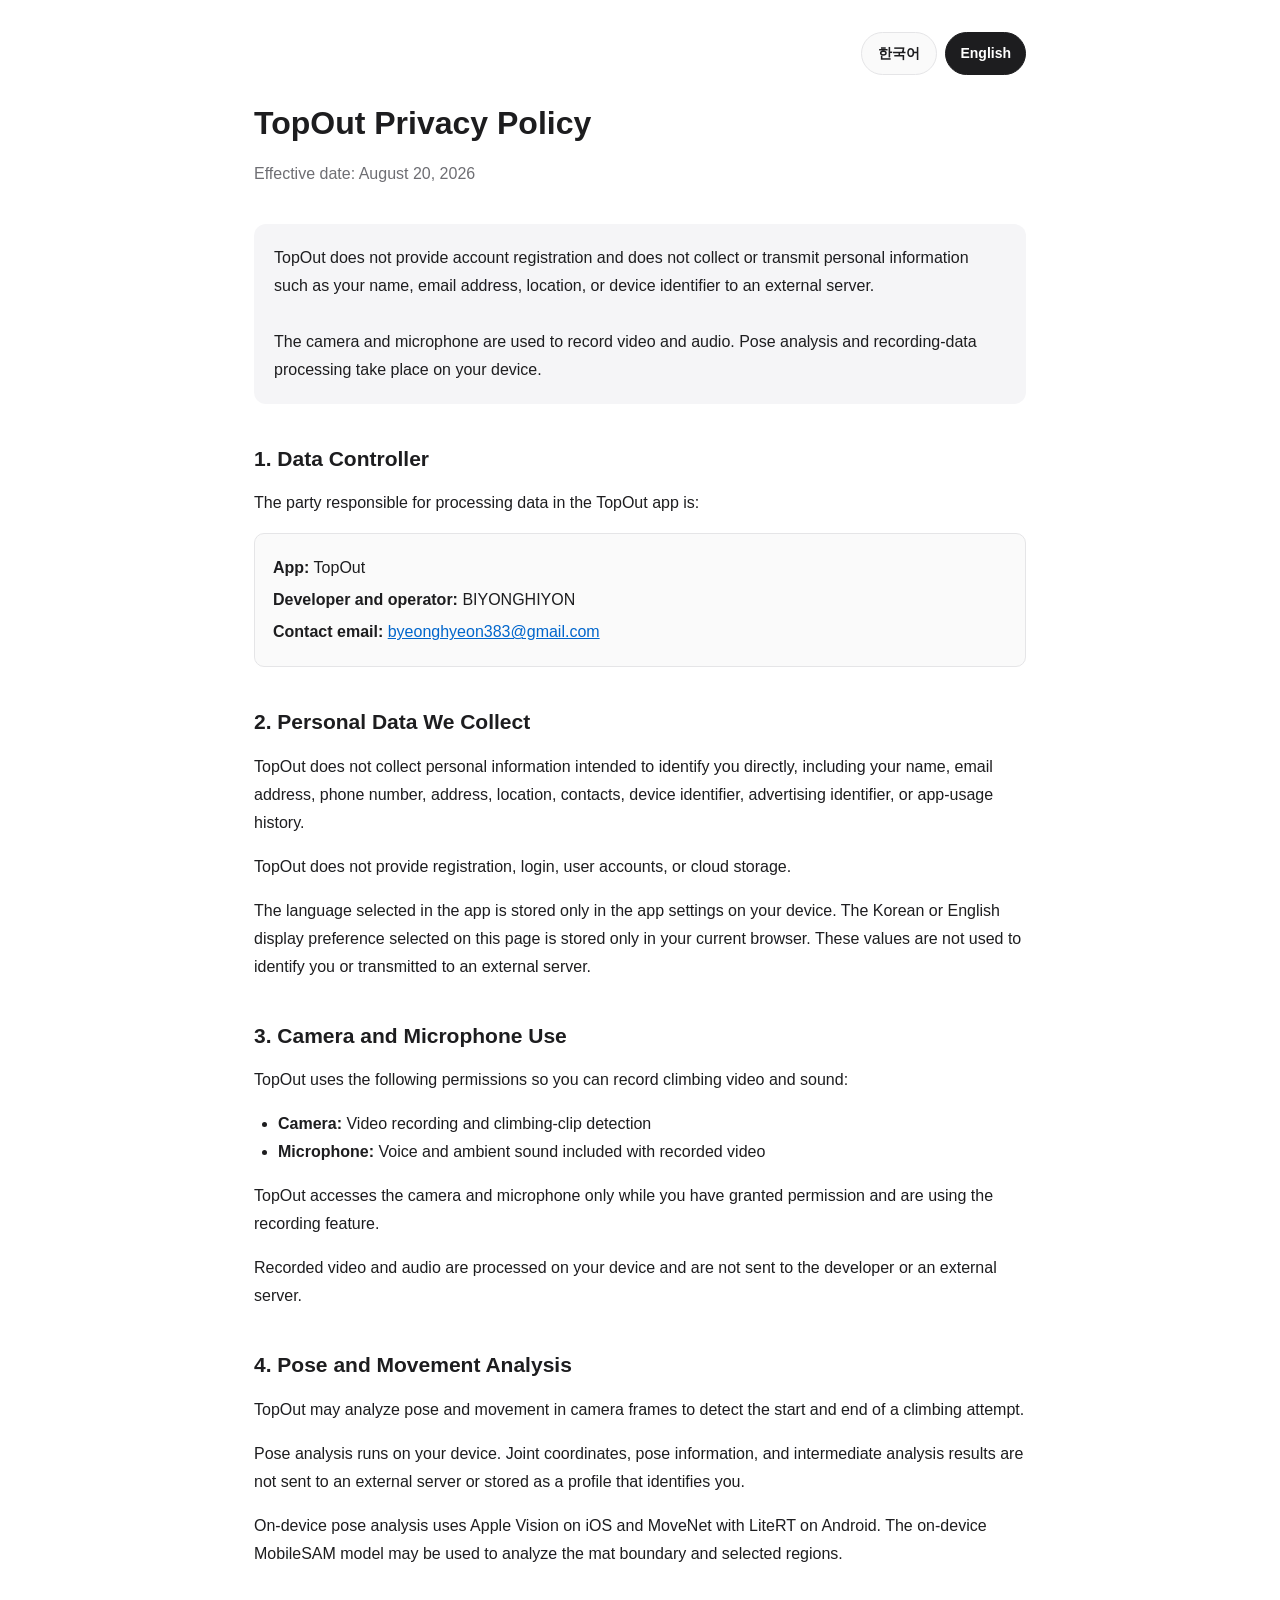
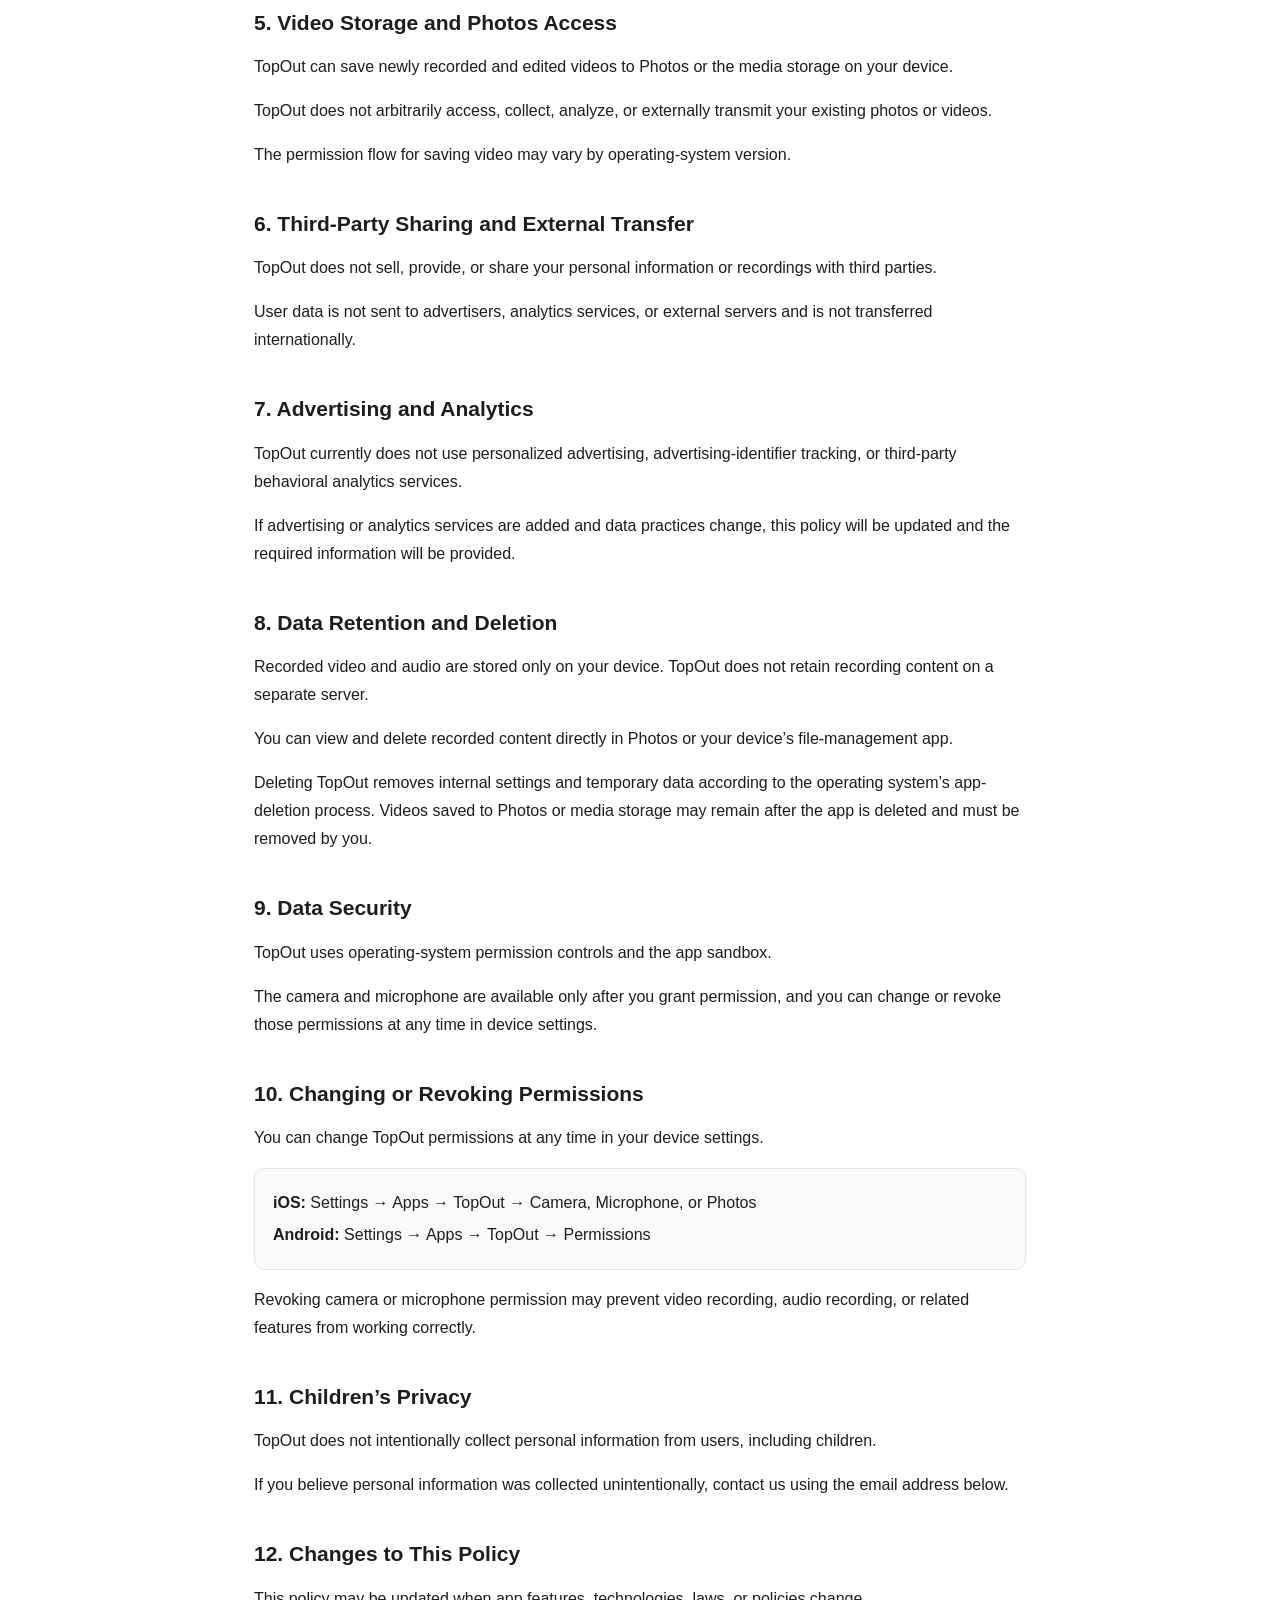
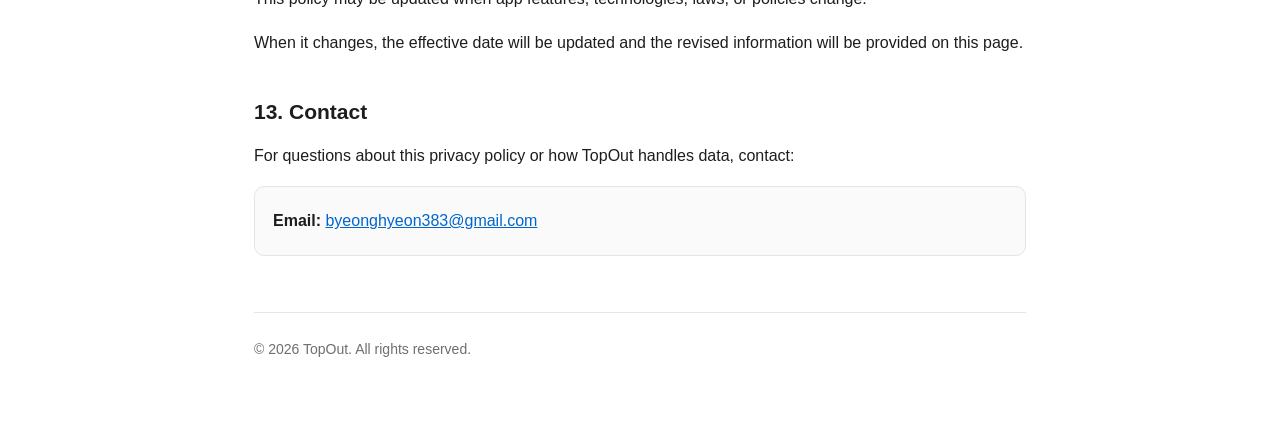
<file: docs/index.html>
<!doctype html>
<html lang="ko">
<head>
  <meta charset="utf-8">
  <meta name="viewport" content="width=device-width, initial-scale=1">
  <meta name="description" content="TopOut 개인정보 처리방침입니다. 카메라, 마이크, 영상 저장과 기기 내 분석에 관한 내용을 안내합니다.">
  <title>TopOut 개인정보 처리방침</title>

  <style>
    :root {
      color-scheme: light dark;
      --background: #ffffff;
      --surface: #f5f5f7;
      --surface-secondary: #fafafa;
      --text: #1d1d1f;
      --subtext: #6e6e73;
      --border: #e5e5e7;
      --link: #0066cc;
      --selected: #1d1d1f;
      --selected-text: #ffffff;
    }

    @media (prefers-color-scheme: dark) {
      :root {
        --background: #111214;
        --surface: #202124;
        --surface-secondary: #191a1d;
        --text: #f5f5f7;
        --subtext: #b7b7bd;
        --border: #35363a;
        --link: #70a7ff;
        --selected: #f5f5f7;
        --selected-text: #1d1d1f;
      }
    }

    * {
      box-sizing: border-box;
    }

    [hidden] {
      display: none !important;
    }

    body {
      max-width: 820px;
      margin: 0 auto;
      padding: 32px 24px 80px;
      color: var(--text);
      background: var(--background);
      font-family:
        -apple-system, BlinkMacSystemFont, "Apple SD Gothic Neo",
        "Noto Sans KR", "Segoe UI", Arial, sans-serif;
      line-height: 1.75;
      word-break: keep-all;
    }

    .language-switcher {
      display: flex;
      justify-content: flex-end;
      gap: 8px;
      margin-bottom: 28px;
    }

    .language-switcher button {
      min-width: 76px;
      padding: 8px 14px;
      border: 1px solid var(--border);
      border-radius: 999px;
      background: var(--surface-secondary);
      color: var(--text);
      font: inherit;
      font-size: 14px;
      font-weight: 700;
      cursor: pointer;
    }

    .language-switcher button[aria-pressed="true"] {
      border-color: var(--selected);
      background: var(--selected);
      color: var(--selected-text);
    }

    .language-switcher button:focus-visible,
    a:focus-visible {
      outline: 3px solid #438bf0;
      outline-offset: 3px;
    }

    h1 {
      margin: 0 0 8px;
      font-size: clamp(28px, 7vw, 32px);
      line-height: 1.3;
    }

    h2 {
      margin: 40px 0 12px;
      font-size: 21px;
      line-height: 1.4;
    }

    p,
    li {
      font-size: 16px;
    }

    ul {
      padding-left: 24px;
    }

    a {
      color: var(--link);
      overflow-wrap: anywhere;
    }

    .date {
      margin-bottom: 36px;
      color: var(--subtext);
    }

    .box {
      margin: 20px 0 36px;
      padding: 20px;
      background: var(--surface);
      border-radius: 12px;
    }

    .info {
      margin-top: 12px;
      padding: 16px 18px;
      background: var(--surface-secondary);
      border: 1px solid var(--border);
      border-radius: 10px;
    }

    .info p {
      margin: 4px 0;
    }

    footer {
      margin-top: 56px;
      padding-top: 24px;
      color: var(--subtext);
      border-top: 1px solid var(--border);
      font-size: 14px;
    }

    @media (max-width: 600px) {
      body {
        padding: 22px 20px 64px;
      }
    }
  </style>
</head>

<body>
  <nav class="language-switcher" aria-label="언어 선택 · Language selection">
    <button type="button" data-language-button="ko" aria-pressed="true">한국어</button>
    <button type="button" data-language-button="en" aria-pressed="false">English</button>
  </nav>

  <main data-language="ko" lang="ko">
    <h1>TopOut 개인정보 처리방침</h1>
    <p class="date">시행일: 2026년 8월 20일</p>

    <div class="box">
      TopOut은 별도의 회원가입 기능을 제공하지 않으며 사용자의 이름,
      이메일 주소, 위치정보, 기기 식별자 등의 개인정보를 수집하거나 외부 서버로 전송하지 않습니다.
      <br><br>
      카메라와 마이크는 영상 및 음성 녹화에 사용되며 포즈 분석과 촬영 데이터 처리는 사용자의 기기 안에서 이루어집니다.
    </div>

    <h2>1. 개인정보 처리 주체</h2>
    <p>TopOut 앱의 개인정보 처리 주체는 다음과 같습니다.</p>
    <div class="info">
      <p><strong>앱 이름:</strong> TopOut</p>
      <p><strong>개발자·운영자:</strong> BIYONGHIYON</p>
      <p><strong>문의 이메일:</strong> <a href="mailto:byeonghyeon383@gmail.com">byeonghyeon383@gmail.com</a></p>
    </div>

    <h2>2. 수집하는 개인정보</h2>
    <p>
      TopOut은 이름, 이메일 주소, 전화번호, 주소, 위치정보, 연락처, 기기 식별자,
      광고 식별자 또는 앱 이용 기록 등 사용자를 직접 식별하기 위한 개인정보를 수집하지 않습니다.
    </p>
    <p>또한 회원가입, 로그인, 사용자 계정 또는 클라우드 저장 기능을 제공하지 않습니다.</p>
    <p>
      앱 설정에서 선택한 언어는 기기 내 앱 설정에만 저장됩니다. 이 페이지에서 선택한 한국어·영어 표시 설정도
      현재 브라우저 안에만 저장됩니다. 해당 값은 개인을 식별하는 데 사용하거나 외부 서버로 전송하지 않습니다.
    </p>

    <h2>3. 카메라 및 마이크 사용</h2>
    <p>TopOut은 사용자가 클라이밍 영상과 소리를 녹화할 수 있도록 다음 권한을 사용합니다.</p>
    <ul>
      <li><strong>카메라 권한:</strong> 영상 촬영 및 촬영 구간 감지</li>
      <li><strong>마이크 권한:</strong> 촬영 영상에 포함되는 음성 및 주변 소리 녹음</li>
    </ul>
    <p>카메라와 마이크는 사용자가 권한을 허용하고 촬영 기능을 사용하는 동안에만 접근합니다.</p>
    <p>촬영된 영상과 음성은 사용자의 기기에서 처리되며 개발자 또는 외부 서버로 전송되지 않습니다.</p>

    <h2>4. 포즈 및 움직임 분석</h2>
    <p>
      TopOut은 클라이밍 시작과 종료 시점을 감지하기 위해 카메라 영상에서 사용자의 자세와 움직임을 분석할 수 있습니다.
    </p>
    <p>
      포즈 분석은 기기 안에서 수행됩니다. 분석 과정에서 생성되는 관절 좌표, 포즈 정보와 중간 결과는
      외부 서버로 전송되지 않으며 사용자를 식별하는 프로필로 저장되지 않습니다.
    </p>
    <p>
      기기 내 포즈 분석에는 iOS에서 Apple Vision, Android에서 MoveNet과 LiteRT를 사용합니다.
      매트 경계와 선택 영역 분석에는 기기 내 MobileSAM 모델을 사용할 수 있습니다.
    </p>

    <h2>5. 영상 저장 및 사진 앱 접근</h2>
    <p>TopOut은 새로 촬영하고 편집한 영상을 기기의 사진 앱 또는 미디어 저장소에 저장할 수 있습니다.</p>
    <p>사용자의 기존 사진이나 영상을 임의로 열람, 수집, 분석하거나 외부로 전송하지 않습니다.</p>
    <p>운영체제 버전에 따라 영상 저장을 위한 권한 요청 방식이 달라질 수 있습니다.</p>

    <h2>6. 제3자 제공 및 외부 전송</h2>
    <p>TopOut은 사용자의 개인정보나 촬영 데이터를 제3자에게 판매, 제공 또는 공유하지 않습니다.</p>
    <p>사용자 데이터를 광고 사업자, 데이터 분석 서비스 또는 외부 서버에 전송하지 않으며 국외로 이전하지 않습니다.</p>

    <h2>7. 광고 및 분석 도구</h2>
    <p>TopOut은 현재 맞춤형 광고, 광고 식별자 기반 추적 또는 사용자 행동 분석을 위한 외부 광고·분석 서비스를 사용하지 않습니다.</p>
    <p>
      향후 광고 또는 분석 서비스가 추가되어 개인정보 처리 방식이 변경되면 본 개인정보 처리방침을 수정하고 필요한 내용을 안내합니다.
    </p>

    <h2>8. 데이터 보관 및 삭제</h2>
    <p>촬영된 영상과 음성은 사용자의 기기에만 저장되며 TopOut은 별도의 서버에 촬영 콘텐츠를 보관하지 않습니다.</p>
    <p>사용자는 기기의 사진 앱 또는 파일 관리 앱에서 촬영 콘텐츠를 직접 확인하고 삭제할 수 있습니다.</p>
    <p>
      앱을 삭제하면 앱 내부 설정과 임시 데이터는 운영체제의 앱 삭제 절차에 따라 제거됩니다.
      사진 앱이나 미디어 저장소에 저장된 영상은 앱 삭제 후에도 남을 수 있으므로 사용자가 직접 삭제해야 합니다.
    </p>

    <h2>9. 개인정보의 안전한 처리</h2>
    <p>TopOut은 운영체제가 제공하는 권한 관리 기능과 앱 샌드박스 환경을 사용합니다.</p>
    <p>카메라와 마이크는 사용자가 권한을 허용한 경우에만 이용하며 사용자는 언제든지 기기 설정에서 권한을 변경하거나 철회할 수 있습니다.</p>

    <h2>10. 권한 변경 및 철회</h2>
    <p>사용자는 기기 설정에서 TopOut에 허용한 권한을 언제든지 변경할 수 있습니다.</p>
    <div class="info">
      <p><strong>iOS:</strong> 설정 → 앱 → TopOut → 카메라·마이크·사진</p>
      <p><strong>Android:</strong> 설정 → 애플리케이션 → TopOut → 권한</p>
    </div>
    <p>카메라 또는 마이크 권한을 철회하면 영상 촬영이나 음성 녹음 등 일부 기능이 정상적으로 작동하지 않을 수 있습니다.</p>

    <h2>11. 아동의 개인정보</h2>
    <p>TopOut은 아동을 포함한 사용자로부터 개인정보를 의도적으로 수집하지 않습니다.</p>
    <p>개인정보가 의도하지 않게 수집되었다고 판단되면 아래 문의 이메일로 연락해 주세요.</p>

    <h2>12. 개인정보 처리방침의 변경</h2>
    <p>앱 기능, 적용 기술 또는 관련 법령과 정책의 변경에 따라 본 개인정보 처리방침이 수정될 수 있습니다.</p>
    <p>내용이 변경되면 시행일을 갱신하고 이 페이지를 통해 안내합니다.</p>

    <h2>13. 문의</h2>
    <p>개인정보 처리방침 또는 TopOut의 데이터 처리 방식에 관한 문의는 아래 이메일로 연락해 주세요.</p>
    <div class="info">
      <p><strong>이메일:</strong> <a href="mailto:byeonghyeon383@gmail.com">byeonghyeon383@gmail.com</a></p>
    </div>
  </main>

  <main data-language="en" lang="en" hidden>
    <h1>TopOut Privacy Policy</h1>
    <p class="date">Effective date: August 20, 2026</p>

    <div class="box">
      TopOut does not provide account registration and does not collect or transmit personal information
      such as your name, email address, location, or device identifier to an external server.
      <br><br>
      The camera and microphone are used to record video and audio. Pose analysis and recording-data processing take place on your device.
    </div>

    <h2>1. Data Controller</h2>
    <p>The party responsible for processing data in the TopOut app is:</p>
    <div class="info">
      <p><strong>App:</strong> TopOut</p>
      <p><strong>Developer and operator:</strong> BIYONGHIYON</p>
      <p><strong>Contact email:</strong> <a href="mailto:byeonghyeon383@gmail.com">byeonghyeon383@gmail.com</a></p>
    </div>

    <h2>2. Personal Data We Collect</h2>
    <p>
      TopOut does not collect personal information intended to identify you directly, including your name,
      email address, phone number, address, location, contacts, device identifier, advertising identifier, or app-usage history.
    </p>
    <p>TopOut does not provide registration, login, user accounts, or cloud storage.</p>
    <p>
      The language selected in the app is stored only in the app settings on your device.
      The Korean or English display preference selected on this page is stored only in your current browser.
      These values are not used to identify you or transmitted to an external server.
    </p>

    <h2>3. Camera and Microphone Use</h2>
    <p>TopOut uses the following permissions so you can record climbing video and sound:</p>
    <ul>
      <li><strong>Camera:</strong> Video recording and climbing-clip detection</li>
      <li><strong>Microphone:</strong> Voice and ambient sound included with recorded video</li>
    </ul>
    <p>TopOut accesses the camera and microphone only while you have granted permission and are using the recording feature.</p>
    <p>Recorded video and audio are processed on your device and are not sent to the developer or an external server.</p>

    <h2>4. Pose and Movement Analysis</h2>
    <p>TopOut may analyze pose and movement in camera frames to detect the start and end of a climbing attempt.</p>
    <p>
      Pose analysis runs on your device. Joint coordinates, pose information, and intermediate analysis results
      are not sent to an external server or stored as a profile that identifies you.
    </p>
    <p>
      On-device pose analysis uses Apple Vision on iOS and MoveNet with LiteRT on Android.
      The on-device MobileSAM model may be used to analyze the mat boundary and selected regions.
    </p>

    <h2>5. Video Storage and Photos Access</h2>
    <p>TopOut can save newly recorded and edited videos to Photos or the media storage on your device.</p>
    <p>TopOut does not arbitrarily access, collect, analyze, or externally transmit your existing photos or videos.</p>
    <p>The permission flow for saving video may vary by operating-system version.</p>

    <h2>6. Third-Party Sharing and External Transfer</h2>
    <p>TopOut does not sell, provide, or share your personal information or recordings with third parties.</p>
    <p>User data is not sent to advertisers, analytics services, or external servers and is not transferred internationally.</p>

    <h2>7. Advertising and Analytics</h2>
    <p>TopOut currently does not use personalized advertising, advertising-identifier tracking, or third-party behavioral analytics services.</p>
    <p>If advertising or analytics services are added and data practices change, this policy will be updated and the required information will be provided.</p>

    <h2>8. Data Retention and Deletion</h2>
    <p>Recorded video and audio are stored only on your device. TopOut does not retain recording content on a separate server.</p>
    <p>You can view and delete recorded content directly in Photos or your device’s file-management app.</p>
    <p>
      Deleting TopOut removes internal settings and temporary data according to the operating system’s app-deletion process.
      Videos saved to Photos or media storage may remain after the app is deleted and must be removed by you.
    </p>

    <h2>9. Data Security</h2>
    <p>TopOut uses operating-system permission controls and the app sandbox.</p>
    <p>The camera and microphone are available only after you grant permission, and you can change or revoke those permissions at any time in device settings.</p>

    <h2>10. Changing or Revoking Permissions</h2>
    <p>You can change TopOut permissions at any time in your device settings.</p>
    <div class="info">
      <p><strong>iOS:</strong> Settings → Apps → TopOut → Camera, Microphone, or Photos</p>
      <p><strong>Android:</strong> Settings → Apps → TopOut → Permissions</p>
    </div>
    <p>Revoking camera or microphone permission may prevent video recording, audio recording, or related features from working correctly.</p>

    <h2>11. Children’s Privacy</h2>
    <p>TopOut does not intentionally collect personal information from users, including children.</p>
    <p>If you believe personal information was collected unintentionally, contact us using the email address below.</p>

    <h2>12. Changes to This Policy</h2>
    <p>This policy may be updated when app features, technologies, laws, or policies change.</p>
    <p>When it changes, the effective date will be updated and the revised information will be provided on this page.</p>

    <h2>13. Contact</h2>
    <p>For questions about this privacy policy or how TopOut handles data, contact:</p>
    <div class="info">
      <p><strong>Email:</strong> <a href="mailto:byeonghyeon383@gmail.com">byeonghyeon383@gmail.com</a></p>
    </div>
  </main>

  <footer>© 2026 TopOut. All rights reserved.</footer>

  <script>
    (() => {
      const supportedLanguages = new Set(["ko", "en"]);
      const pages = document.querySelectorAll("[data-language]");
      const buttons = document.querySelectorAll("[data-language-button]");
      const description = document.querySelector('meta[name="description"]');
      const metadata = {
        ko: {
          title: "TopOut 개인정보 처리방침",
          description: "TopOut 개인정보 처리방침입니다. 카메라, 마이크, 영상 저장과 기기 내 분석에 관한 내용을 안내합니다."
        },
        en: {
          title: "TopOut Privacy Policy",
          description: "TopOut Privacy Policy covering camera, microphone, video storage, and on-device analysis."
        }
      };

      const queryLanguage = new URLSearchParams(window.location.search).get("lang");
      const savedLanguage = (() => {
        try {
          return window.localStorage.getItem("topout.privacy.language");
        } catch {
          return null;
        }
      })();
      const browserLanguage = navigator.language.toLowerCase().startsWith("ko") ? "ko" : "en";
      const initialLanguage = supportedLanguages.has(queryLanguage)
        ? queryLanguage
        : supportedLanguages.has(savedLanguage)
          ? savedLanguage
          : browserLanguage;

      function setLanguage(language, shouldSave) {
        const selected = supportedLanguages.has(language) ? language : "en";
        document.documentElement.lang = selected;
        document.title = metadata[selected].title;
        description.setAttribute("content", metadata[selected].description);

        pages.forEach((page) => {
          page.hidden = page.dataset.language !== selected;
        });
        buttons.forEach((button) => {
          button.setAttribute("aria-pressed", String(button.dataset.languageButton === selected));
        });

        if (shouldSave) {
          try {
            window.localStorage.setItem("topout.privacy.language", selected);
          } catch {
            // 저장소가 차단돼도 현재 페이지의 언어 전환은 유지한다.
          }
        }
      }

      buttons.forEach((button) => {
        button.addEventListener("click", () => {
          setLanguage(button.dataset.languageButton, true);
        });
      });

      setLanguage(initialLanguage, false);
    })();
  </script>
</body>
</html>
</file>
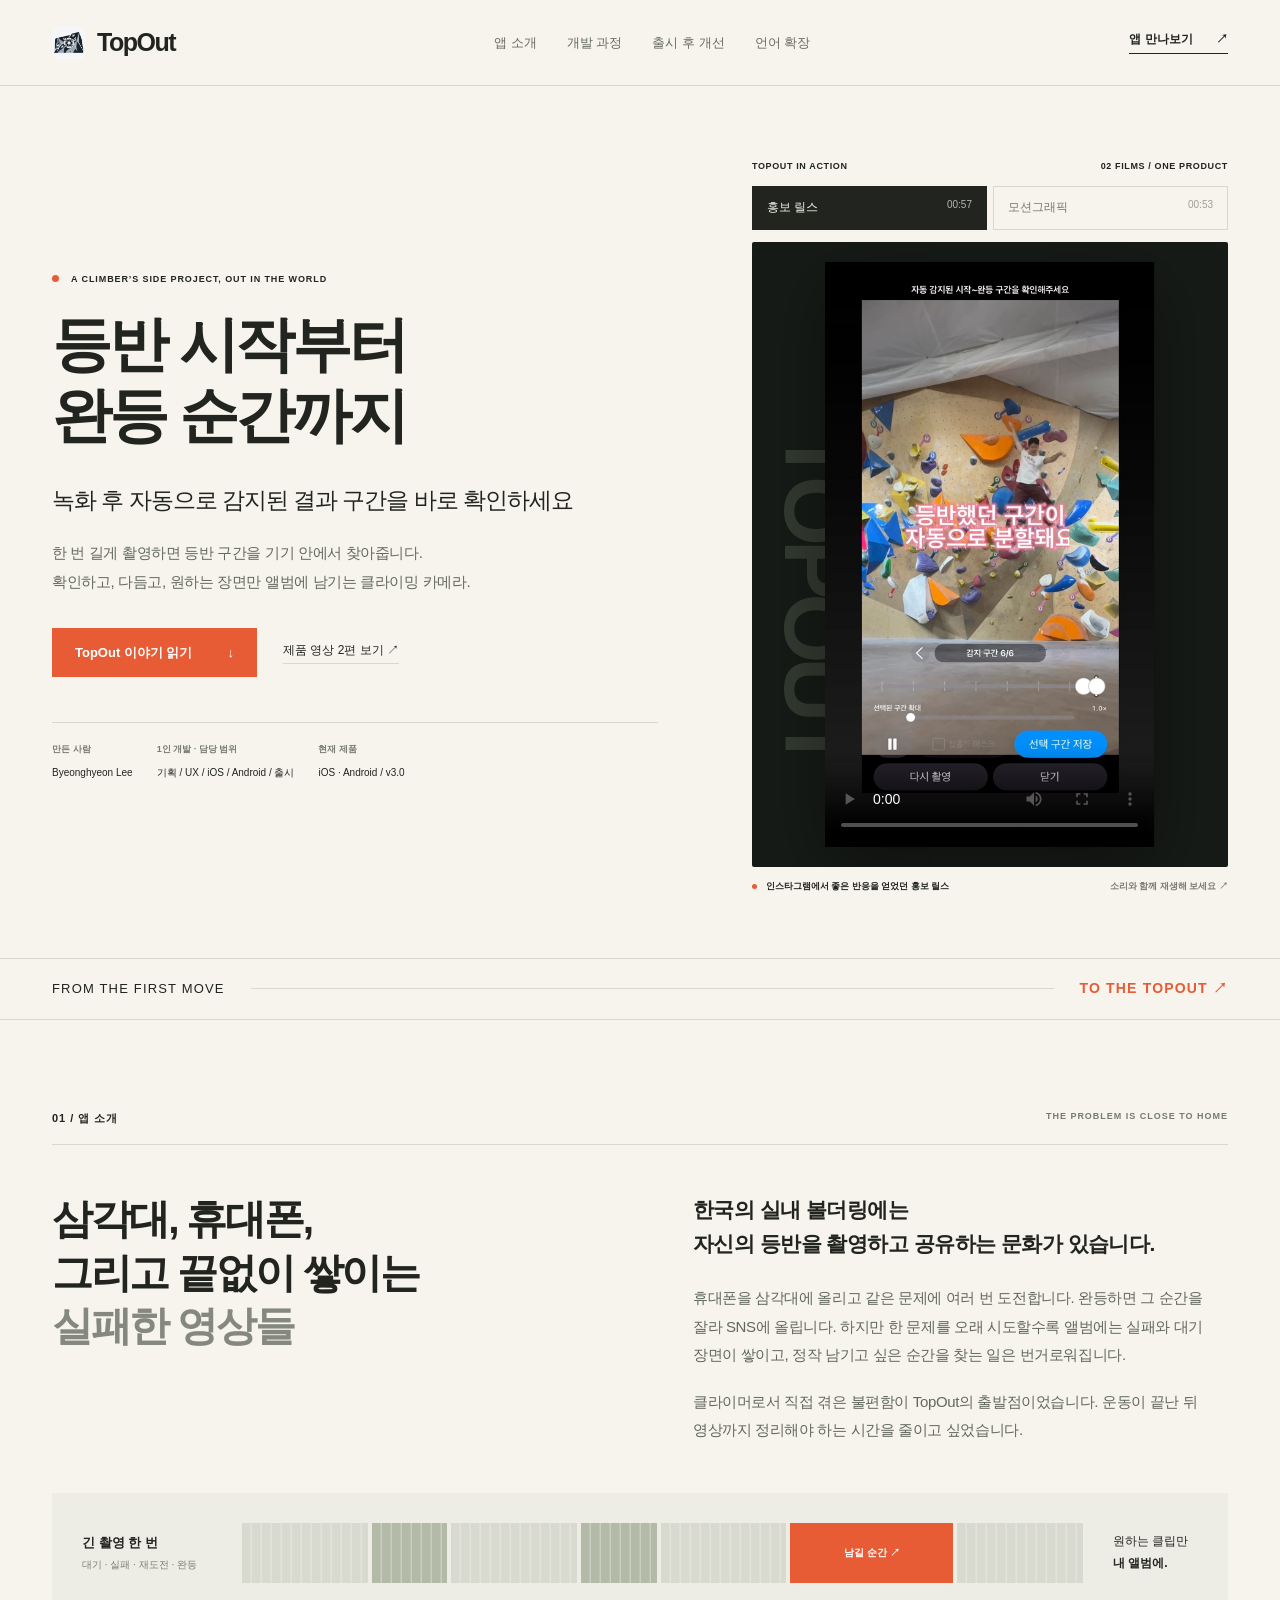
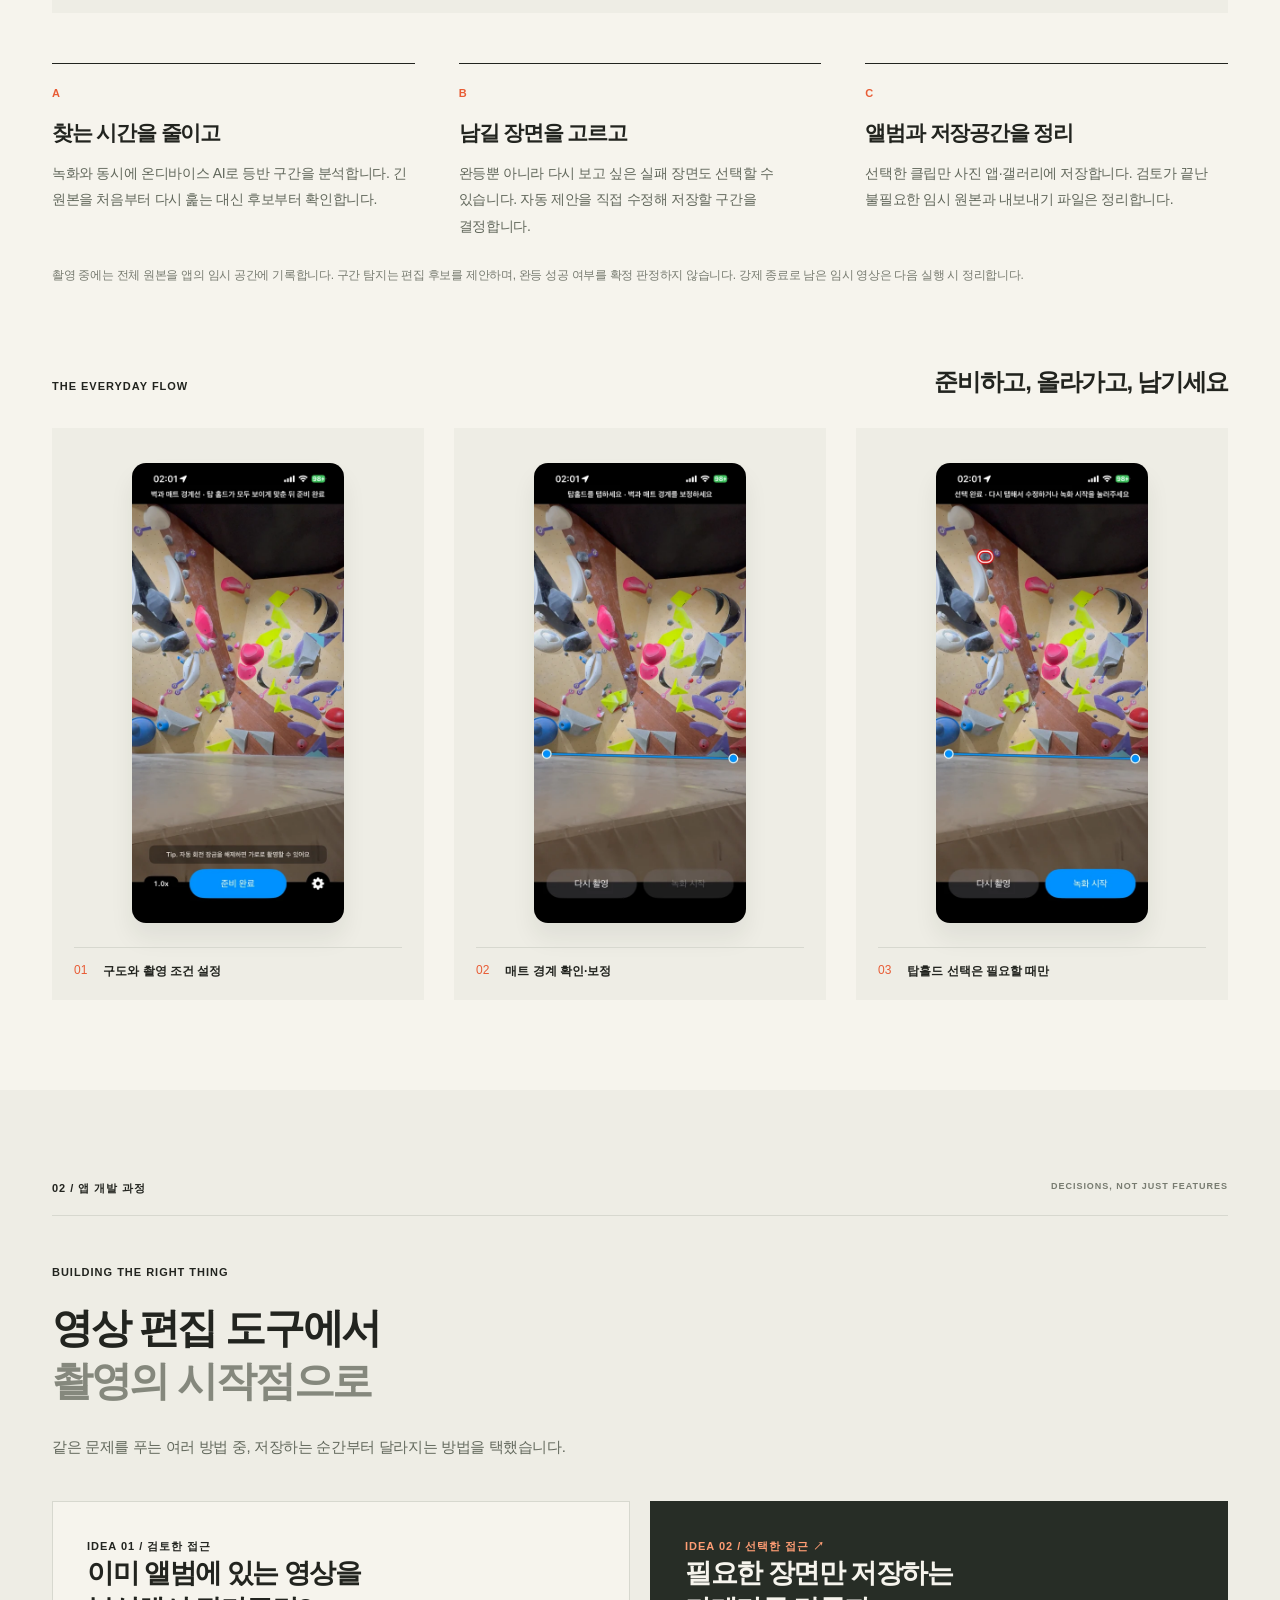
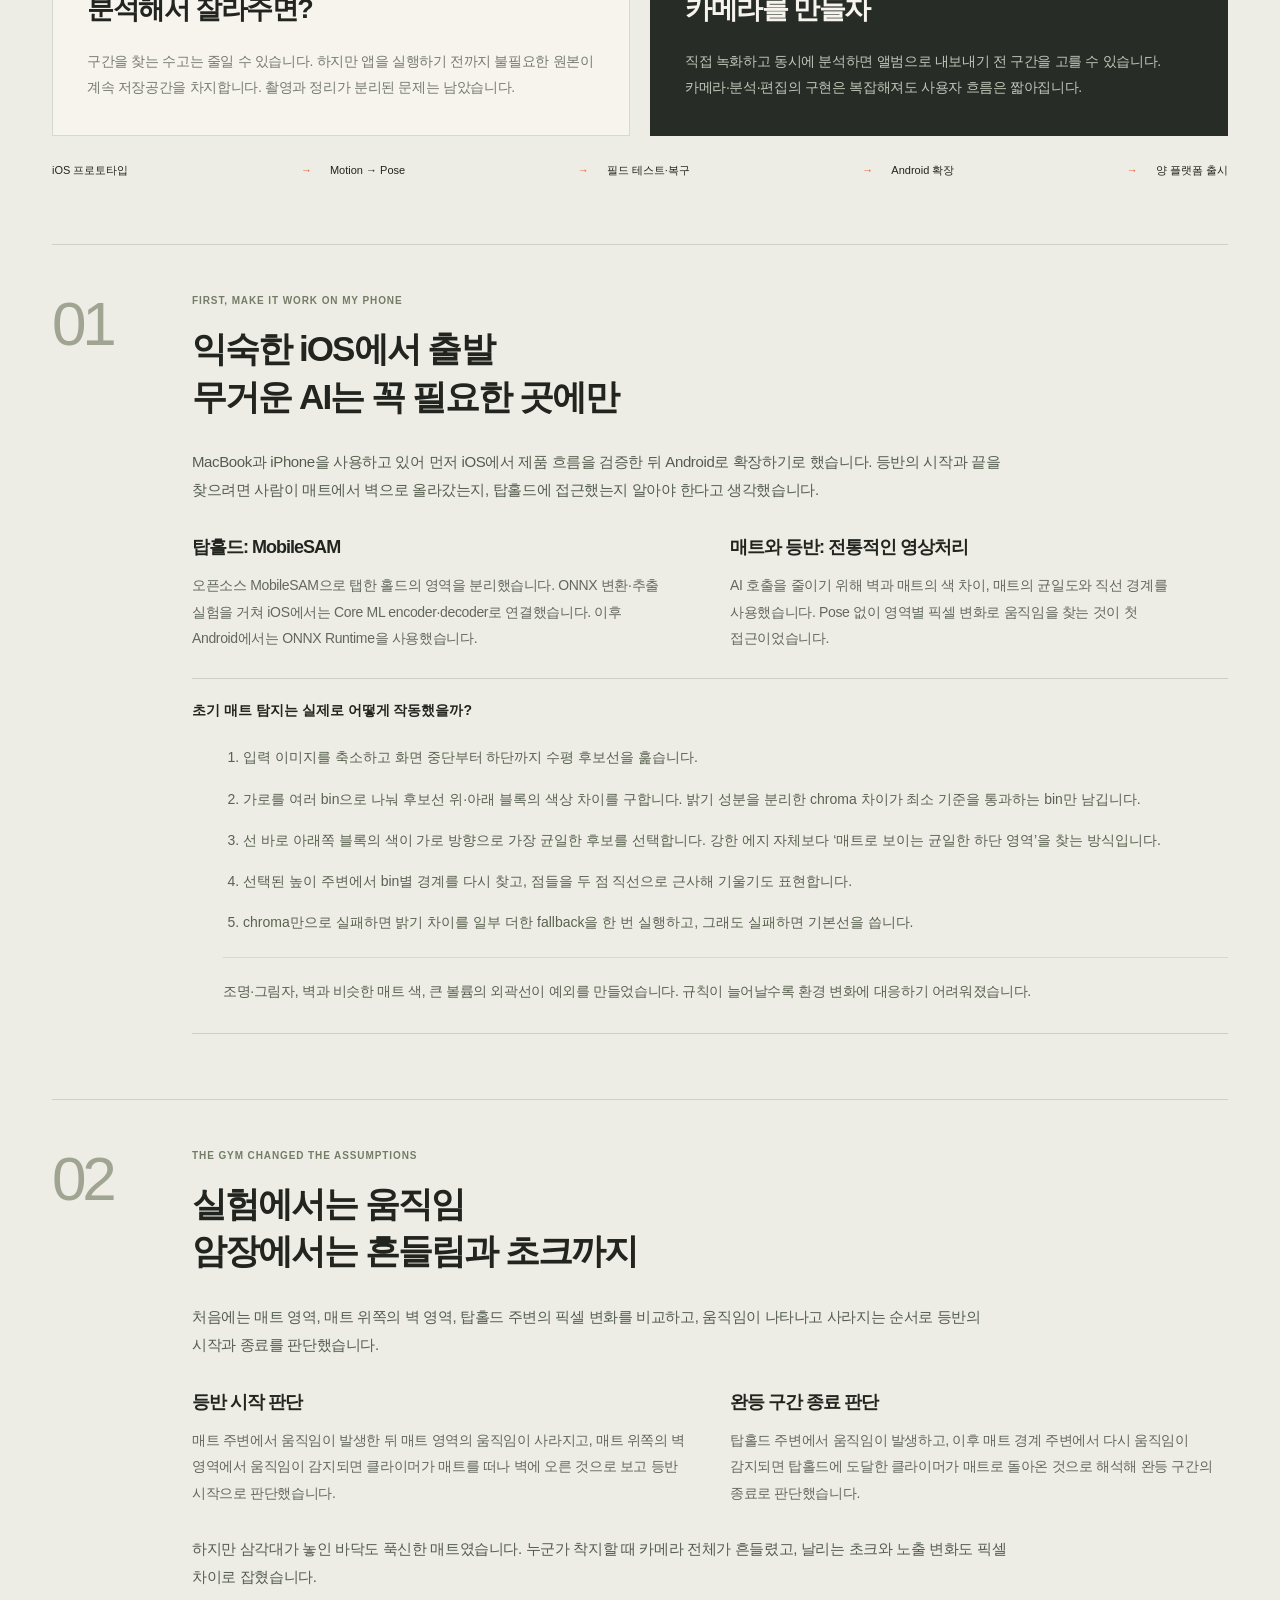
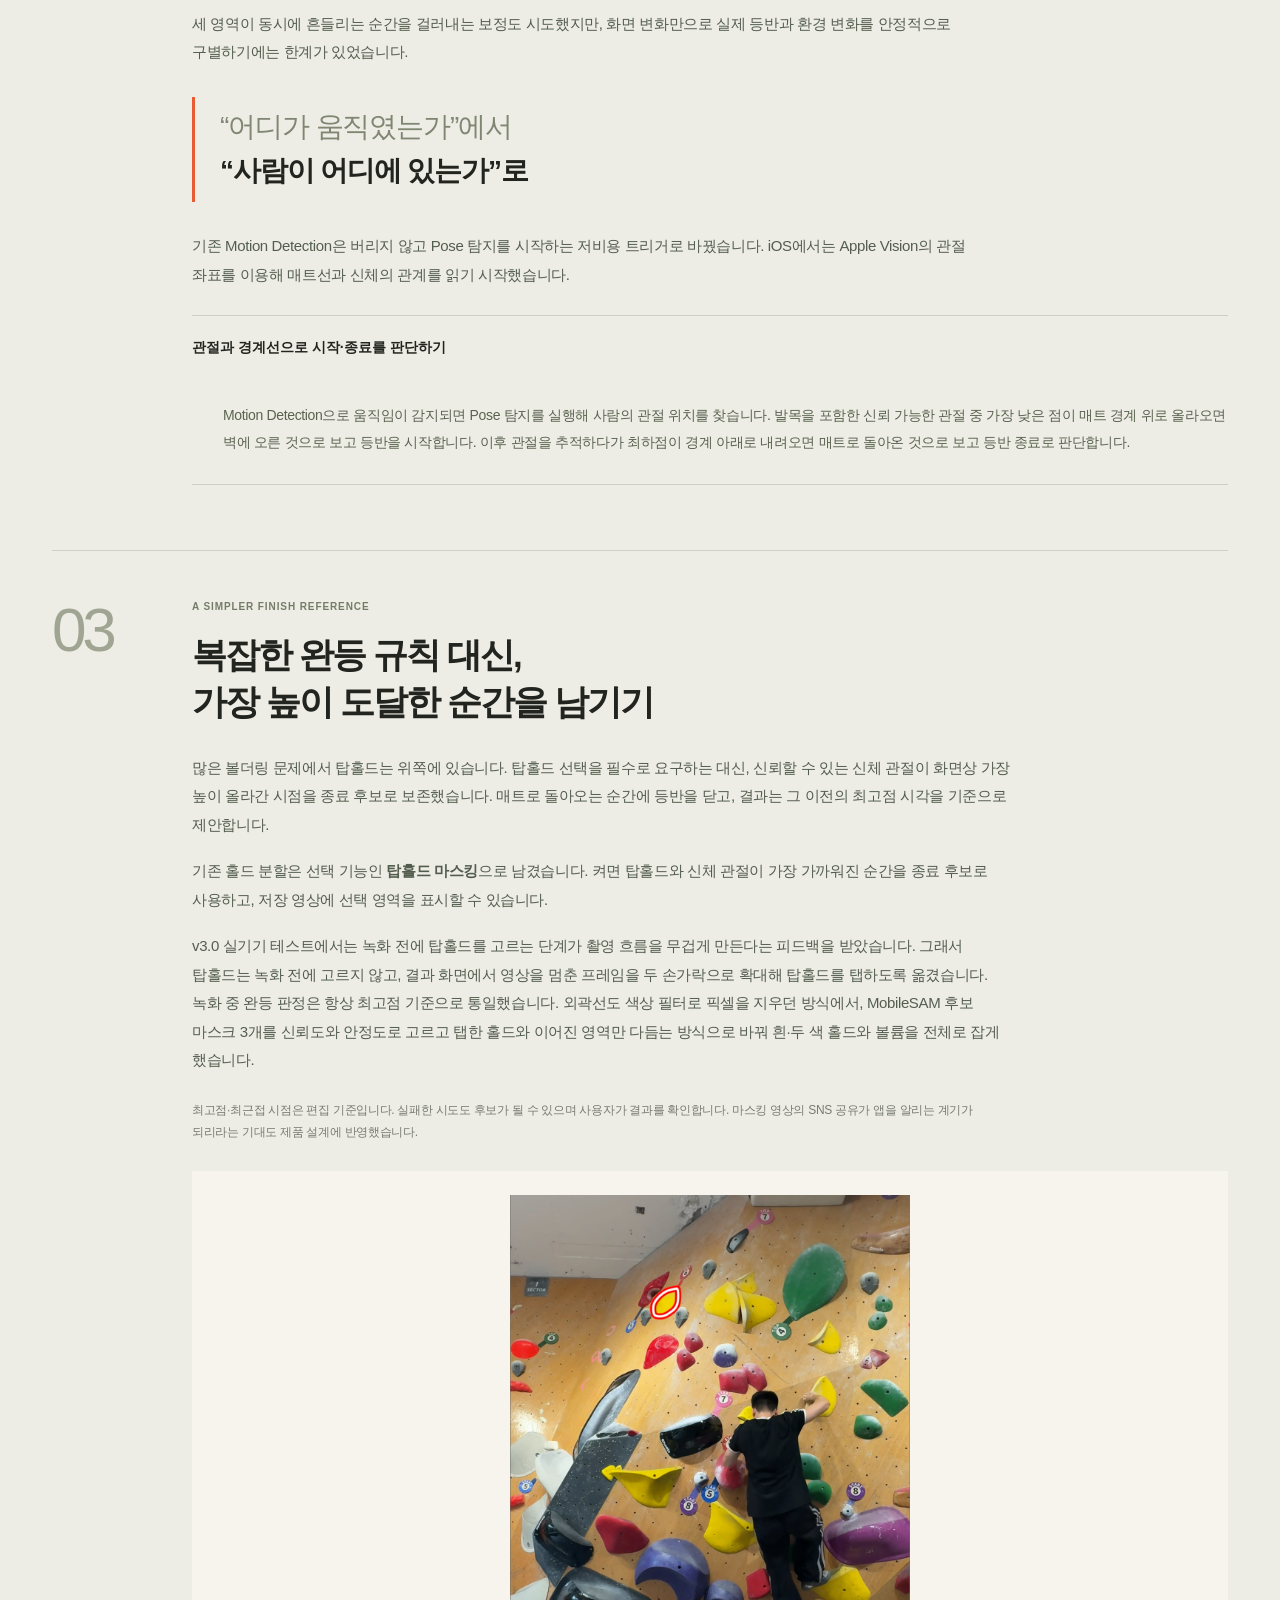
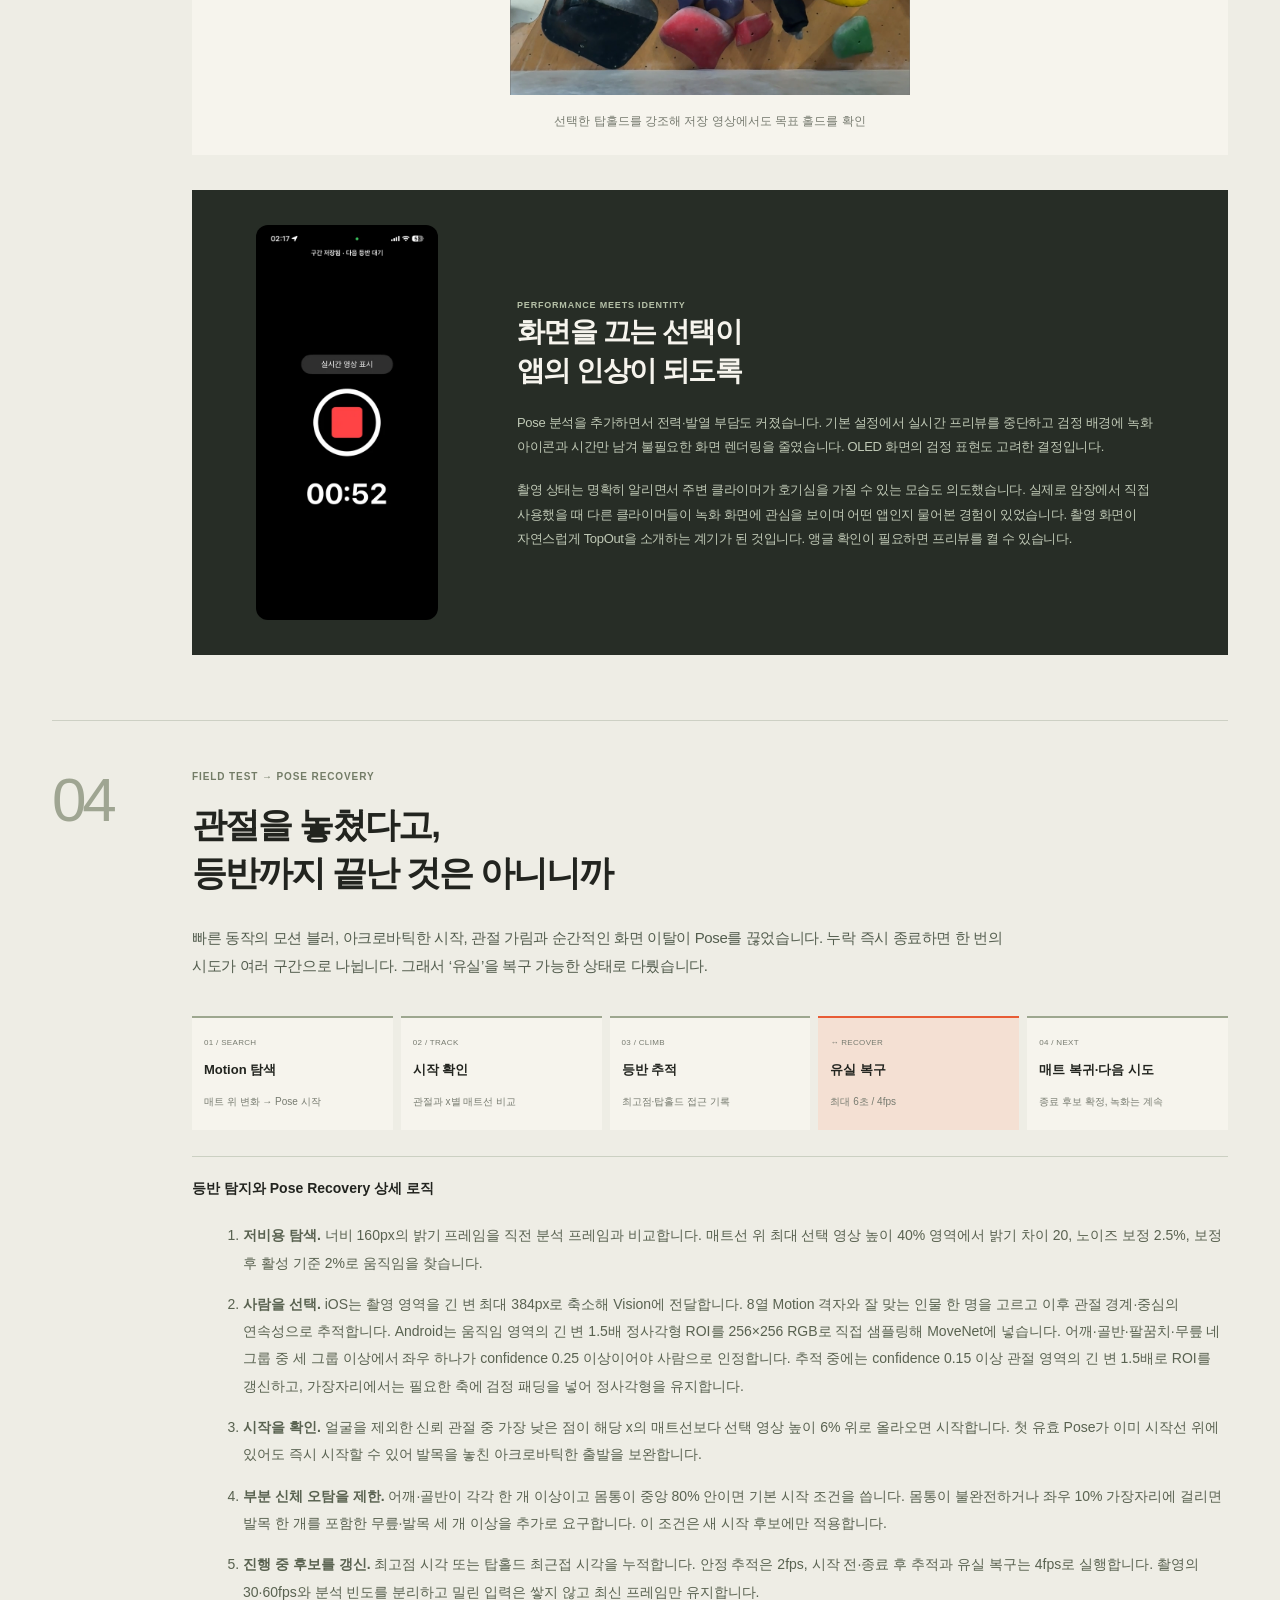
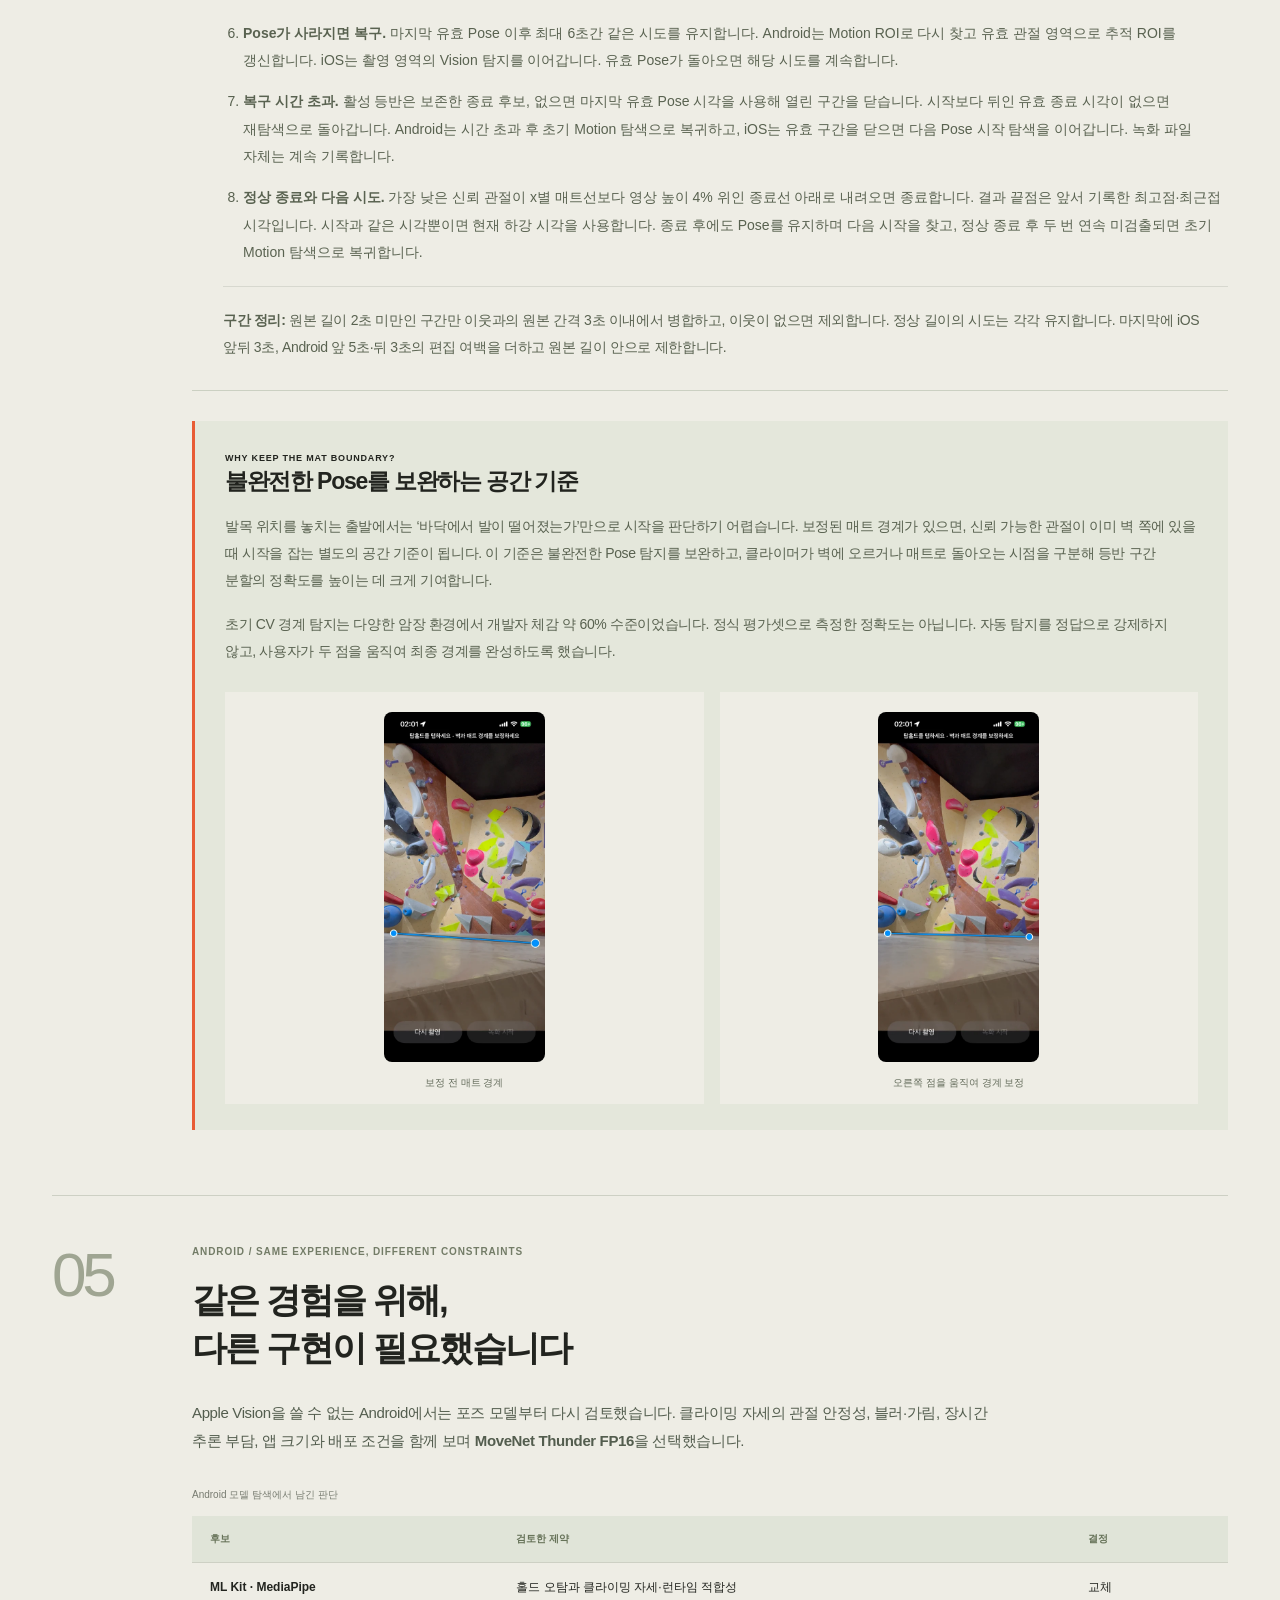
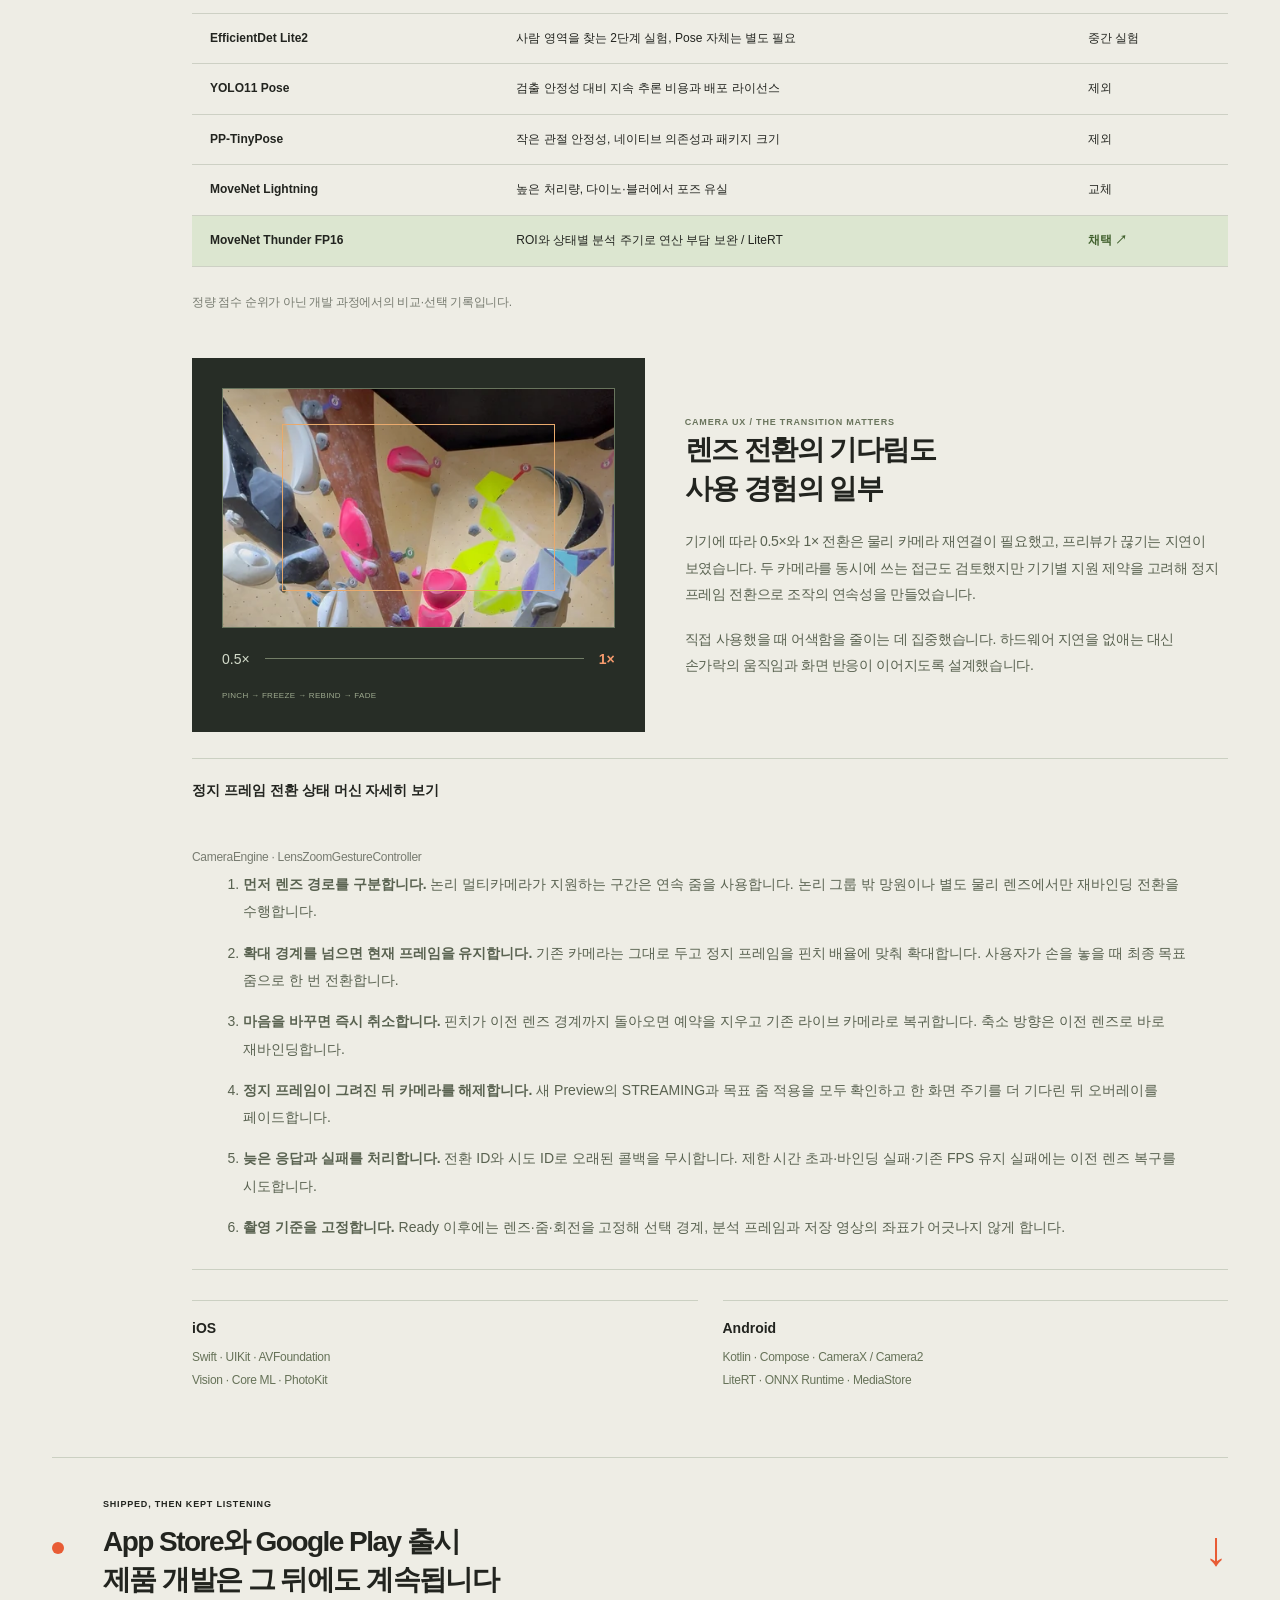
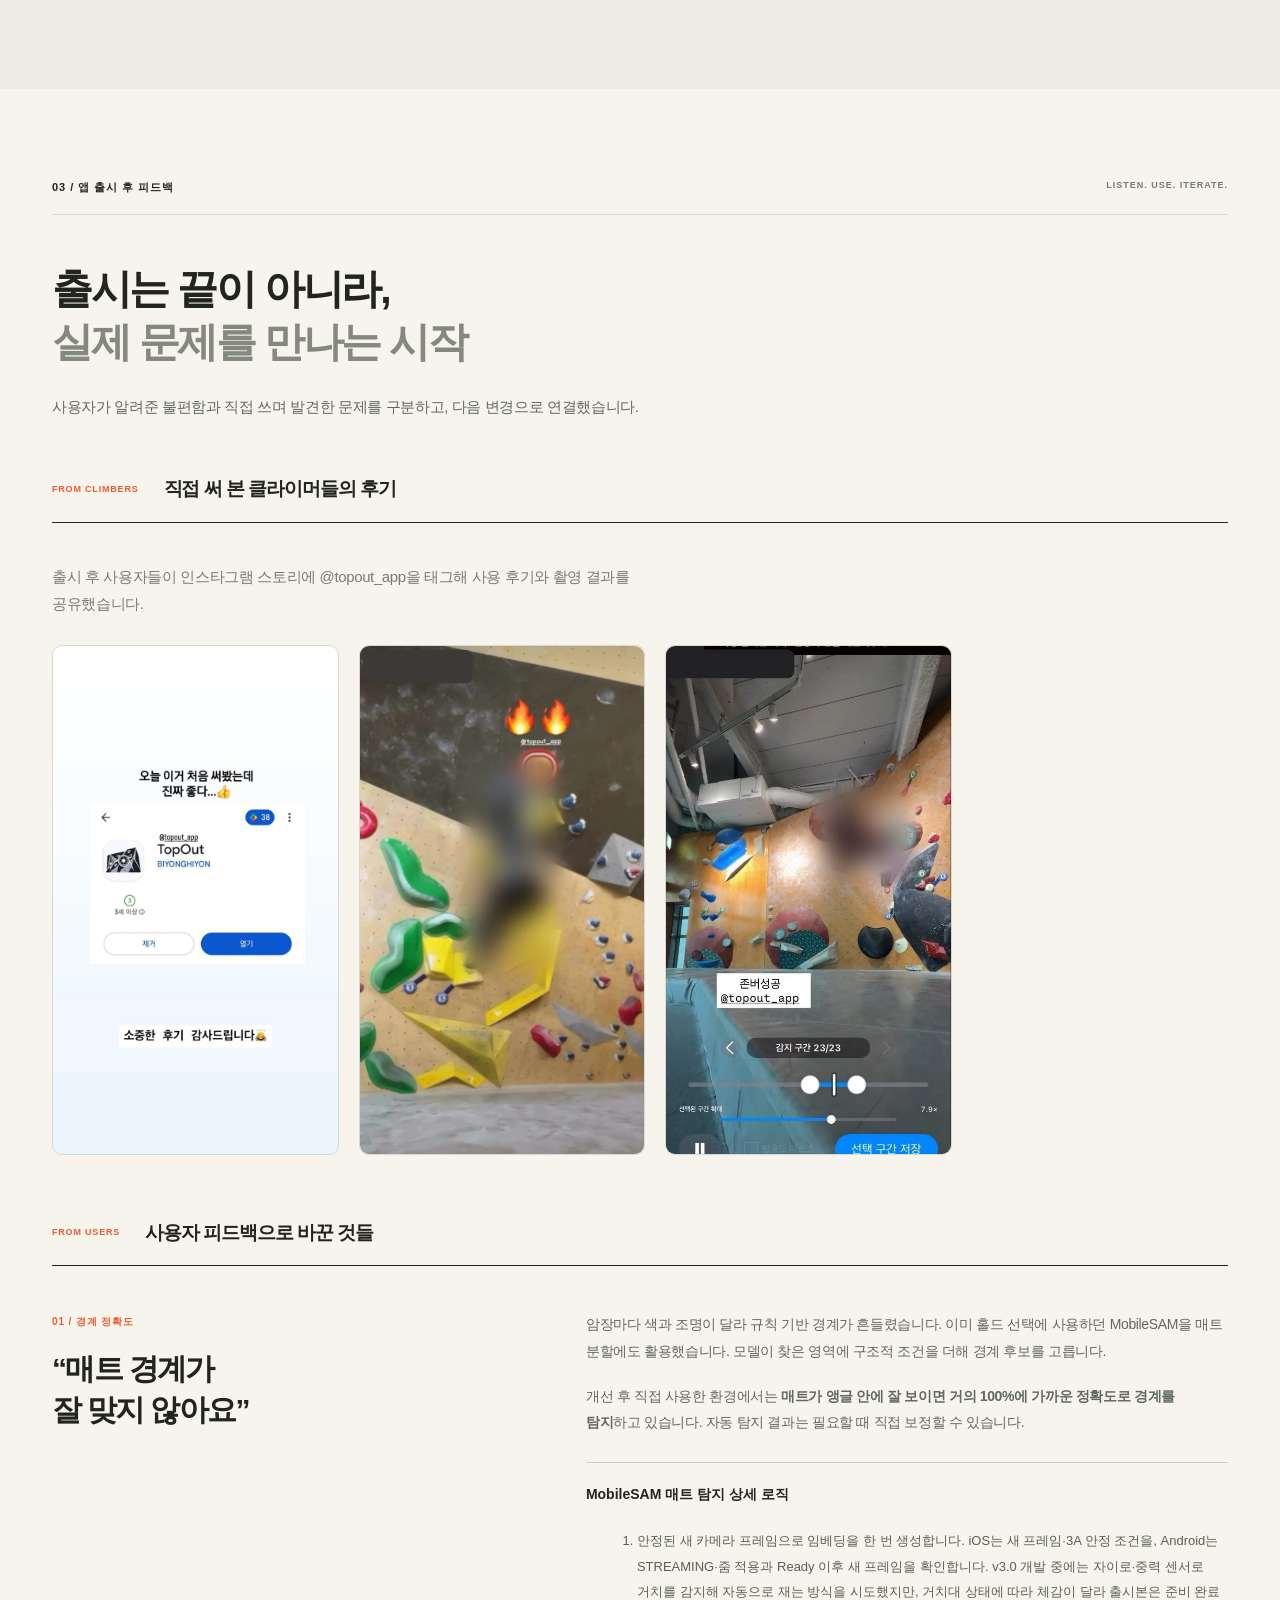
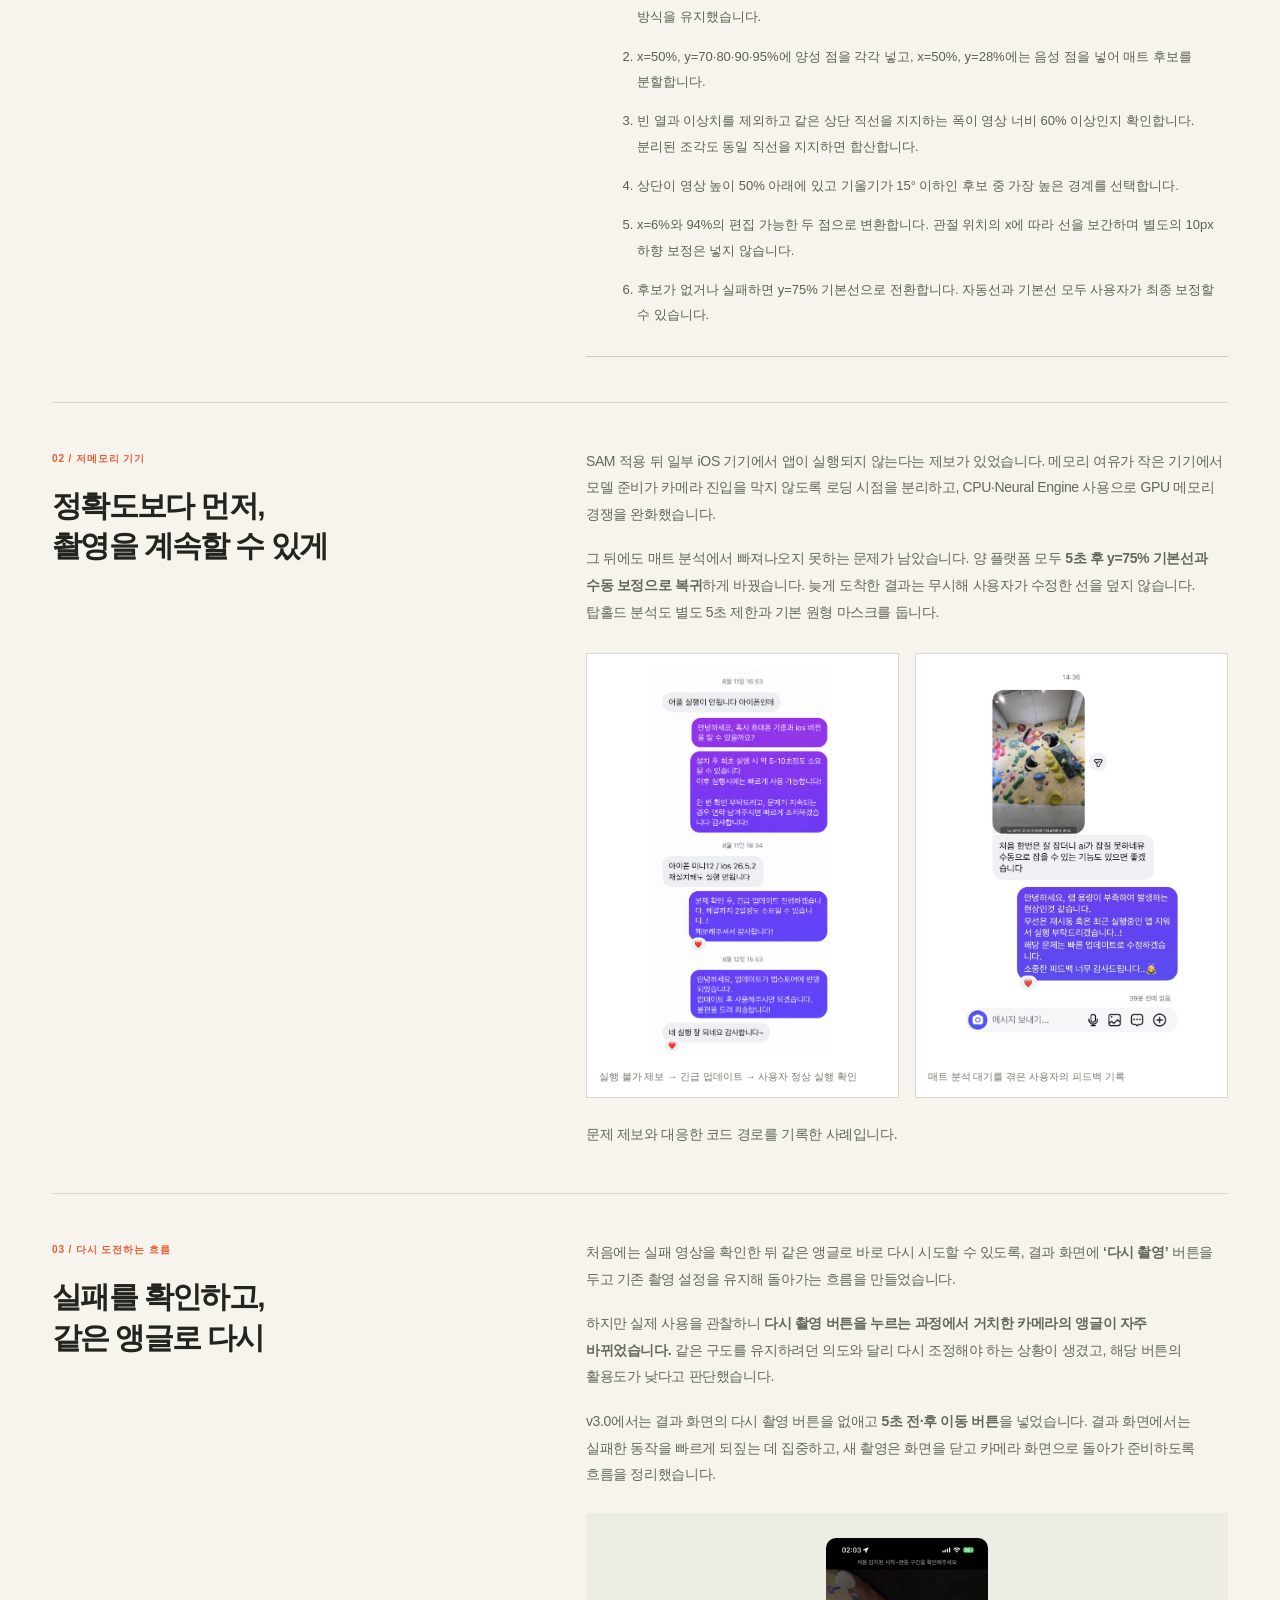
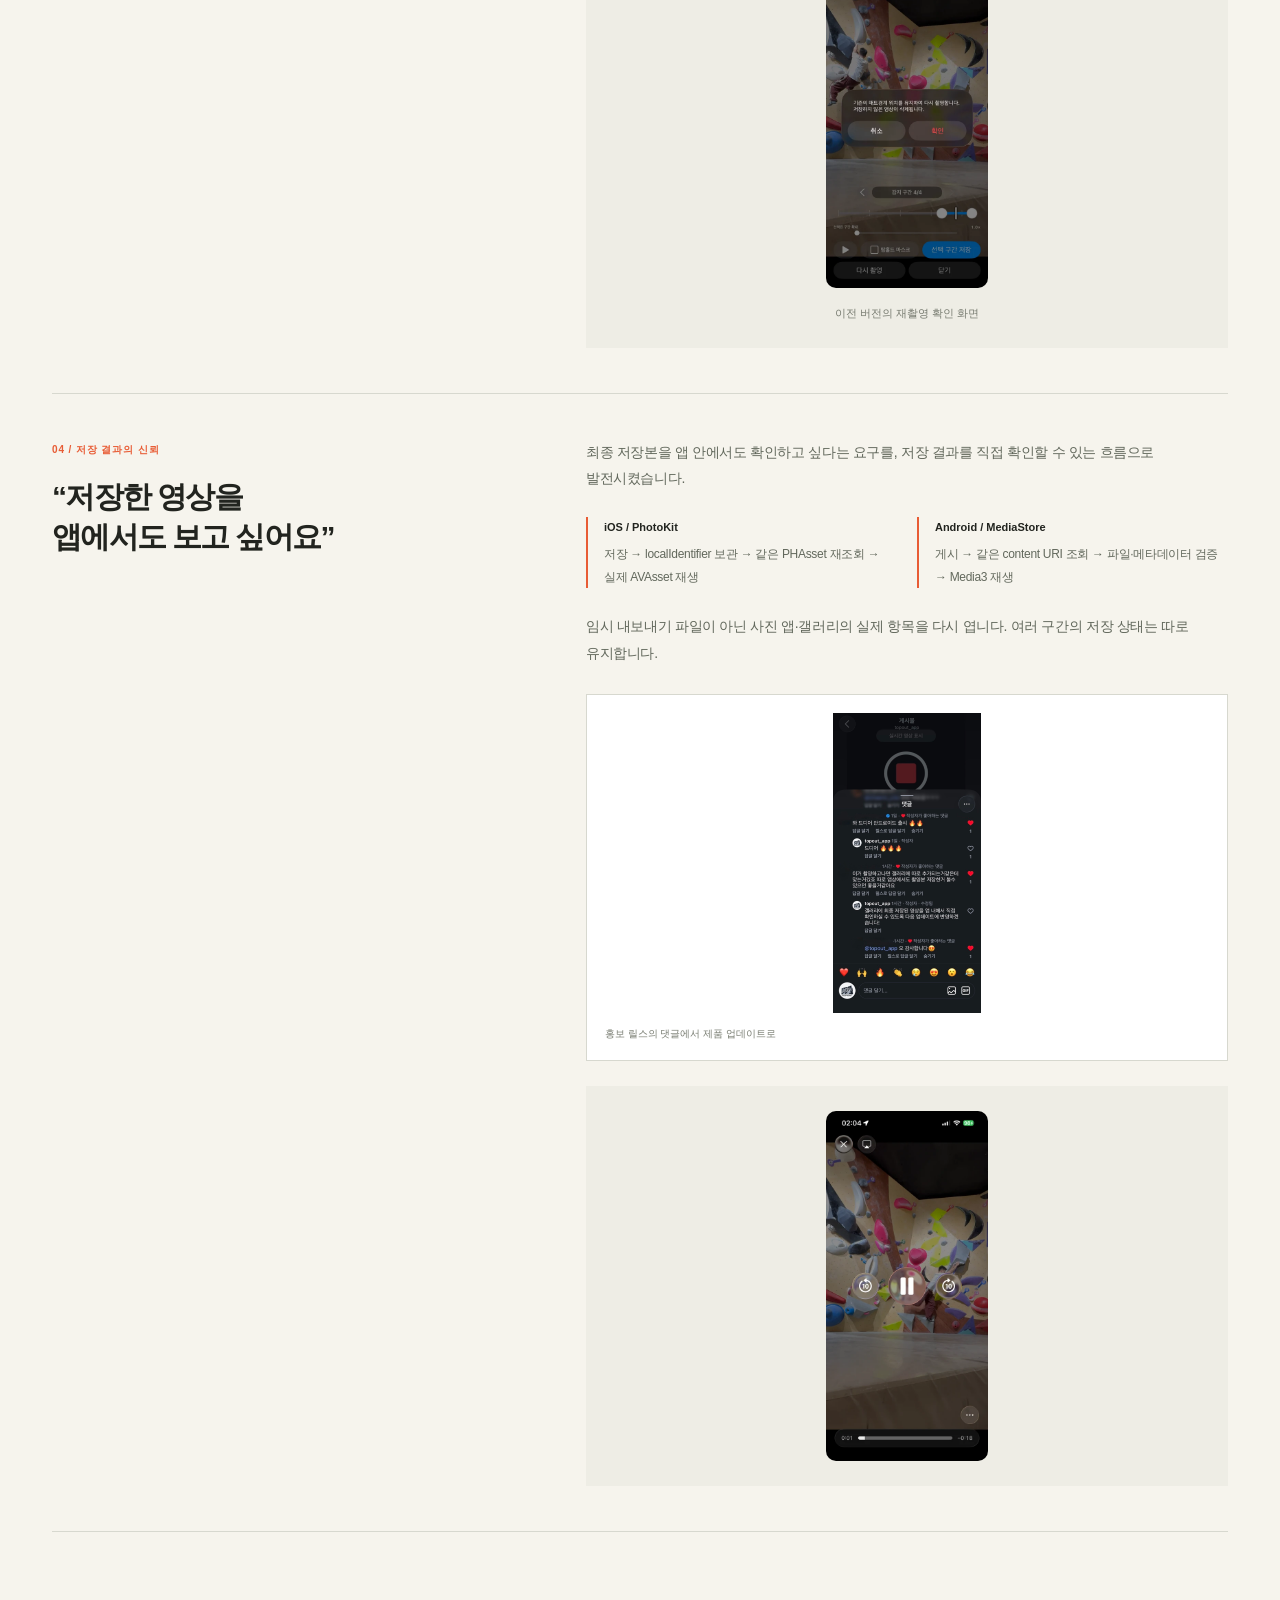
<file: portfolio/index.html>
<!doctype html>
<html lang="ko">
<head>
<meta charset="utf-8">
<meta name="viewport" content="width=device-width, initial-scale=1">
<meta name="description" content="등반 시작부터 완등 순간까지. 녹화 후 자동으로 감지된 결과 구간을 바로 확인하세요. 한국의 볼더링 기록 문화에서 시작해 iOS·Android 출시와 사용자 피드백으로 발전한 TopOut의 제품 개발 이야기.">
<meta name="theme-color" content="#f6f4ed">
<title>TopOut — 등반 시작부터 완등 순간까지</title>
<link rel="icon" href="assets/topout-logo.png" type="image/png">
<link rel="stylesheet" href="styles.css">
<script src="script.js" defer>
</script>
</head>
<body id="top">
<a class="skip-link" href="#main">본문으로 바로가기</a>
<header class="site-header">
  <a class="brand" href="#top" aria-label="TopOut 맨 위로">
<img src="assets/topout-logo.png" alt="" width="34" height="34">
<span>TopOut</span>
</a>
  <button class="menu-button" aria-expanded="false" aria-controls="site-nav" type="button">목차 <span aria-hidden="true">＋</span>
</button>
  <nav id="site-nav" aria-label="페이지 목차">
<a href="#about">앱 소개</a>
<a href="#development">개발 과정</a>
<a href="#feedback">출시 후 개선</a>
<a href="#global">언어 확장</a>
</nav>
  <a class="header-cta" href="#download">앱 만나보기 <span aria-hidden="true">↗</span>
</a>
</header>
<main id="main">
<section class="hero shell">
  <div class="hero-copy">
    <p class="eyebrow">
<span class="status-dot">
</span> A CLIMBER’S SIDE PROJECT, OUT IN THE WORLD</p>
    <h1>등반 시작부터<br>완등 순간까지
</h1>
    <p class="hero-lead">녹화 후 자동으로 감지된 결과 구간을 바로 확인하세요</p>
    <p class="hero-description">한 번 길게 촬영하면 등반 구간을 기기 안에서 찾아줍니다. 확인하고, 다듬고, 원하는 장면만 앨범에 남기는 클라이밍 카메라.</p>
    <div class="actions">
<a class="button primary" href="#about">TopOut 이야기 읽기 <span>↓</span>
</a>
<a class="text-link" href="#film">제품 영상 2편 보기 ↗</a>
</div>
    <dl class="hero-facts">
<div>
<dt>만든 사람</dt>
<dd>Byeonghyeon Lee</dd>
</div>
<div>
<dt>1인 개발 · 담당 범위</dt>
<dd>기획 / UX / iOS / Android / 출시</dd>
</div>
<div>
<dt>현재 제품</dt>
<dd>iOS · Android / v3.0</dd>
</div>
</dl>
  </div>
  <div class="hero-media" id="film">
    <div class="film-label"><span>TOPOUT IN ACTION</span><span>02 FILMS / ONE PRODUCT</span></div>
    <div class="film-tabs" role="tablist" aria-label="TopOut 제품 영상 선택">
      <button id="reel-tab" type="button" role="tab" aria-selected="true" aria-controls="reel-panel" tabindex="0">홍보 릴스 <span>00:57</span></button>
      <button id="motion-tab" type="button" role="tab" aria-selected="false" aria-controls="motion-panel" tabindex="-1">모션그래픽 <span>00:53</span></button>
    </div>
    <div id="reel-panel" class="film-panel" role="tabpanel" aria-labelledby="reel-tab">
      <div class="film-frame">
        <video id="promo-video" aria-label="인스타그램 홍보 릴스" controls playsinline preload="metadata" poster="assets/reel-poster.jpg">
          <source src="assets/TopOutInstagram.mp4" type="video/mp4">브라우저에서 영상을 재생할 수 없습니다.
        </video>
      </div>
      <p class="film-caption"><span class="tiny-dot"></span> 인스타그램에서 좋은 반응을 얻었던 홍보 릴스<span>소리와 함께 재생해 보세요 ↗</span></p>
    </div>
    <div id="motion-panel" class="film-panel" role="tabpanel" aria-labelledby="motion-tab" hidden>
      <div class="film-frame">
        <video id="motion-video" aria-label="DaVinci Resolve로 직접 제작한 TopOut 모션그래픽" controls playsinline preload="none" poster="assets/promo-poster-47.jpg">
          <source src="assets/TopOutPromo.mp4" type="video/mp4">브라우저에서 영상을 재생할 수 없습니다.
        </video>
      </div>
      <p class="film-caption motion-caption"><span class="tiny-dot"></span> DaVinci Resolve로 직접 제작한 모션그래픽<span>촬영부터 구간 저장까지, 제품의 흐름을 담았습니다.</span></p>
    </div>
    <noscript><p class="film-caption"><a href="assets/TopOutPromo.mp4">DaVinci Resolve로 직접 제작한 모션그래픽 보기 ↗</a></p></noscript>
  </div>
</section>
<div class="manifesto">
<div class="shell">
<span>FROM THE FIRST MOVE</span>
<span class="manifesto-line">
</span>
<strong>TO THE TOPOUT ↗</strong>
</div>
</div>

<section class="section shell" id="about">
  <div class="chapter">
<span>01 / 앱 소개</span>
<span>THE PROBLEM IS CLOSE TO HOME</span>
</div>
  <div class="intro-grid">
<h2>삼각대, 휴대폰,<br>그리고 끝없이 쌓이는<br>
<span class="muted">실패한 영상들</span>
</h2>
<div class="body-copy">
<p class="lead">한국의 실내 볼더링에는<br>자신의 등반을 촬영하고 공유하는 문화가 있습니다.</p>
<p>휴대폰을 삼각대에 올리고 같은 문제에 여러 번 도전합니다. 완등하면 그 순간을 잘라 SNS에 올립니다. 하지만 한 문제를 오래 시도할수록 앨범에는 실패와 대기 장면이 쌓이고, 정작 남기고 싶은 순간을 찾는 일은 번거로워집니다.</p>
<p>클라이머로서 직접 겪은 불편함이 TopOut의 출발점이었습니다. 운동이 끝난 뒤 영상까지 정리해야 하는 시간을 줄이고 싶었습니다.</p>
</div>
</div>
  <div class="session-strip" aria-label="긴 촬영에서 필요한 장면만 저장하는 흐름">
<div class="session-label">
<span>긴 촬영 한 번</span>
<small>대기 · 실패 · 재도전 · 완등</small>
</div>
<div class="session-track" aria-hidden="true">
<i>
</i>
<i class="attempt">
</i>
<i>
</i>
<i class="attempt">
</i>
<i>
</i>
<i class="keep">남길 순간 ↗</i>
<i>
</i>
</div>
<div class="session-result">원하는 클립만<br>
<strong>내 앨범에.</strong>
</div>
</div>
  <div class="value-grid">
<article>
<span class="index">A</span>
<h3>찾는 시간을 줄이고</h3>
<p>녹화와 동시에 온디바이스 AI로 등반 구간을 분석합니다. 긴 원본을 처음부터 다시 훑는 대신 후보부터 확인합니다.</p>
</article>
<article>
<span class="index">B</span>
<h3>남길 장면을 고르고</h3>
<p>완등뿐 아니라 다시 보고 싶은 실패 장면도 선택할 수 있습니다. 자동 제안을 직접 수정해 저장할 구간을 결정합니다.</p>
</article>
<article>
<span class="index">C</span>
<h3>앨범과 저장공간을 정리</h3>
<p>선택한 클립만 사진 앱·갤러리에 저장합니다. 검토가 끝난 불필요한 임시 원본과 내보내기 파일은 정리합니다.</p>
</article>
</div>
  <p class="note">촬영 중에는 전체 원본을 앱의 임시 공간에 기록합니다. 구간 탐지는 편집 후보를 제안하며, 완등 성공 여부를 확정 판정하지 않습니다. 강제 종료로 남은 임시 영상은 다음 실행 시 정리합니다.</p>
  <div class="app-flow">
<div class="section-subheading">
<p class="eyebrow">THE EVERYDAY FLOW</p>
<h3>준비하고, 올라가고, 남기세요</h3>
</div>
<div class="phone-gallery">
<figure>
<img src="assets/setup-ready.webp" alt="촬영 조건과 카메라 구도를 확인하는 TopOut 화면" loading="lazy" width="393" height="852">
<figcaption>
<span>01</span>
<strong>구도와 촬영 조건 설정</strong>
</figcaption>
</figure>
<figure>
<img src="assets/setup-mat.webp" alt="매트와 벽 사이의 경계를 파란 점으로 보정하는 화면" loading="lazy" width="393" height="852">
<figcaption>
<span>02</span>
<strong>매트 경계 확인·보정</strong>
</figcaption>
</figure>
<figure>
<img src="assets/setup-selected.webp" alt="선택 사항인 탑홀드 마스킹을 준비한 화면" loading="lazy" width="393" height="852">
<figcaption>
<span>03</span>
<strong>탑홀드 선택은 필요할 때만</strong>
</figcaption>
</figure>
</div>
</div>
</section>

<section class="development section" id="development">
<div class="shell">
  <div class="chapter">
<span>02 / 앱 개발 과정</span>
<span>DECISIONS, NOT JUST FEATURES</span>
</div>
  <div class="section-heading">
<p class="eyebrow">BUILDING THE RIGHT THING</p>
<h2>영상 편집 도구에서<br>
<span class="muted">촬영의 시작점으로</span>
</h2>
<p>같은 문제를 푸는 여러 방법 중, 저장하는 순간부터 달라지는 방법을 택했습니다.</p>
</div>
  <div class="decision-comparison">
<article>
<span class="eyebrow">IDEA 01 / 검토한 접근</span>
<h3>이미 앨범에 있는 영상을<br>분석해서 잘라주면?</h3>
<p>구간을 찾는 수고는 줄일 수 있습니다. 하지만 앱을 실행하기 전까지 불필요한 원본이 계속 저장공간을 차지합니다. 촬영과 정리가 분리된 문제는 남았습니다.</p>
</article>
<article class="chosen">
<span class="eyebrow">IDEA 02 / 선택한 접근 ↗</span>
<h3>필요한 장면만 저장하는<br>카메라를 만들자</h3>
<p>직접 녹화하고 동시에 분석하면 앨범으로 내보내기 전 구간을 고를 수 있습니다. 카메라·분석·편집의 구현은 복잡해져도 사용자 흐름은 짧아집니다.</p>
</article>
</div>
  <div class="development-path">
<span>iOS 프로토타입</span>
<span>Motion → Pose</span>
<span>필드 테스트·복구</span>
<span>Android 확장</span>
<span>양 플랫폼 출시</span>
</div>

  <article class="story-block" id="prototype">
<div class="story-number">01</div>
<div class="story-content">
<p class="eyebrow">FIRST, MAKE IT WORK ON MY PHONE</p>
<h3>익숙한 iOS에서 출발<br>무거운 AI는 꼭 필요한 곳에만</h3>
<p>MacBook과 iPhone을 사용하고 있어 먼저 iOS에서 제품 흐름을 검증한 뒤 Android로 확장하기로 했습니다. 등반의 시작과 끝을 찾으려면 사람이 매트에서 벽으로 올라갔는지, 탑홀드에 접근했는지 알아야 한다고 생각했습니다.</p>
<div class="two-columns">
<div>
<h4>탑홀드: MobileSAM</h4>
<p>오픈소스 MobileSAM으로 탭한 홀드의 영역을 분리했습니다. ONNX 변환·추출 실험을 거쳐 iOS에서는 Core ML encoder·decoder로 연결했습니다. 이후 Android에서는 ONNX Runtime을 사용했습니다.</p>
</div>
<div>
<h4>매트와 등반: 전통적인 영상처리</h4>
<p>AI 호출을 줄이기 위해 벽과 매트의 색 차이, 매트의 균일도와 직선 경계를 사용했습니다. Pose 없이 영역별 픽셀 변화로 움직임을 찾는 것이 첫 접근이었습니다.</p>
</div>
</div>
  <section class="technical" aria-labelledby="initial-mat-title">
<h4 id="initial-mat-title" class="technical-heading">초기 매트 탐지는 실제로 어떻게 작동했을까?</h4>
<div class="details-body">
<ol>
<li>입력 이미지를 축소하고 화면 중단부터 하단까지 수평 후보선을 훑습니다.</li>
<li>가로를 여러 bin으로 나눠 후보선 위·아래 블록의 색상 차이를 구합니다. 밝기 성분을 분리한 chroma 차이가 최소 기준을 통과하는 bin만 남깁니다.</li>
<li>선 바로 아래쪽 블록의 색이 가로 방향으로 가장 균일한 후보를 선택합니다. 강한 에지 자체보다 ‘매트로 보이는 균일한 하단 영역’을 찾는 방식입니다.</li>
<li>선택된 높이 주변에서 bin별 경계를 다시 찾고, 점들을 두 점 직선으로 근사해 기울기도 표현합니다.</li>
<li>chroma만으로 실패하면 밝기 차이를 일부 더한 fallback을 한 번 실행하고, 그래도 실패하면 기본선을 씁니다.</li>
</ol>
<p>조명·그림자, 벽과 비슷한 매트 색, 큰 볼륨의 외곽선이 예외를 만들었습니다. 규칙이 늘어날수록 환경 변화에 대응하기 어려워졌습니다.</p>
</div>
</section>
  </div>
</article>

  <article class="story-block">
<div class="story-number">02</div>
<div class="story-content">
<p class="eyebrow">THE GYM CHANGED THE ASSUMPTIONS</p>
<h3>실험에서는 움직임<br>암장에서는 흔들림과 초크까지</h3>
<p>처음에는 매트 영역, 매트 위쪽의 벽 영역, 탑홀드 주변의 픽셀 변화를 비교하고, 움직임이 나타나고 사라지는 순서로 등반의 시작과 종료를 판단했습니다.</p>
<div class="two-columns">
<div>
<h4>등반 시작 판단</h4>
<p>매트 주변에서 움직임이 발생한 뒤 매트 영역의 움직임이 사라지고, 매트 위쪽의 벽 영역에서 움직임이 감지되면 클라이머가 매트를 떠나 벽에 오른 것으로 보고 등반 시작으로 판단했습니다.</p>
</div>
<div>
<h4>완등 구간 종료 판단</h4>
<p>탑홀드 주변에서 움직임이 발생하고, 이후 매트 경계 주변에서 다시 움직임이 감지되면 탑홀드에 도달한 클라이머가 매트로 돌아온 것으로 해석해 완등 구간의 종료로 판단했습니다.</p>
</div>
</div>
<p>하지만 삼각대가 놓인 바닥도 푹신한 매트였습니다. 누군가 착지할 때 카메라 전체가 흔들렸고, 날리는 초크와 노출 변화도 픽셀 차이로 잡혔습니다.</p>
<p>세 영역이 동시에 흔들리는 순간을 걸러내는 보정도 시도했지만, 화면 변화만으로 실제 등반과 환경 변화를 안정적으로 구별하기에는 한계가 있었습니다.</p>
<div class="pull-quote">“어디가 움직였는가”에서<br>
<strong>“사람이 어디에 있는가”로</strong>
</div>
<p>기존 Motion Detection은 버리지 않고 Pose 탐지를 시작하는 저비용 트리거로 바꿨습니다. iOS에서는 Apple Vision의 관절 좌표를 이용해 매트선과 신체의 관계를 읽기 시작했습니다.</p>
<section class="technical" aria-labelledby="pose-boundary-title">
<h4 id="pose-boundary-title" class="technical-heading">관절과 경계선으로 시작·종료를 판단하기</h4>
<div class="details-body">
<p>Motion Detection으로 움직임이 감지되면 Pose 탐지를 실행해 사람의 관절 위치를 찾습니다. 발목을 포함한 신뢰 가능한 관절 중 가장 낮은 점이 매트 경계 위로 올라오면 벽에 오른 것으로 보고 등반을 시작합니다. 이후 관절을 추적하다가 최하점이 경계 아래로 내려오면 매트로 돌아온 것으로 보고 등반 종료로 판단합니다.</p>
</div>
</section>
</div>
</article>

  <article class="story-block">
<div class="story-number">03</div>
<div class="story-content">
<p class="eyebrow">A SIMPLER FINISH REFERENCE</p>
<h3>복잡한 완등 규칙 대신,<br>가장 높이 도달한 순간을 남기기</h3>
<p>많은 볼더링 문제에서 탑홀드는 위쪽에 있습니다. 탑홀드 선택을 필수로 요구하는 대신, 신뢰할 수 있는 신체 관절이 화면상 가장 높이 올라간 시점을 종료 후보로 보존했습니다. 매트로 돌아오는 순간에 등반을 닫고, 결과는 그 이전의 최고점 시각을 기준으로 제안합니다.</p>
<p>기존 홀드 분할은 선택 기능인 <strong>탑홀드 마스킹</strong>으로 남겼습니다. 켜면 탑홀드와 신체 관절이 가장 가까워진 순간을 종료 후보로 사용하고, 저장 영상에 선택 영역을 표시할 수 있습니다.</p>
<p>v3.0 실기기 테스트에서는 녹화 전에 탑홀드를 고르는 단계가 촬영 흐름을 무겁게 만든다는 피드백을 받았습니다. 그래서 탑홀드는 녹화 전에 고르지 않고, 결과 화면에서 영상을 멈춘 프레임을 두 손가락으로 확대해 탑홀드를 탭하도록 옮겼습니다. 녹화 중 완등 판정은 항상 최고점 기준으로 통일했습니다. 외곽선도 색상 필터로 픽셀을 지우던 방식에서, MobileSAM 후보 마스크 3개를 신뢰도와 안정도로 고르고 탭한 홀드와 이어진 영역만 다듬는 방식으로 바꿔 흰·두 색 홀드와 볼륨을 전체로 잡게 했습니다.</p>
<p class="note">최고점·최근접 시점은 편집 기준입니다. 실패한 시도도 후보가 될 수 있으며 사용자가 결과를 확인합니다. 마스킹 영상의 SNS 공유가 앱을 알리는 계기가 되리라는 기대도 제품 설계에 반영했습니다.</p>
<figure class="top-hold-example">
<div class="top-hold-crop">
<img src="assets/top-hold-masking.png" alt="등반 영상에서 선택한 탑홀드를 노란색과 빨강·흰색 테두리로 강조한 TopOut 마스킹 예시" loading="lazy" width="1304" height="2144">
</div>
<figcaption>선택한 탑홀드를 강조해 저장 영상에서도 목표 홀드를 확인</figcaption>
</figure>
  <div class="recording-feature">
<figure>
<img src="assets/recording-dark.webp" alt="검정 배경에 녹화 아이콘과 촬영 시간을 표시한 TopOut 화면" loading="lazy" width="393" height="852">
</figure>
<div>
<span class="eyebrow">PERFORMANCE MEETS IDENTITY</span>
<h4>화면을 끄는 선택이<br>앱의 인상이 되도록</h4>
<p>Pose 분석을 추가하면서 전력·발열 부담도 커졌습니다. 기본 설정에서 실시간 프리뷰를 중단하고 검정 배경에 녹화 아이콘과 시간만 남겨 불필요한 화면 렌더링을 줄였습니다. OLED 화면의 검정 표현도 고려한 결정입니다.</p>
<p>촬영 상태는 명확히 알리면서 주변 클라이머가 호기심을 가질 수 있는 모습도 의도했습니다. 실제로 암장에서 직접 사용했을 때 다른 클라이머들이 녹화 화면에 관심을 보이며 어떤 앱인지 물어본 경험이 있었습니다. 촬영 화면이 자연스럽게 TopOut을 소개하는 계기가 된 것입니다. 앵글 확인이 필요하면 프리뷰를 켤 수 있습니다.</p>
</div>
</div>
  </div>
</article>

  <article class="story-block recovery-story" id="detection">
<div class="story-number">04</div>
<div class="story-content">
<p class="eyebrow">FIELD TEST → POSE RECOVERY</p>
<h3>관절을 놓쳤다고,<br>등반까지 끝난 것은 아니니까</h3>
<p>빠른 동작의 모션 블러, 아크로바틱한 시작, 관절 가림과 순간적인 화면 이탈이 Pose를 끊었습니다. 누락 즉시 종료하면 한 번의 시도가 여러 구간으로 나뉩니다. 그래서 ‘유실’을 복구 가능한 상태로 다뤘습니다.</p>
  <div class="state-flow" aria-label="탐지 상태 흐름">
<div>
<span>01 / SEARCH</span>
<strong>Motion 탐색</strong>
<small>매트 위 변화 → Pose 시작</small>
</div>
<div>
<span>02 / TRACK</span>
<strong>시작 확인</strong>
<small>관절과 x별 매트선 비교</small>
</div>
<div>
<span>03 / CLIMB</span>
<strong>등반 추적</strong>
<small>최고점·탑홀드 접근 기록</small>
</div>
<div class="recovery-state">
<span>↔ RECOVER</span>
<strong>유실 복구</strong>
<small>최대 6초 / 4fps</small>
</div>
<div>
<span>04 / NEXT</span>
<strong>매트 복귀·다음 시도</strong>
<small>종료 후보 확정, 녹화는 계속</small>
</div>
</div>
  <section class="technical" aria-labelledby="pose-recovery-title">
<h4 id="pose-recovery-title" class="technical-heading">등반 탐지와 Pose Recovery 상세 로직</h4>
<div class="details-body">
<ol>
<li>
<strong>저비용 탐색.</strong> 너비 160px의 밝기 프레임을 직전 분석 프레임과 비교합니다. 매트선 위 최대 선택 영상 높이 40% 영역에서 밝기 차이 20, 노이즈 보정 2.5%, 보정 후 활성 기준 2%로 움직임을 찾습니다.</li>
<li>
<strong>사람을 선택.</strong> iOS는 촬영 영역을 긴 변 최대 384px로 축소해 Vision에 전달합니다. 8열 Motion 격자와 잘 맞는 인물 한 명을 고르고 이후 관절 경계·중심의 연속성으로 추적합니다. Android는 움직임 영역의 긴 변 1.5배 정사각형 ROI를 256×256 RGB로 직접 샘플링해 MoveNet에 넣습니다. 어깨·골반·팔꿈치·무릎 네 그룹 중 세 그룹 이상에서 좌우 하나가 confidence 0.25 이상이어야 사람으로 인정합니다. 추적 중에는 confidence 0.15 이상 관절 영역의 긴 변 1.5배로 ROI를 갱신하고, 가장자리에서는 필요한 축에 검정 패딩을 넣어 정사각형을 유지합니다.</li>
<li>
<strong>시작을 확인.</strong> 얼굴을 제외한 신뢰 관절 중 가장 낮은 점이 해당 x의 매트선보다 선택 영상 높이 6% 위로 올라오면 시작합니다. 첫 유효 Pose가 이미 시작선 위에 있어도 즉시 시작할 수 있어 발목을 놓친 아크로바틱한 출발을 보완합니다.</li>
<li>
<strong>부분 신체 오탐을 제한.</strong> 어깨·골반이 각각 한 개 이상이고 몸통이 중앙 80% 안이면 기본 시작 조건을 씁니다. 몸통이 불완전하거나 좌우 10% 가장자리에 걸리면 발목 한 개를 포함한 무릎·발목 세 개 이상을 추가로 요구합니다. 이 조건은 새 시작 후보에만 적용합니다.</li>
<li>
<strong>진행 중 후보를 갱신.</strong> 최고점 시각 또는 탑홀드 최근접 시각을 누적합니다. 안정 추적은 2fps, 시작 전·종료 후 추적과 유실 복구는 4fps로 실행합니다. 촬영의 30·60fps와 분석 빈도를 분리하고 밀린 입력은 쌓지 않고 최신 프레임만 유지합니다.</li>
<li>
<strong>Pose가 사라지면 복구.</strong> 마지막 유효 Pose 이후 최대 6초간 같은 시도를 유지합니다. Android는 Motion ROI로 다시 찾고 유효 관절 영역으로 추적 ROI를 갱신합니다. iOS는 촬영 영역의 Vision 탐지를 이어갑니다. 유효 Pose가 돌아오면 해당 시도를 계속합니다.</li>
<li>
<strong>복구 시간 초과.</strong> 활성 등반은 보존한 종료 후보, 없으면 마지막 유효 Pose 시각을 사용해 열린 구간을 닫습니다. 시작보다 뒤인 유효 종료 시각이 없으면 재탐색으로 돌아갑니다. Android는 시간 초과 후 초기 Motion 탐색으로 복귀하고, iOS는 유효 구간을 닫으면 다음 Pose 시작 탐색을 이어갑니다. 녹화 파일 자체는 계속 기록합니다.</li>
<li>
<strong>정상 종료와 다음 시도.</strong> 가장 낮은 신뢰 관절이 x별 매트선보다 영상 높이 4% 위인 종료선 아래로 내려오면 종료합니다. 결과 끝점은 앞서 기록한 최고점·최근접 시각입니다. 시작과 같은 시각뿐이면 현재 하강 시각을 사용합니다. 종료 후에도 Pose를 유지하며 다음 시작을 찾고, 정상 종료 후 두 번 연속 미검출되면 초기 Motion 탐색으로 복귀합니다.</li>
</ol>
<p>
<strong>구간 정리:</strong> 원본 길이 2초 미만인 구간만 이웃과의 원본 간격 3초 이내에서 병합하고, 이웃이 없으면 제외합니다. 정상 길이의 시도는 각각 유지합니다. 마지막에 iOS 앞뒤 3초, Android 앞 5초·뒤 3초의 편집 여백을 더하고 원본 길이 안으로 제한합니다.</p>
</div>
</section>
  <div class="boundary-callout">
<span class="eyebrow">WHY KEEP THE MAT BOUNDARY?</span>
<h4>불완전한 Pose를 보완하는 공간 기준</h4>
<p>발목 위치를 놓치는 출발에서는 ‘바닥에서 발이 떨어졌는가’만으로 시작을 판단하기 어렵습니다. 보정된 매트 경계가 있으면, 신뢰 가능한 관절이 이미 벽 쪽에 있을 때 시작을 잡는 별도의 공간 기준이 됩니다. 이 기준은 불완전한 Pose 탐지를 보완하고, 클라이머가 벽에 오르거나 매트로 돌아오는 시점을 구분해 등반 구간 분할의 정확도를 높이는 데 크게 기여합니다.</p>
<p>초기 CV 경계 탐지는 다양한 암장 환경에서 개발자 체감 약 60% 수준이었습니다. 정식 평가셋으로 측정한 정확도는 아닙니다. 자동 탐지를 정답으로 강제하지 않고, 사용자가 두 점을 움직여 최종 경계를 완성하도록 했습니다.</p>
<div class="image-pair">
<figure>
<img src="assets/after-sam.webp" alt="오른쪽 점을 보정하기 전 매트 경계선" loading="lazy" width="472" height="1024">
<figcaption>보정 전 매트 경계</figcaption>
</figure>
<figure>
<img src="assets/after-sam-edit.webp" alt="오른쪽 파란 점을 움직여 실제 벽·매트 경계에 맞춘 화면" loading="lazy" width="472" height="1024">
<figcaption>오른쪽 점을 움직여 경계 보정</figcaption>
</figure>
</div>
</div>
  </div>
</article>

  <article class="story-block" id="android">
<div class="story-number">05</div>
<div class="story-content">
<p class="eyebrow">ANDROID / SAME EXPERIENCE, DIFFERENT CONSTRAINTS</p>
<h3>같은 경험을 위해,<br>다른 구현이 필요했습니다</h3>
<p>Apple Vision을 쓸 수 없는 Android에서는 포즈 모델부터 다시 검토했습니다. 클라이밍 자세의 관절 안정성, 블러·가림, 장시간 추론 부담, 앱 크기와 배포 조건을 함께 보며 <strong>MoveNet Thunder FP16</strong>을 선택했습니다.</p>
  <div class="table-wrap">
<table>
<caption>Android 모델 탐색에서 남긴 판단</caption>
<thead>
<tr>
<th>후보</th>
<th>검토한 제약</th>
<th>결정</th>
</tr>
</thead>
<tbody>
<tr>
<td>ML Kit · MediaPipe</td>
<td>홀드 오탐과 클라이밍 자세·런타임 적합성</td>
<td>교체</td>
</tr>
<tr>
<td>EfficientDet Lite2</td>
<td>사람 영역을 찾는 2단계 실험, Pose 자체는 별도 필요</td>
<td>중간 실험</td>
</tr>
<tr>
<td>YOLO11 Pose</td>
<td>검출 안정성 대비 지속 추론 비용과 배포 라이선스</td>
<td>제외</td>
</tr>
<tr>
<td>PP-TinyPose</td>
<td>작은 관절 안정성, 네이티브 의존성과 패키지 크기</td>
<td>제외</td>
</tr>
<tr>
<td>MoveNet Lightning</td>
<td>높은 처리량, 다이노·블러에서 포즈 유실</td>
<td>교체</td>
</tr>
<tr class="selected">
<td>MoveNet Thunder FP16</td>
<td>ROI와 상태별 분석 주기로 연산 부담 보완 / LiteRT</td>
<td>채택 ↗</td>
</tr>
</tbody>
</table>
</div>
<p class="note">정량 점수 순위가 아닌 개발 과정에서의 비교·선택 기록입니다.</p>
  <div class="camera-feature">
<div class="lens-visual" aria-hidden="true">
<div class="lens-image">
<img src="assets/setup-ready.webp" alt="" loading="lazy">
</div>
<div class="lens-rail">
<span>0.5×</span>
<div>
</div>
<strong>1×</strong>
</div>
<p>PINCH → FREEZE → REBIND → FADE</p>
</div>
<div>
<span class="eyebrow">CAMERA UX / THE TRANSITION MATTERS</span>
<h4>렌즈 전환의 기다림도<br>사용 경험의 일부</h4>
<p>기기에 따라 0.5×와 1× 전환은 물리 카메라 재연결이 필요했고, 프리뷰가 끊기는 지연이 보였습니다. 두 카메라를 동시에 쓰는 접근도 검토했지만 기기별 지원 제약을 고려해 정지 프레임 전환으로 조작의 연속성을 만들었습니다.</p>
<p>직접 사용했을 때 어색함을 줄이는 데 집중했습니다. 하드웨어 지연을 없애는 대신 손가락의 움직임과 화면 반응이 이어지도록 설계했습니다.</p>
</div>
</div>
  <section class="technical" aria-labelledby="lens-transition-title">
<h4 id="lens-transition-title" class="technical-heading">정지 프레임 전환 상태 머신 자세히 보기</h4>
<p class="note">CameraEngine · LensZoomGestureController</p>
<div class="details-body">
<ol>
<li>
<strong>먼저 렌즈 경로를 구분합니다.</strong> 논리 멀티카메라가 지원하는 구간은 연속 줌을 사용합니다. 논리 그룹 밖 망원이나 별도 물리 렌즈에서만 재바인딩 전환을 수행합니다.</li>
<li>
<strong>확대 경계를 넘으면 현재 프레임을 유지합니다.</strong> 기존 카메라는 그대로 두고 정지 프레임을 핀치 배율에 맞춰 확대합니다. 사용자가 손을 놓을 때 최종 목표 줌으로 한 번 전환합니다.</li>
<li>
<strong>마음을 바꾸면 즉시 취소합니다.</strong> 핀치가 이전 렌즈 경계까지 돌아오면 예약을 지우고 기존 라이브 카메라로 복귀합니다. 축소 방향은 이전 렌즈로 바로 재바인딩합니다.</li>
<li>
<strong>정지 프레임이 그려진 뒤 카메라를 해제합니다.</strong> 새 Preview의 STREAMING과 목표 줌 적용을 모두 확인하고 한 화면 주기를 더 기다린 뒤 오버레이를 페이드합니다.</li>
<li>
<strong>늦은 응답과 실패를 처리합니다.</strong> 전환 ID와 시도 ID로 오래된 콜백을 무시합니다. 제한 시간 초과·바인딩 실패·기존 FPS 유지 실패에는 이전 렌즈 복구를 시도합니다.</li>
<li>
<strong>촬영 기준을 고정합니다.</strong> Ready 이후에는 렌즈·줌·회전을 고정해 선택 경계, 분석 프레임과 저장 영상의 좌표가 어긋나지 않게 합니다.</li>
</ol>
</div>
</section>
  <div class="platform-pair">
<div>
<span>iOS</span>
<p>Swift · UIKit · AVFoundation<br>Vision · Core ML · PhotoKit</p>
</div>
<div>
<span>Android</span>
<p>Kotlin · Compose · CameraX / Camera2<br>LiteRT · ONNX Runtime · MediaStore</p>
</div>
</div>
  </div>
</article>
  <div class="release-banner">
<span class="status-dot">
</span>
<div>
<p class="eyebrow">SHIPPED, THEN KEPT LISTENING</p>
<h3>App Store와 Google Play 출시<br>제품 개발은 그 뒤에도 계속됩니다</h3>
</div>
<a href="#feedback" aria-label="출시 후 개선 이야기로 이동">↓</a>
</div>
</div>
</section>

<section class="section shell" id="feedback">
  <div class="chapter">
<span>03 / 앱 출시 후 피드백</span>
<span>LISTEN. USE. ITERATE.</span>
</div>
  <div class="section-heading">
<h2>출시는 끝이 아니라,<br>
<span class="muted">실제 문제를 만나는 시작</span>
</h2>
<p>사용자가 알려준 불편함과 직접 쓰며 발견한 문제를 구분하고, 다음 변경으로 연결했습니다.</p>
</div>
  <h3 class="group-heading">
<span>FROM CLIMBERS</span>직접 써 본 클라이머들의 후기</h3>
  <div class="review-block">
<p class="review-intro">출시 후 사용자들이 인스타그램 스토리에 @topout_app을 태그해 사용 후기와 촬영 결과를 공유했습니다.</p>
<div class="review-grid">
<figure class="review-shot">
<img src="assets/review-story.jpg" alt="“오늘 이거 처음 써봤는데 진짜 좋다”라는 문구와 함께 Google Play의 TopOut 화면을 올린 사용자 스토리" loading="lazy" width="720" height="1280">
</figure>
<figure class="review-shot">
<img src="assets/review-climb.jpg" alt="TopOut으로 저장한 완등 장면을 @topout_app 태그와 함께 공유한 스토리의 한 장면. 인물은 흐리게 처리됨" loading="lazy" width="576" height="1024">
</figure>
<figure class="review-shot">
<img src="assets/review-editor.jpg" alt="결과 화면에서 감지 구간 23개 중 완등 구간을 확인하는 모습을 ‘존버성공’ 문구와 함께 공유한 스토리의 한 장면. 인물은 흐리게 처리됨" loading="lazy" width="544" height="1038">
</figure>
</div>
</div>
  <h3 class="group-heading">
<span>FROM USERS</span>사용자 피드백으로 바꾼 것들</h3>
  <article class="feedback-entry">
<div class="feedback-title">
<span>01 / 경계 정확도</span>
<h3>“매트 경계가<br>잘 맞지 않아요”</h3>
</div>
<div class="feedback-content">
<p>암장마다 색과 조명이 달라 규칙 기반 경계가 흔들렸습니다. 이미 홀드 선택에 사용하던 MobileSAM을 매트 분할에도 활용했습니다. 모델이 찾은 영역에 구조적 조건을 더해 경계 후보를 고릅니다.</p>
<p>개선 후 직접 사용한 환경에서는 <strong>매트가 앵글 안에 잘 보이면 거의 100%에 가까운 정확도로 경계를 탐지</strong>하고 있습니다. 자동 탐지 결과는 필요할 때 직접 보정할 수 있습니다.</p>
<section class="technical" aria-labelledby="sam-mat-title">
<h4 id="sam-mat-title" class="technical-heading">MobileSAM 매트 탐지 상세 로직</h4>
<div class="details-body">
<ol>
<li>안정된 새 카메라 프레임으로 임베딩을 한 번 생성합니다. iOS는 새 프레임·3A 안정 조건을, Android는 STREAMING·줌 적용과 Ready 이후 새 프레임을 확인합니다. v3.0 개발 중에는 자이로·중력 센서로 거치를 감지해 자동으로 재는 방식을 시도했지만, 거치대 상태에 따라 체감이 달라 출시본은 준비 완료 방식을 유지했습니다.</li>
<li>x=50%, y=70·80·90·95%에 양성 점을 각각 넣고, x=50%, y=28%에는 음성 점을 넣어 매트 후보를 분할합니다.</li>
<li>빈 열과 이상치를 제외하고 같은 상단 직선을 지지하는 폭이 영상 너비 60% 이상인지 확인합니다. 분리된 조각도 동일 직선을 지지하면 합산합니다.</li>
<li>상단이 영상 높이 50% 아래에 있고 기울기가 15° 이하인 후보 중 가장 높은 경계를 선택합니다.</li>
<li>x=6%와 94%의 편집 가능한 두 점으로 변환합니다. 관절 위치의 x에 따라 선을 보간하며 별도의 10px 하향 보정은 넣지 않습니다.</li>
<li>후보가 없거나 실패하면 y=75% 기본선으로 전환합니다. 자동선과 기본선 모두 사용자가 최종 보정할 수 있습니다.</li>
</ol>
</div>
</section>
</div>
</article>
  <article class="feedback-entry">
<div class="feedback-title">
<span>02 / 저메모리 기기</span>
<h3>정확도보다 먼저,<br>촬영을 계속할 수 있게</h3>
</div>
<div class="feedback-content">
<p>SAM 적용 뒤 일부 iOS 기기에서 앱이 실행되지 않는다는 제보가 있었습니다. 메모리 여유가 작은 기기에서 모델 준비가 카메라 진입을 막지 않도록 로딩 시점을 분리하고, CPU·Neural Engine 사용으로 GPU 메모리 경쟁을 완화했습니다.</p>
<p>그 뒤에도 매트 분석에서 빠져나오지 못하는 문제가 남았습니다. 양 플랫폼 모두 <strong>5초 후 y=75% 기본선과 수동 보정으로 복귀</strong>하게 바꿨습니다. 늦게 도착한 결과는 무시해 사용자가 수정한 선을 덮지 않습니다. 탑홀드 분석도 별도 5초 제한과 기본 원형 마스크를 둡니다.</p>
<div class="feedback-proof-pair">
<figure class="feedback-proof">
<img src="assets/feedback-low-memory-startup-conversation.png" alt="iPhone 12 mini에서 앱이 실행되지 않는다는 제보, 긴급 업데이트 안내와 업데이트 후 정상 실행을 확인한 사용자의 답변을 이어 붙인 대화" loading="lazy">
<figcaption>실행 불가 제보 → 긴급 업데이트 → 사용자 정상 실행 확인</figcaption>
</figure>
<figure class="feedback-proof">
<img src="assets/feedback-low-memory-mat-analysis.jpg" alt="매트 분석이 끝나지 않아 수동 보정을 요청한 실제 사용자 피드백" loading="lazy">
<figcaption>매트 분석 대기를 겪은 사용자의 피드백 기록</figcaption>
</figure>
</div>
<p class="note">문제 제보와 대응한 코드 경로를 기록한 사례입니다.</p>
</div>
</article>
  <article class="feedback-entry">
<div class="feedback-title">
<span>03 / 다시 도전하는 흐름</span>
<h3>실패를 확인하고,<br>같은 앵글로 다시</h3>
</div>
<div class="feedback-content">
<p>처음에는 실패 영상을 확인한 뒤 같은 앵글로 바로 다시 시도할 수 있도록, 결과 화면에 <strong>‘다시 촬영’</strong> 버튼을 두고 기존 촬영 설정을 유지해 돌아가는 흐름을 만들었습니다.</p>
<p>하지만 실제 사용을 관찰하니 <strong>다시 촬영 버튼을 누르는 과정에서 거치한 카메라의 앵글이 자주 바뀌었습니다.</strong> 같은 구도를 유지하려던 의도와 달리 다시 조정해야 하는 상황이 생겼고, 해당 버튼의 활용도가 낮다고 판단했습니다.</p>
<p>v3.0에서는 결과 화면의 다시 촬영 버튼을 없애고 <strong>5초 전·후 이동 버튼</strong>을 넣었습니다. 결과 화면에서는 실패한 동작을 빠르게 되짚는 데 집중하고, 새 촬영은 화면을 닫고 카메라 화면으로 돌아가 준비하도록 흐름을 정리했습니다.</p>
<figure class="single-phone">
<img src="assets/after-examine.webp" alt="리뷰 화면에서 다시 촬영으로 돌아가기 전 미저장 클립 삭제를 확인하는 화면" loading="lazy">
<figcaption>이전 버전의 재촬영 확인 화면</figcaption>
</figure>
</div>
</article>
  <article class="feedback-entry">
<div class="feedback-title">
<span>04 / 저장 결과의 신뢰</span>
<h3>“저장한 영상을<br>앱에서도 보고 싶어요”</h3>
</div>
<div class="feedback-content">
<p>최종 저장본을 앱 안에서도 확인하고 싶다는 요구를, 저장 결과를 직접 확인할 수 있는 흐름으로 발전시켰습니다.</p>
<div class="verification-path">
<div>
<span>iOS / PhotoKit</span>
<p>저장 → localIdentifier 보관 → 같은 PHAsset 재조회 → 실제 AVAsset 재생</p>
</div>
<div>
<span>Android / MediaStore</span>
<p>게시 → 같은 content URI 조회 → 파일·메타데이터 검증 → Media3 재생</p>
</div>
</div>
<p>임시 내보내기 파일이 아닌 사진 앱·갤러리의 실제 항목을 다시 엽니다. 여러 구간의 저장 상태는 따로 유지합니다.</p>
<figure class="feedback-proof">
<img src="assets/feedback-gallery-verification.jpg" alt="홍보 릴스에서 앱 내 최종 저장 영상 확인을 요청한 댓글과 답변" loading="lazy">
<figcaption>홍보 릴스의 댓글에서 제품 업데이트로</figcaption>
</figure>
<figure class="single-phone">
<img src="assets/video-check.webp" alt="사진 앱·갤러리에 저장된 실제 영상을 TopOut 안에서 다시 재생하는 화면" loading="lazy">
</figure>
</div>
</article>

  <h3 class="group-heading self-heading">
<span>FROM MY OWN SESSIONS</span>직접 쓰면서 발견한 것들</h3>
  <div class="self-grid">
<article class="self-card" id="session-editing">
<div class="editing-overview">
<div class="editing-copy">
<span class="eyebrow">01 / LONG SESSION EDITING</span>
<h3>30분, 한 시간의 촬영에서<br>수초를 고르는 일</h3>
<p>실패가 길어지며 한 녹화가 30분을 넘자 결과 화면의 짧은 구간을 잡기 어려웠습니다. 선택 구간 중심 확대 슬라이더를 추가했고, 한 시간 이상 촬영에서도 조작할 수 있도록 최대 배율을 확장했습니다. 현재는 최대 30배의 타임라인 확대를 사용합니다.</p>
</div>
<div class="image-pair">
<figure>
<img src="assets/timeline-zoom1.webp" alt="전체 원본을 표시하는 1배 타임라인" loading="lazy">
<figcaption>전체에서 위치 확인</figcaption>
</figure>
<figure>
<img src="assets/timeline-zoom2.webp" alt="선택 구간을 3.1배 확대한 타임라인 예시" loading="lazy">
<figcaption>선택 구간을 확대해 조정</figcaption>
</figure>
</div>
</div>
</article>
<article class="self-card" id="precision-editing">
<div class="editing-overview">
<div class="editing-copy">
<span class="eyebrow">02 / PRECISE TRIMMING</span>
<h3 id="precision-title">손의 속도에 따라<br>정밀도를 바꾸기</h3>
<p>iOS 사진 앱에서 느리게 움직일 때 정밀하게 조절하는 경험을 참고했습니다. 드래그가 빠르면 넓은 범위를, 느리면 0.1초 단위로 조절합니다. iOS 구현은 속도를 평활화하고 35pt/s 이하의 느린 조작이 0.14초 이어지면 정밀 모드에 진입합니다. 55pt/s를 넘을 때 빠져나와 모드가 경계에서 반복 전환되지 않게 합니다.</p>
<p>손잡이를 놓으면 시작점은 그 시점부터, 종료점은 3초 전부터 자동 재생합니다. 확대 슬라이더는 손잡이를 정확히 잡지 않아도 트랙 탭·드래그로 바로 조작할 수 있습니다.</p>
</div>
<figure class="precision-screen">
<img class="detail-screen" src="assets/drag-speed.webp" alt="드래그 속도에 따라 정밀 편집하는 결과 화면" loading="lazy">
<figcaption>느린 드래그로 정밀하게, 빠른 드래그로 넓게 탐색</figcaption>
</figure>
</div>
</article>
<article class="self-card" id="auto-recording">
<div class="editing-overview">
<div class="editing-copy">
<span class="eyebrow">03 / FORGOT TO PRESS RECORD</span>
<h3>다 준비해 놓고,<br>녹화 시작을 잊었다면</h3>
<p>매트 경계를 확인하고 벽으로 갔다가 녹화 버튼을 누르지 않았다는 걸 발견했습니다. 준비 완료 후 매트 분석이 끝난 상태에서 녹화를 시작하지 않으면, 60초 뒤 현재 보정 경계선을 유지한 채 기존 3초 카운트다운으로 녹화를 시작하도록 했습니다.</p>
<div class="technical">
<h4 class="technical-heading">자동 시작의 조건과 취소 처리</h4>
<div class="details-body">
<p>자동 구간 탐지를 켠 경우 매트 분석이 끝나 경계를 보정할 수 있을 때부터 60초를 셉니다. 탑홀드는 결과 화면에서 고르므로 기다리지 않습니다. 기존 보정 안내를 유지하고 마지막 5초에만 자동 시작을 예고합니다. 수동 시작·재촬영·화면 이탈·앱 비활성화·카메라 중단 시 예약을 취소하며, 보정 화면이 다시 준비되면 새로 60초를 기다립니다. 자동 구간 탐지를 끄면 직접 버튼을 눌러 시작합니다.</p>
</div>
</div>
</div>
<div class="auto-visual">
<div class="countdown-visual" aria-hidden="true">
<span>READY TO CLIMB</span>
<strong>60<span>s</span>
</strong>
<span>그 다음, 3초 카운트다운 → REC ●</span>
</div>
<div class="small-principle">사용자가 한 번 놓친 조작을,<br>제품이 한 번 더 챙길 수 있도록</div>
</div>
</div>
</article>
<article class="self-card" id="recording-mat-editing">
<div class="editing-overview">
<div class="editing-copy">
<span class="eyebrow">04 / EDIT WHILE RECORDING</span>
<h3>녹화를 멈추지 않고,<br>매트 경계를 다시 맞추기</h3>
<p>직접 촬영하면서 처음 설정한 매트 경계를 녹화 도중 수정하고 싶은 경우가 몇 번 있었습니다. 기존에는 촬영 전에만 경계를 보정할 수 있어, 작은 수정에도 녹화를 멈추고 다시 준비해야 했습니다.</p>
<p>이 제한을 해제하는 데 큰 구현 부담이 없고, 사용자의 조작을 막아둘 이유도 없다고 판단했습니다. <strong>녹화 중에도 매트 경계를 수정할 수 있도록</strong> 바꿔, 촬영을 이어가면서 필요한 보정을 할 수 있게 했습니다.</p>
</div>
<div class="small-principle">촬영은 이어가고,<br>경계는 필요할 때 수정하도록</div>
</div>
</article>
</div>
</section>

<section class="global-section section" id="global">
<div class="shell">
  <div class="chapter">
<span>04 / 해외 언어 확장</span>
<span>THE SAME CLIMB, IN YOUR LANGUAGE</span>
</div>
  <div class="intro-grid">
<h2>언어가 달라도,<br>첫 촬영은 자연스럽게</h2>
<div class="body-copy">
<p class="lead">v2.0부터 9개 언어를 지원합니다.</p>
<p>한국의 암장에서 출발한 촬영 흐름을 해외 클라이머도 사용할 수 있도록 기능 문구, 오류, 권한 안내와 접근성 설명까지 확장했습니다. 기본값은 기기의 선호 언어를 따르는 ‘자동’. 설정에서 원하는 언어를 직접 고를 수 있고, 지원하지 않는 언어는 영어로 표시합니다.</p>
</div>
</div>
  <ul class="language-list" aria-label="지원하는 9개 언어">
<li>한국어</li>
<li>English</li>
<li>日本語</li>
<li>简体中文</li>
<li>繁體中文</li>
<li>Français</li>
<li>Deutsch</li>
<li>Español</li>
<li>Português</li>
</ul>
  <div class="global-grid">
<article>
<span>01 / ONE MEANING</span>
<h3>문구를 흩어두지 않기</h3>
<p>공통 JSON 카탈로그의 의미 키를 기준으로 양 플랫폼 문구를 관리합니다. Android는 앱별 locale, iOS는 선호 언어 해석과 화면 재구성으로 적용하며 시스템 권한 문구도 현지화했습니다.</p>
</article>
<article>
<span>02 / REAL UI CONSTRAINTS</span>
<h3>번역 길이까지 설계하기</h3>
<p>긴 프랑스어·독일어 버튼은 두 줄 정렬과 자동 축소를 사용합니다. 상단 안내와 Tip은 한 줄로 조정하고, Android 버튼 내부 여백과 iOS 노치 안전 영역까지 점검했습니다.</p>
</article>
<article>
<span>03 / PREVIEW BEFORE APPLY</span>
<h3>고른 언어를 바로 확인</h3>
<p>저장 전에도 설정 화면에서 선택한 언어를 미리 확인합니다. 언어 설정은 기기에만 보관합니다.</p>
</article>
</div>
</div>
</section>

<section class="section shell closing-section" id="download">
<div class="closing-top">
<p class="eyebrow">PRODUCT DESIGN × ON-DEVICE VISION × NATIVE ENGINEERING</p>
<h2>좋은 등반이 남도록<br>나머지는 계속 다듬습니다
</h2>
</div>
<div class="closing-grid">
<p>문제 정의부터 촬영·분석·편집·저장, 그리고 출시 후의 피드백까지. TopOut은 직접 쓰는 사람이 만들고 개선하는 제품입니다.</p>
<div class="download-links">
<a class="button primary" href="https://apps.apple.com/kr/app/topout/id6790163178" target="_blank" rel="noopener noreferrer">App Store <span>↗</span>
</a>
<a class="button outline" href="https://play.google.com/store/apps/details?id=com.topout.cam" target="_blank" rel="noopener noreferrer">Google Play <span>↗</span>
</a>
</div>
</div>
<div class="delivery-notes">
<div>
<span>PRIVATE BY DESIGN</span>
<p>프레임·관절 좌표·분석 결과는 기기 안에서 처리합니다. 외부 분석 서버로 보내지 않습니다.</p>
</div>
<div>
<span>RECORDING RESILIENCE</span>
<p>카메라·마이크 중단, 백그라운드 이동, 저장공간 부족에 대비해 원본을 먼저 정상 종료하도록 설계했습니다.</p>
</div>
<div>
<span>CURRENT PRODUCT</span>
<p>v3.0 · iOS build 23 / Android versionCode 23<br>iOS 16.0+ · Android 8.0+</p>
</div>
</div>
</section>
</main>
<footer class="site-footer shell">
<a class="footer-wordmark" href="#top">TopOut<span>↗</span>
</a>
<div class="footer-bottom">
<p>© <span id="year">2026</span> Byeonghyeon Lee · 기획부터 출시까지</p>
<div>
<a href="https://github.com/BIYONGHIYON/TopOut-app" target="_blank" rel="noopener noreferrer">공개 GitHub ↗</a>
<a href="https://www.instagram.com/topout_app" target="_blank" rel="noopener noreferrer">Instagram ↗</a>
<a href="https://biyonghiyon.github.io/TopOut-app/?lang=ko" target="_blank" rel="noopener noreferrer">고객지원·개인정보 ↗</a>
<a href="#top">맨 위로 ↑</a>
</div>
</div>
</footer>
</body>
</html>
</file>
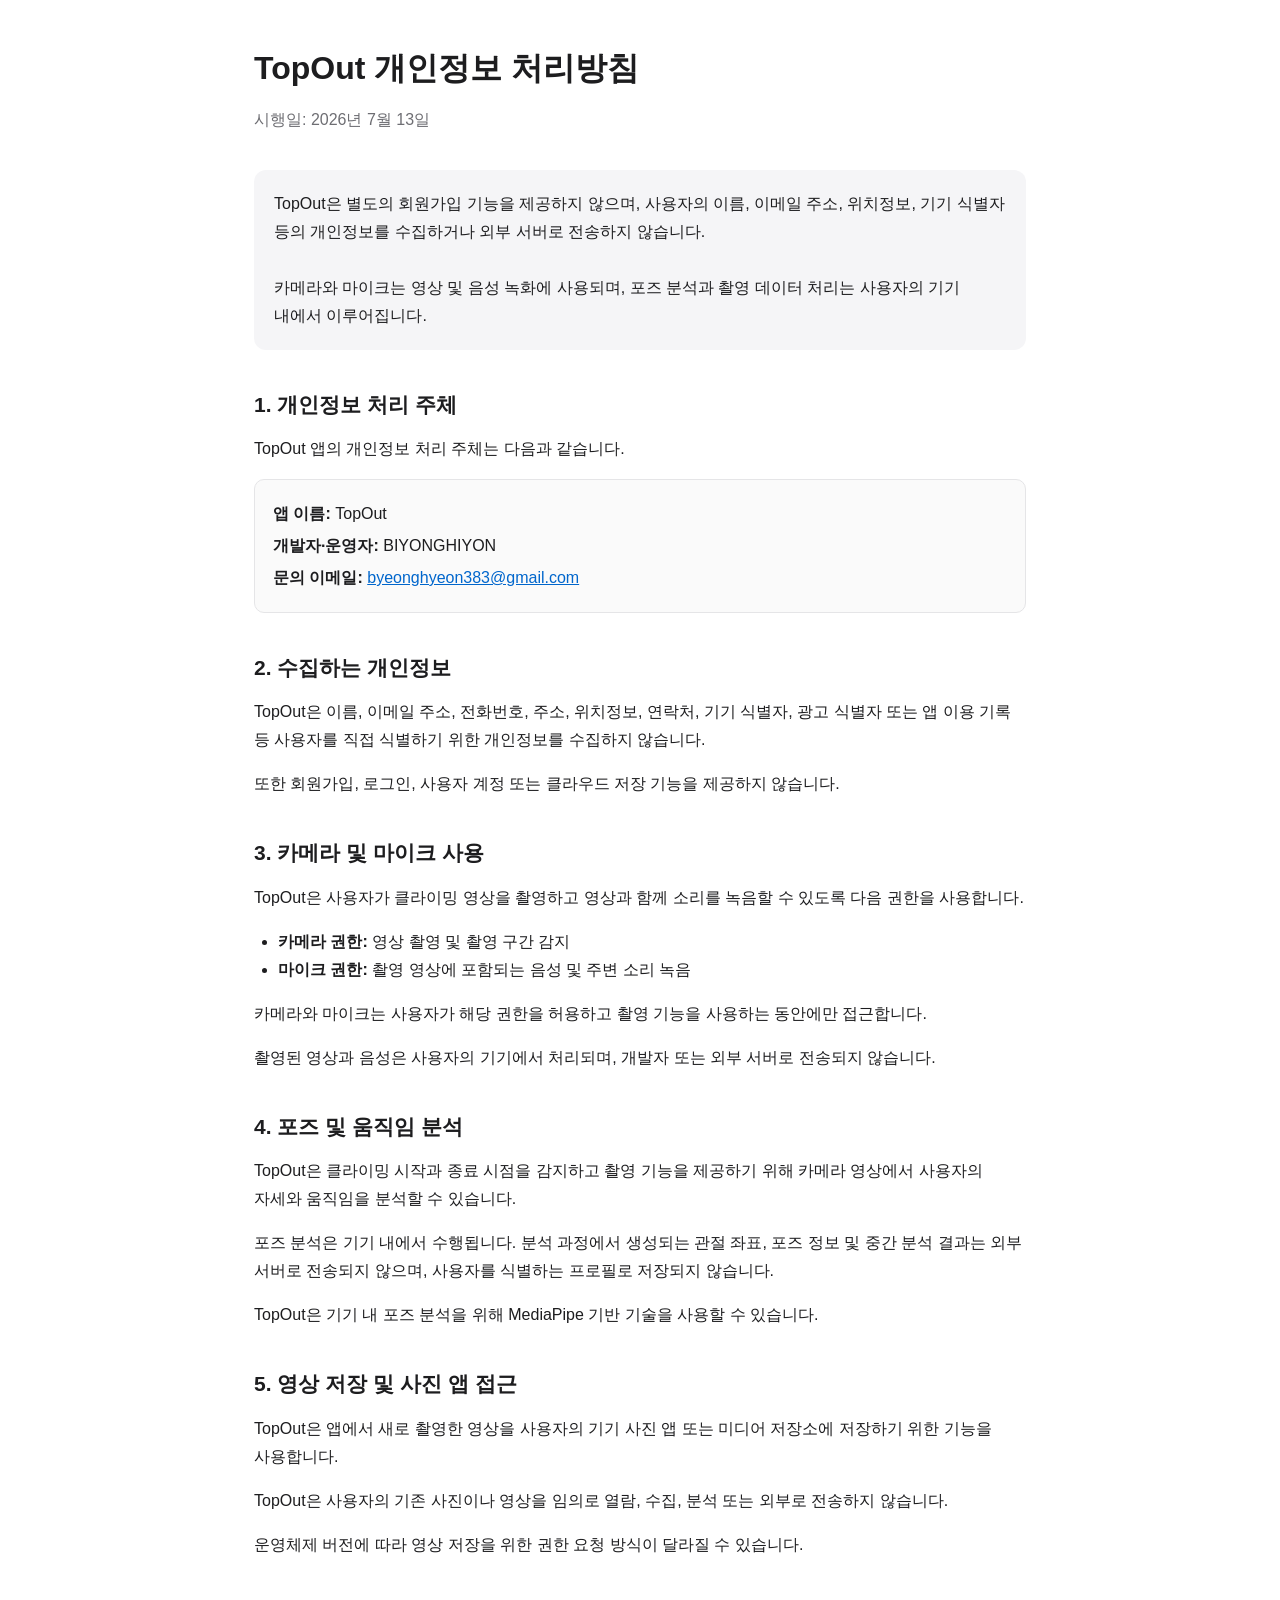
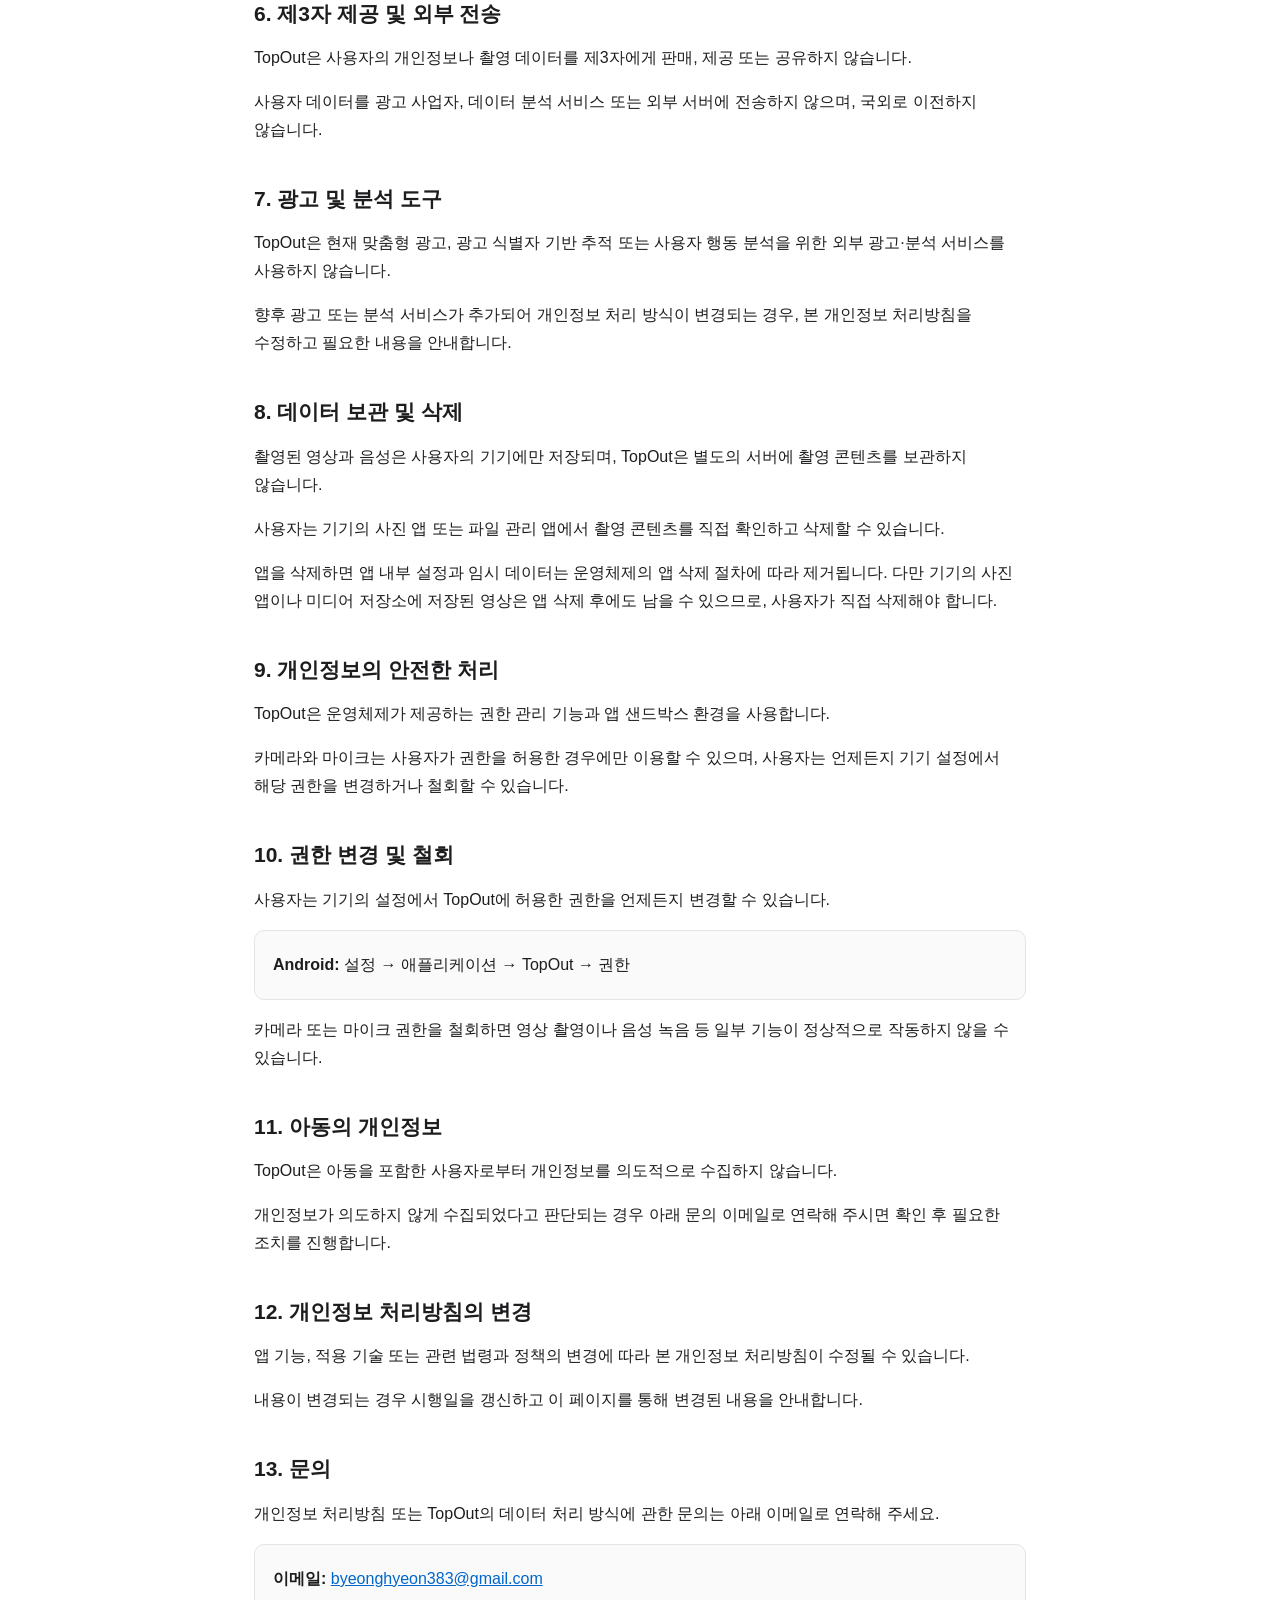
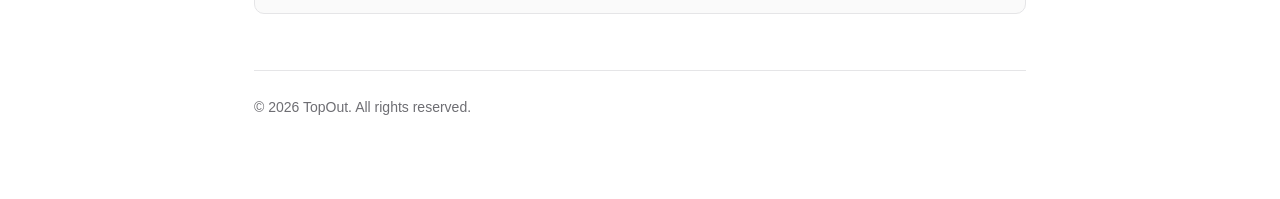
<file: docs/topout-privacy-policy.html>
<!doctype html>
<html lang="ko">
<head>
  <meta charset="utf-8">
  <meta name="viewport" content="width=device-width, initial-scale=1">

  <title>TopOut 개인정보 처리방침</title>

  <meta
    name="description"
    content="TopOut 앱의 개인정보 처리방침입니다. 카메라, 마이크, 영상 저장 및 기기 내 포즈 분석에 관한 내용을 안내합니다."
  >

  <style>
    * {
      box-sizing: border-box;
    }

    body {
      max-width: 820px;
      margin: 0 auto;
      padding: 48px 24px 80px;
      color: #1d1d1f;
      background: #ffffff;
      font-family:
        -apple-system,
        BlinkMacSystemFont,
        "Apple SD Gothic Neo",
        "Noto Sans KR",
        Arial,
        sans-serif;
      line-height: 1.75;
      word-break: keep-all;
    }

    h1 {
      margin: 0 0 8px;
      font-size: 32px;
      line-height: 1.3;
    }

    h2 {
      margin: 40px 0 12px;
      font-size: 21px;
      line-height: 1.4;
    }

    p,
    li {
      font-size: 16px;
    }

    ul {
      padding-left: 24px;
    }

    a {
      color: #0066cc;
    }

    .date {
      margin-bottom: 36px;
      color: #6e6e73;
    }

    .box {
      margin: 20px 0 36px;
      padding: 20px;
      background: #f5f5f7;
      border-radius: 12px;
    }

    .info {
      margin-top: 12px;
      padding: 16px 18px;
      background: #fafafa;
      border: 1px solid #e5e5e7;
      border-radius: 10px;
    }

    .info p {
      margin: 4px 0;
    }

    footer {
      margin-top: 56px;
      padding-top: 24px;
      color: #6e6e73;
      border-top: 1px solid #e5e5e7;
      font-size: 14px;
    }

    @media (max-width: 600px) {
      body {
        padding: 32px 20px 64px;
      }

      h1 {
        font-size: 28px;
      }
    }
  </style>
</head>

<body>
  <main>
    <h1>TopOut 개인정보 처리방침</h1>
    <p class="date">시행일: 2026년 7월 13일</p>

    <div class="box">
      TopOut은 별도의 회원가입 기능을 제공하지 않으며, 사용자의 이름,
      이메일 주소, 위치정보, 기기 식별자 등의 개인정보를 수집하거나
      외부 서버로 전송하지 않습니다.
      <br><br>
      카메라와 마이크는 영상 및 음성 녹화에 사용되며, 포즈 분석과 촬영
      데이터 처리는 사용자의 기기 내에서 이루어집니다.
    </div>

    <h2>1. 개인정보 처리 주체</h2>

    <p>
      TopOut 앱의 개인정보 처리 주체는 다음과 같습니다.
    </p>

    <div class="info">
      <p><strong>앱 이름:</strong> TopOut</p>
      <p>
        <strong>개발자·운영자:</strong>
        BIYONGHIYON
      </p>
      <p>
        <strong>문의 이메일:</strong>
        <a href="mailto:byeonghyeon383@gmail.com">
          byeonghyeon383@gmail.com
        </a>
      </p>
    </div>

    <h2>2. 수집하는 개인정보</h2>

    <p>
      TopOut은 이름, 이메일 주소, 전화번호, 주소, 위치정보, 연락처,
      기기 식별자, 광고 식별자 또는 앱 이용 기록 등 사용자를 직접
      식별하기 위한 개인정보를 수집하지 않습니다.
    </p>

    <p>
      또한 회원가입, 로그인, 사용자 계정 또는 클라우드 저장 기능을
      제공하지 않습니다.
    </p>

    <h2>3. 카메라 및 마이크 사용</h2>

    <p>
      TopOut은 사용자가 클라이밍 영상을 촬영하고 영상과 함께 소리를
      녹음할 수 있도록 다음 권한을 사용합니다.
    </p>

    <ul>
      <li>
        <strong>카메라 권한:</strong>
        영상 촬영 및 촬영 구간 감지
      </li>
      <li>
        <strong>마이크 권한:</strong>
        촬영 영상에 포함되는 음성 및 주변 소리 녹음
      </li>
    </ul>

    <p>
      카메라와 마이크는 사용자가 해당 권한을 허용하고 촬영 기능을
      사용하는 동안에만 접근합니다.
    </p>

    <p>
      촬영된 영상과 음성은 사용자의 기기에서 처리되며, 개발자 또는
      외부 서버로 전송되지 않습니다.
    </p>

    <h2>4. 포즈 및 움직임 분석</h2>

    <p>
      TopOut은 클라이밍 시작과 종료 시점을 감지하고 촬영 기능을
      제공하기 위해 카메라 영상에서 사용자의 자세와 움직임을
      분석할 수 있습니다.
    </p>

    <p>
      포즈 분석은 기기 내에서 수행됩니다. 분석 과정에서 생성되는
      관절 좌표, 포즈 정보 및 중간 분석 결과는 외부 서버로 전송되지
      않으며, 사용자를 식별하는 프로필로 저장되지 않습니다.
    </p>

    <p>
      TopOut은 기기 내 포즈 분석을 위해 MediaPipe 기반 기술을
      사용할 수 있습니다.
    </p>

    <h2>5. 영상 저장 및 사진 앱 접근</h2>

    <p>
      TopOut은 앱에서 새로 촬영한 영상을 사용자의 기기 사진 앱 또는
      미디어 저장소에 저장하기 위한 기능을 사용합니다.
    </p>

    <p>
      TopOut은 사용자의 기존 사진이나 영상을 임의로 열람, 수집,
      분석 또는 외부로 전송하지 않습니다.
    </p>

    <p>
      운영체제 버전에 따라 영상 저장을 위한 권한 요청 방식이 달라질
      수 있습니다.
    </p>

    <h2>6. 제3자 제공 및 외부 전송</h2>

    <p>
      TopOut은 사용자의 개인정보나 촬영 데이터를 제3자에게 판매,
      제공 또는 공유하지 않습니다.
    </p>

    <p>
      사용자 데이터를 광고 사업자, 데이터 분석 서비스 또는 외부
      서버에 전송하지 않으며, 국외로 이전하지 않습니다.
    </p>

    <h2>7. 광고 및 분석 도구</h2>

    <p>
      TopOut은 현재 맞춤형 광고, 광고 식별자 기반 추적 또는 사용자
      행동 분석을 위한 외부 광고·분석 서비스를 사용하지 않습니다.
    </p>

    <p>
      향후 광고 또는 분석 서비스가 추가되어 개인정보 처리 방식이
      변경되는 경우, 본 개인정보 처리방침을 수정하고 필요한 내용을
      안내합니다.
    </p>

    <h2>8. 데이터 보관 및 삭제</h2>

    <p>
      촬영된 영상과 음성은 사용자의 기기에만 저장되며, TopOut은
      별도의 서버에 촬영 콘텐츠를 보관하지 않습니다.
    </p>

    <p>
      사용자는 기기의 사진 앱 또는 파일 관리 앱에서 촬영 콘텐츠를
      직접 확인하고 삭제할 수 있습니다.
    </p>

    <p>
      앱을 삭제하면 앱 내부 설정과 임시 데이터는 운영체제의 앱 삭제
      절차에 따라 제거됩니다. 다만 기기의 사진 앱이나 미디어 저장소에
      저장된 영상은 앱 삭제 후에도 남을 수 있으므로, 사용자가 직접
      삭제해야 합니다.
    </p>

    <h2>9. 개인정보의 안전한 처리</h2>

    <p>
      TopOut은 운영체제가 제공하는 권한 관리 기능과 앱 샌드박스
      환경을 사용합니다.
    </p>

    <p>
      카메라와 마이크는 사용자가 권한을 허용한 경우에만 이용할 수
      있으며, 사용자는 언제든지 기기 설정에서 해당 권한을 변경하거나
      철회할 수 있습니다.
    </p>

    <h2>10. 권한 변경 및 철회</h2>

    <p>
      사용자는 기기의 설정에서 TopOut에 허용한 권한을 언제든지
      변경할 수 있습니다.
    </p>

    <div class="info">
      <p>
        <strong>Android:</strong>
        설정 → 애플리케이션 → TopOut → 권한
      </p>
    </div>

    <p>
      카메라 또는 마이크 권한을 철회하면 영상 촬영이나 음성 녹음 등
      일부 기능이 정상적으로 작동하지 않을 수 있습니다.
    </p>

    <h2>11. 아동의 개인정보</h2>

    <p>
      TopOut은 아동을 포함한 사용자로부터 개인정보를 의도적으로
      수집하지 않습니다.
    </p>

    <p>
      개인정보가 의도하지 않게 수집되었다고 판단되는 경우 아래 문의
      이메일로 연락해 주시면 확인 후 필요한 조치를 진행합니다.
    </p>

    <h2>12. 개인정보 처리방침의 변경</h2>

    <p>
      앱 기능, 적용 기술 또는 관련 법령과 정책의 변경에 따라 본
      개인정보 처리방침이 수정될 수 있습니다.
    </p>

    <p>
      내용이 변경되는 경우 시행일을 갱신하고 이 페이지를 통해
      변경된 내용을 안내합니다.
    </p>

    <h2>13. 문의</h2>

    <p>
      개인정보 처리방침 또는 TopOut의 데이터 처리 방식에 관한 문의는
      아래 이메일로 연락해 주세요.
    </p>

    <div class="info">
      <p>
        <strong>이메일:</strong>
        <a href="mailto:byeonghyeon383@gmail.com">
          byeonghyeon383@gmail.com
        </a>
      </p>
    </div>
  </main>

  <footer>
    © 2026 TopOut. All rights reserved.
  </footer>
</body>
</html>
</file>
<file: portfolio/styles.css>
:root {
  --paper:#f6f4ed;
  --ink:#22241f;
  --muted:#777b70;
  --line:#d7d8cf;
  --orange:#e85c35;
  --soft:#eeede5;
  --dark:#272d26;
  --shell:1320px;
  --pad:52px;
}
* {
  box-sizing:border-box;
}
html {
  scroll-behavior:smooth;
  scroll-padding-top:100px;
}
body {
  margin:0;
  background:var(--paper);
  color:var(--ink);
  font-family:-apple-system,BlinkMacSystemFont,"Apple SD Gothic Neo","Noto Sans KR",sans-serif;
  word-break:keep-all;
  overflow-wrap:break-word;
  -webkit-font-smoothing:antialiased;
}
a {
  color:inherit;
  text-decoration:none;
}
button {
  font:inherit;
}
img {
  display:block;
  max-width:100%;
  height:auto;
}
figure,p,h1,h2,h3,h4,dl {
  margin:0;
}
button,a,summary {
  -webkit-tap-highlight-color:transparent;
}
a:focus-visible,button:focus-visible,summary:focus-visible {
  outline:3px solid var(--orange);
  outline-offset:6px;
}
::selection {
  background:#f8c0a8;
  color:var(--ink);
}
.shell {
  width:min(calc(100% - var(--pad)*2),var(--shell));
  margin-inline:auto;
}
.orange {
  color:var(--orange);
}
.muted {
  color:#85887d;
}
.eyebrow,.chapter,.index,.film-label,.film-caption,.hero-facts dt,.group-heading>span,.feedback-title>span,.language-list,.global-grid article>span,.delivery-notes span {
  font-size:11px;
  line-height:1.5;
  font-weight:650;
  letter-spacing:.09em;
}
.eyebrow {
  margin-bottom:22px;
}
.status-dot,.tiny-dot {
  display:inline-block;
  width:7px;
  height:7px;
  border-radius:50%;
  background:var(--orange);
  margin-right:9px;
  flex-shrink:0;
}
.tiny-dot {
  width:5px;
  height:5px;
}
h1,h2,h3,h4 {
  letter-spacing:-.055em;
  line-height:1.25;
  font-weight:700;
}
h1 {
  font-size:clamp(46px,4.65vw,72px);
  line-height:1.2;
}
h2 {
  font-size:clamp(34px,3.2vw,50px);
  line-height:1.3;
}
h3 {
  font-size:29px;
  line-height:1.35;
}
h4 {
  font-size:23px;
  line-height:1.4;
}
p {
  font-size:16px;
  line-height:1.9;
  letter-spacing:-.025em;
}
p+p {
  margin-top:18px;
}
.note {
  font-size:12px;
  line-height:1.85;
  color:var(--muted);
  margin-top:24px;
}
.skip-link {
  position:fixed;
  z-index:100;
  top:-70px;
  left:20px;
  padding:12px 20px;
  background:var(--ink);
  color:white;
}
.skip-link:focus {
  top:10px;
}
.site-header {
  height:86px;
  display:flex;
  align-items:center;
  justify-content:space-between;
  padding:0 var(--pad);
  border-bottom:1px solid var(--line);
  position:sticky;
  top:0;
  z-index:20;
  background:rgba(246,244,237,.96);
  backdrop-filter:blur(12px);
}
.brand {
  display:flex;
  align-items:center;
  gap:11px;
  font-size:25px;
  font-weight:800;
  letter-spacing:-.06em;
}
.brand img {
  border-radius:9px;
}
.brand-dot {
  font-size:11px;
  vertical-align:super;
  margin-left:3px;
}
.site-header nav {
  display:flex;
  gap:30px;
}
.site-header nav a {
  font-size:13px;
  color:#686d61;
}
.site-header nav a.active,.site-header nav a:hover {
  color:var(--orange);
}
.header-cta {
  font-size:12px;
  font-weight:650;
  border-bottom:1px solid var(--ink);
  padding-bottom:5px;
}
.header-cta span {
  margin-left:20px;
}
.menu-button {
  display:none;
}
.hero {
  display:grid;
  grid-template-columns:1.12fr .88fr;
  gap:8%;
  padding-block:74px 64px;
  align-items:center;
}
.hero-copy .eyebrow {
  font-size:9px;
  letter-spacing:.1em;
}
.hero-lead {
  font-size:23px;
  line-height:1.55;
  font-weight:550;
  margin-top:32px;
  letter-spacing:-.045em;
}
.hero-description {
  font-size:15px;
  max-width:420px;
  color:#64695e;
  margin-top:20px;
}
.actions {
  display:flex;
  align-items:center;
  gap:26px;
  margin-top:32px;
}
.button {
  display:inline-flex;
  align-items:center;
  justify-content:space-between;
  gap:35px;
  min-height:49px;
  padding:14px 22px;
  font-size:13px;
  font-weight:650;
  border:1px solid transparent;
  transition:background .2s,color .2s;
}
.primary {
  background:var(--orange);
  color:#fff;
}
.primary:hover {
  background:#cf4924;
}
.outline {
  border-color:var(--ink);
}
.outline:hover {
  background:var(--ink);
  color:var(--paper);
}
.text-link {
  font-size:12px;
  border-bottom:1px solid var(--line);
  padding-bottom:4px;
}
.hero-facts {
  display:flex;
  gap:24px;
  margin-top:45px;
  padding-top:20px;
  border-top:1px solid var(--line);
}
.hero-facts dt {
  font-size:9px;
  color:var(--muted);
  letter-spacing:0;
}
.hero-facts dd {
  margin:8px 0 0;
  font-size:10px;
  line-height:1.6;
}
.hero-media {
  scroll-margin-top:100px;
}
.film-label {
  display:flex;
  justify-content:space-between;
  font-size:9px;
  margin-bottom:12px;
  letter-spacing:.07em;
}
.film-tabs {
  display: flex;
  gap: 6px;
  margin-bottom: 12px;
}
.film-tabs button {
  flex: 1;
  min-height: 44px;
  padding: 11px 14px;
  border: 1px solid var(--line);
  background: transparent;
  color: var(--muted);
  font-size: 12px;
  cursor: pointer;
  text-align: left;
}
.film-tabs button span {
  float: right;
  font-size: 10px;
  opacity: .7;
  margin-left: 6px;
}
.film-tabs button[aria-selected="true"] {
  border-color: var(--ink);
  background: var(--ink);
  color: var(--paper);
}
.film-tabs button:focus-visible {
  outline: 3px solid var(--orange);
  outline-offset: 3px;
}
.film-panel[hidden] {
  display: none;
}
.film-caption.motion-caption > span:last-child {
  flex-basis: 100%;
  margin-left: 14px;
  display: block;
}
.film-frame {
  background:#171b17;
  padding:20px;
  display:flex;
  align-items:center;
  justify-content:center;
  border-radius:2px;
  position:relative;
  overflow:hidden;
}
.film-frame:before {
  content:'TOPOUT';
  font-size:90px;
  position:absolute;
  left:12px;
  top:30%;
  writing-mode:vertical-rl;
  font-weight:900;
  color:#343b32;
  letter-spacing:-.07em;
}
.film-frame video {
  display:block;
  position:relative;
  width:auto;
  max-width:100%;
  height:590px;
  max-height:65vh;
  aspect-ratio:9/16;
  background:#10130f;
  object-fit:contain;
  box-shadow:0 20px 70px #0006;
}
.film-caption {
  font-size:9px;
  line-height:1.7;
  letter-spacing:0;
  margin-top:12px;
  display:flex;
  align-items:baseline;
  flex-wrap:wrap;
}
.film-caption>span:last-child {
  margin-left:auto;
  color:var(--muted);
  font-size:9px;
}
.manifesto {
  border-top:1px solid var(--line);
  border-bottom:1px solid var(--line);
  padding-block:21px;
}
.manifesto>.shell {
  display:flex;
  align-items:center;
  justify-content:space-between;
  gap:26px;
  font-size:13px;
  letter-spacing:.09em;
}
.manifesto-line {
  height:1px;
  background:var(--line);
  flex:1;
}
.manifesto strong {
  color:var(--orange);
  font-size:14px;
}
.section {
  padding-block:90px;
}
.chapter {
  display:flex;
  justify-content:space-between;
  border-bottom:1px solid var(--line);
  padding-bottom:18px;
  margin-bottom:48px;
  font-size:11px;
}
.chapter>span:last-child {
  color:var(--muted);
  font-size:9px;
}
.intro-grid {
  display:grid;
  grid-template-columns:1fr 1fr;
  gap:9%;
  align-items:start;
}
.body-copy .lead {
  font-size:21px;
  line-height:1.6;
  font-weight:650;
  margin-bottom:24px;
}
.body-copy p:not(.lead) {
  font-size:15px;
  color:#62685c;
}
.session-strip {
  display:flex;
  align-items:center;
  gap:30px;
  background:var(--soft);
  padding:30px;
  margin-top:48px;
}
.session-label {
  min-width:130px;
}
.session-label>span {
  font-size:13px;
  font-weight:650;
}
.session-label small {
  display:block;
  font-size:10px;
  margin-top:6px;
  color:var(--muted);
}
.session-track {
  display:flex;
  gap:4px;
  height:60px;
  flex:1;
  align-items:stretch;
}
.session-track i {
  flex:1;
  background:#d8dacf;
  min-width:8px;
  background-image:repeating-linear-gradient(90deg,transparent,transparent 8px,#f6f4ed55 9px,#f6f4ed55 10px);
}
.session-track i.attempt {
  flex:.6;
  background-color:#b3bba8;
}
.session-track i.keep {
  flex:1.2;
  background:var(--orange);
  font-size:10px;
  font-weight:700;
  font-style:normal;
  color:white;
  display:flex;
  align-items:center;
  justify-content:center;
  padding:6px;
}
.session-result {
  font-size:12px;
  line-height:1.8;
  min-width:85px;
}
.value-grid {
  display:grid;
  grid-template-columns:repeat(3,1fr);
  gap:44px;
  margin-top:50px;
}
.value-grid article {
  border-top:1px solid var(--ink);
  padding-top:19px;
}
.index {
  color:var(--orange);
}
.value-grid h3 {
  font-size:21px;
  margin-top:18px;
}
.value-grid p {
  font-size:14px;
  margin-top:12px;
  color:#62685c;
}
.app-flow {
  margin-top:80px;
}
.section-subheading {
  display:flex;
  align-items:baseline;
  justify-content:space-between;
  margin-bottom:30px;
}
.section-subheading h3 {
  font-size:24px;
}
.section-subheading .eyebrow {
  margin:0;
}
.phone-gallery {
  display:grid;
  grid-template-columns:repeat(3,1fr);
  gap:30px;
}
.phone-gallery figure {
  background:var(--soft);
  padding:35px 22px 20px;
}
.phone-gallery img {
  max-height:460px;
  width:auto;
  margin:auto;
  border-radius:14px;
  box-shadow:0 15px 25px #22241f12;
}
.phone-gallery figcaption {
  display:flex;
  gap:16px;
  font-size:12px;
  margin-top:24px;
  padding-top:15px;
  border-top:1px solid var(--line);
}
.phone-gallery figcaption span {
  color:var(--orange);
}
.development {
  background:var(--soft);
}
.section-heading {
  max-width:850px;
}
.section-heading>p:not(.eyebrow) {
  font-size:15px;
  color:#63695d;
  margin-top:24px;
  max-width:640px;
}
.decision-comparison {
  display:grid;
  grid-template-columns:1fr 1fr;
  gap:20px;
  margin-top:40px;
}
.decision-comparison article {
  padding:34px;
  background:var(--paper);
  border:1px solid var(--line);
}
.decision-comparison .chosen {
  background:var(--dark);
  color:var(--paper);
  border-color:var(--dark);
}
.decision-comparison h3 {
  font-size:27px;
  margin-bottom:20px;
}
.decision-comparison p {
  font-size:14px;
  color:var(--muted);
}
.decision-comparison .chosen p {
  color:#c2c6b9;
}
.decision-comparison .chosen .eyebrow {
  color:#ff9d74;
}
.development-path {
  display:flex;
  gap:18px;
  align-items:center;
  justify-content:space-between;
  padding:25px 0 0;
  font-size:11px;
  line-height:1.7;
}
.development-path span+span:before {
  content:'→';
  color:var(--orange);
  margin-right:18px;
}
.story-block {
  display:grid;
  grid-template-columns:105px 1fr;
  border-top:1px solid #cdd0c4;
  padding-top:48px;
  margin-top:65px;
  gap:35px;
}
.story-number {
  font-size:62px;
  color:#9fa592;
  letter-spacing:-.07em;
  line-height:1;
}
.story-content>.eyebrow {
  color:#737c67;
  font-size:10px;
  margin-bottom:17px;
}
.story-content>h3 {
  font-size:35px;
  margin-bottom:28px;
}
.story-content>p {
  font-size:15px;
  max-width:820px;
  color:#535d4e;
}
.story-content p.note {
  font-size:12px;
  color:var(--muted);
}
.two-columns {
  display:grid;
  grid-template-columns:1fr 1fr;
  gap:40px;
  margin-top:30px;
}
.two-columns h4 {
  font-size:18px;
}
.two-columns p {
  font-size:14px;
  margin-top:12px;
  color:#62685c;
}
.two-columns + p {
  margin-top: 28px;
}
.technical {
  margin-top:26px;
  border-block:1px solid #cbd0c2;
}
.technical+ .technical {
  margin-top:0;
  border-top:0;
}
.technical summary {
  cursor:pointer;
  list-style:none;
  display:flex;
  align-items:center;
  gap:14px;
  padding:20px 0;
  font-size:14px;
  font-weight:650;
  line-height:1.6;
}
.technical summary::-webkit-details-marker {
  display:none;
}
.technical summary:before {
  content:'＋';
  font-size:19px;
  color:var(--orange);
  font-weight:400;
}
.technical[open]>summary:before {
  content:'−';
}
.technical summary>span {
  margin-left:auto;
  font-size:10px;
  color:var(--muted);
  font-weight:400;
}
.details-body {
  padding:3px 0 28px 31px;
}
.details-body p,.details-body li {
  font-size:14px;
  line-height:1.95;
  color:#596250;
}
.details-body ol {
  padding-left:20px;
  margin:0;
}
.details-body li+li {
  margin-top:14px;
}
.details-body p {
  margin-top:20px;
}
.details-body ol+p {
  border-top:1px solid var(--line);
  padding-top:20px;
}
.pull-quote {
  font-size:28px;
  line-height:1.6;
  letter-spacing:-.04em;
  border-left:3px solid var(--orange);
  padding:8px 0 8px 25px;
  margin-block:30px;
  color:#7f8773;
}
.pull-quote strong {
  color:var(--ink);
}
.recording-feature {
  display:grid;
  grid-template-columns:240px 1fr;
  gap:50px;
  background:var(--dark);
  color:var(--paper);
  padding:35px;
  margin-top:35px;
  align-items:center;
}
.recording-feature figure img {
  max-height:395px;
  width:auto;
  margin:auto;
  border-radius:12px;
}
.recording-feature .eyebrow {
  font-size:9px;
  color:#b5c0a7;
}
.recording-feature h4 {
  font-size:28px;
  margin-bottom:20px;
}
.recording-feature p {
  font-size:13px;
  color:#c0c9b6;
}
.state-flow {
  display:grid;
  grid-template-columns:repeat(5,1fr);
  gap:8px;
  margin-top:35px;
}
.state-flow>div {
  padding:20px 12px;
  background:var(--paper);
  border-top:2px solid #9da78f;
  display:flex;
  flex-direction:column;
  gap:14px;
}
.state-flow span {
  font-size:8px;
  letter-spacing:.04em;
  color:var(--muted);
}
.state-flow strong {
  font-size:13px;
}
.state-flow small {
  font-size:10px;
  line-height:1.7;
  color:var(--muted);
}
.state-flow .recovery-state {
  border-top-color:var(--orange);
  background:#f4e0d3;
}
.boundary-callout {
  border-left:3px solid var(--orange);
  padding:26px 30px;
  background:#e4e7db;
  margin-top:30px;
}
.boundary-callout .eyebrow {
  font-size:9px;
  margin-bottom:12px;
}
.boundary-callout h4 {
  font-size:23px;
  margin-bottom:16px;
}
.boundary-callout p {
  font-size:14px;
  color:#596250;
}
.table-wrap {
  overflow:auto;
  margin-top:30px;
}
table {
  width:100%;
  border-collapse:collapse;
  text-align:left;
  font-size:12px;
  line-height:1.8;
}
caption {
  text-align:left;
  color:var(--muted);
  font-size:10px;
  padding-bottom:12px;
}
th {
  font-size:10px;
  color:#667258;
  background:#e0e4d8;
  font-weight:650;
}
td,th {
  padding:14px 18px;
  border-bottom:1px solid #cdd0c4;
}
td:first-child {
  font-weight:650;
  min-width:165px;
}
td:last-child {
  white-space:nowrap;
}
.selected td {
  background:#dce6d0;
}
.selected td:last-child {
  color:#42612e;
  font-weight:700;
}
.camera-feature {
  display:grid;
  grid-template-columns:1fr 1.2fr;
  gap:40px;
  margin-top:45px;
  align-items:center;
}
.camera-feature .eyebrow {
  font-size:9px;
  color:#69745c;
}
.camera-feature h4 {
  font-size:28px;
  margin-bottom:20px;
}
.camera-feature p {
  font-size:14px;
  color:#596250;
}
.lens-visual {
  background:var(--dark);
  padding:30px;
  overflow:hidden;
}
.lens-image {
  height:240px;
  overflow:hidden;
  border:1px solid #68745d;
  position:relative;
}
.lens-image:after {
  content:'';
  position:absolute;
  inset:15%;
  border:1px solid #e9aa6d;
}
.lens-image img {
  width:100%;
  transform:translateY(-18%);
}
.lens-rail {
  display:flex;
  gap:15px;
  align-items:center;
  color:#d4dccb;
  padding:23px 0;
  font-size:14px;
}
.lens-rail div {
  flex:1;
  height:1px;
  background:#737e67;
}
.lens-rail strong {
  color:#f59a6d;
}
.lens-visual>p {
  font-size:8px;
  color:#9da98e;
  letter-spacing:.04em;
  line-height:1.6;
}
.platform-pair {
  display:grid;
  grid-template-columns:1fr 1fr;
  gap:25px;
  margin-top:30px;
}
.platform-pair>div {
  border-top:1px solid #cbd0c2;
  padding-top:18px;
}
.platform-pair span {
  font-size:14px;
  font-weight:700;
}
.platform-pair p {
  font-size:12px;
  color:#667258;
  margin-top:9px;
}
.release-banner {
  display:flex;
  align-items:center;
  gap:30px;
  border-top:1px solid #cbd0c2;
  margin-top:65px;
  padding-top:40px;
}
.release-banner>.status-dot {
  width:12px;
  height:12px;
}
.release-banner .eyebrow {
  font-size:9px;
  margin-bottom:12px;
}
.release-banner h3 {
  font-size:28px;
}
.release-banner>a {
  font-size:48px;
  color:var(--orange);
  margin-left:auto;
}
.group-heading {
  display:flex;
  gap:25px;
  align-items:center;
  font-size:19px;
  padding-bottom:20px;
  border-bottom:1px solid var(--ink);
  margin-top:55px;
}
.group-heading>span {
  font-size:9px;
  color:var(--orange);
}
.feedback-entry {
  display:grid;
  grid-template-columns:.8fr 1.2fr;
  gap:9%;
  padding-block:45px;
  border-bottom:1px solid var(--line);
}
.feedback-title>span {
  font-size:10px;
  color:var(--orange);
}
.feedback-title h3 {
  font-size:30px;
  margin-top:20px;
}
.feedback-content>p {
  font-size:14px;
  color:#62685c;
}
.feedback-content .technical summary {
  font-size:12px;
}
.feedback-content .technical summary>span {
  font-size:9px;
}
.feedback-content .details-body li {
  font-size:13px;
}
.image-pair {
  display:grid;
  grid-template-columns:1fr 1fr;
  gap:16px;
  margin-top:28px;
}
.image-pair figure {
  background:var(--soft);
  padding:20px 16px 14px;
}
.image-pair img {
  max-height:350px;
  width:auto;
  margin:auto;
  border-radius:8px;
}
.image-pair figcaption {
  font-size:10px;
  color:#636b5a;
  margin-top:14px;
  text-align:center;
}
.feedback-proof {
  margin-top:28px;
  border:1px solid var(--line);
  padding:18px;
  background:#fff;
}
.feedback-proof img {
  max-height:300px;
  object-fit:contain;
  margin:auto;
}
.feedback-proof figcaption {
  font-size:10px;
  color:var(--muted);
  margin-top:12px;
  line-height:1.7;
}
.single-phone {
  margin-top:25px;
  background:var(--soft);
  padding:25px;
}
.single-phone img {
  max-height:350px;
  width:auto;
  margin:auto;
  border-radius:10px;
}
.single-phone figcaption {
  margin-top:16px;
  font-family:inherit;
  font-size:11px;
  font-weight:400;
  line-height:1.7;
  color:var(--muted);
  text-align:center;
}
.verification-path {
  display:grid;
  grid-template-columns:1fr 1fr;
  gap:20px;
  margin-block:25px;
}
.verification-path>div {
  border-left:2px solid var(--orange);
  padding-left:16px;
}
.verification-path span {
  font-size:11px;
  font-weight:700;
}
.verification-path p {
  font-size:12px;
  color:#62685c;
  line-height:1.9;
  margin-top:8px;
}
.self-heading {
  margin-top:70px;
}
.self-grid {
  display:grid;
  grid-template-columns:1fr 1fr;
  gap:40px;
  margin-top:35px;
}
.self-card {
  background:var(--soft);
  padding:32px;
}
.self-card .eyebrow {
  font-size:9px;
  color:#69745c;
}
.self-card h3 {
  font-size:28px;
  margin-bottom:24px;
}
.self-card>p {
  font-size:14px;
  color:#62685c;
}
.self-card .technical summary {
  font-size:12px;
  flex-wrap:wrap;
  gap:6px;
}
.self-card .technical summary>span {
  margin-left:25px;
  font-size:9px;
}
.self-card .details-body {
  padding-left:0;
}
.self-card .details-body p {
  font-size:13px;
}
.self-card .image-pair figure {
  background:var(--paper);
  padding:15px 10px;
}
.self-card .image-pair img {
  max-height:300px;
}
.detail-screen {
  max-height:360px;
  width:auto;
  margin:25px auto 0;
  border-radius:10px;
}
.auto-card {
  background:#e6e8dc;
}
.countdown-visual {
  display:flex;
  flex-direction:column;
  align-items:center;
  border-block:1px solid #bcc5ac;
  padding:30px 0;
  margin-bottom:28px;
  color:#738064;
}
.countdown-visual>span {
  font-size:9px;
  letter-spacing:.06em;
}
.countdown-visual>strong {
  font-size:102px;
  font-weight:400;
  letter-spacing:-.06em;
  line-height:1.5;
  color:#46553b;
}
.countdown-visual strong>span {
  font-size:30px;
  letter-spacing:0;
  margin-left:6px;
}
.small-principle {
  font-size:21px;
  line-height:1.6;
  letter-spacing:-.04em;
  color:#738064;
  margin-top:35px;
}
.global-section {
  background:var(--dark);
  color:var(--paper);
}
.global-section .chapter {
  border-color:#505a46;
}
.global-section .chapter>span:last-child {
  color:#a1ad95;
}
.global-section .body-copy p {
  color:#bac5b0;
}
.global-section .body-copy .lead {
  color:var(--paper);
}
.language-list {
  list-style:none;
  margin:45px 0 0;
  padding:0;
  display:flex;
  flex-wrap:wrap;
  gap:12px;
  font-size:19px;
  letter-spacing:-.02em;
  font-weight:400;
}
.language-list li {
  border:1px solid #637254;
  padding:15px 23px;
}
.global-grid {
  display:grid;
  grid-template-columns:repeat(3,1fr);
  gap:40px;
  margin-top:50px;
}
.global-grid article {
  border-top:1px solid #505a46;
  padding-top:20px;
}
.global-grid article>span {
  font-size:9px;
  color:#a8b799;
}
.global-grid h3 {
  font-size:21px;
  margin-top:18px;
}
.global-grid p {
  font-size:13px;
  color:#bac5b0;
  margin-top:16px;
}
.closing-top h2 {
  font-size:clamp(35px,4.1vw,62px);
}
.closing-top .eyebrow {
  font-size:10px;
  color:var(--muted);
}
.closing-grid {
  display:grid;
  grid-template-columns:1fr 1fr;
  align-items:start;
  gap:10%;
  margin-top:35px;
}
.closing-grid>p {
  font-size:15px;
  color:#62685c;
}
.download-links {
  display:flex;
  justify-content:flex-end;
  gap:12px;
}
.download-links .button {
  flex:1;
  max-width:200px;
}
.delivery-notes {
  display:grid;
  grid-template-columns:repeat(3,1fr);
  gap:40px;
  margin-top:60px;
  border-top:1px solid var(--line);
  padding-top:26px;
}
.delivery-notes span {
  font-size:9px;
  color:#626c55;
}
.delivery-notes p {
  font-size:12px;
  color:var(--muted);
  line-height:1.9;
  margin-top:10px;
}
.site-footer {
  border-top:1px solid var(--line);
}
.footer-wordmark {
  display:flex;
  justify-content:space-between;
  font-size:clamp(100px,19vw,280px);
  font-weight:850;
  line-height:1.2;
  letter-spacing:-.075em;
}
.footer-wordmark>span {
  color:var(--orange);
  font-weight:400;
  letter-spacing:-.05em;
}
.footer-bottom {
  padding-block:24px 30px;
  display:flex;
  align-items:center;
  justify-content:space-between;
  border-top:1px solid var(--line);
  gap:20px;
}
.footer-bottom p,.footer-bottom a {
  font-size:10px;
  color:var(--muted);
}
.footer-bottom>div {
  display:flex;
  gap:25px;
}
a:hover.text-link,.footer-bottom a:hover {
  color:var(--orange);
}
@media(min-width:1600px) {
  .hero {
    padding-block:85px;
  }
  .film-frame video {
    height:650px;
    max-height:70vh;
  }
  .hero-facts {
    margin-top:65px;
  }
}
@media(max-width:1100px) {
  :root {
    --pad:32px;
  }
  .hero {
    gap:5%;
    grid-template-columns:1.15fr .85fr;
  }
  .hero h1 {
    font-size:48px;
  }
  .hero-copy .eyebrow {
    font-size:8px;
  }
  .hero-facts {
    gap:14px;
  }
  .film-frame {
    padding:14px;
  }
  .film-frame video {
    height:530px;
  }
  .film-caption>span:last-child {
    display:none;
  }
  .story-block {
    grid-template-columns:70px 1fr;
    gap:20px;
  }
  .story-number {
    font-size:48px;
  }
  .recording-feature {
    grid-template-columns:180px 1fr;
    padding:28px;
    gap:30px;
  }
  .state-flow {
    grid-template-columns:repeat(3,1fr);
  }
  .development-path {
    gap:10px;
    font-size:10px;
  }
  .development-path span+span:before {
    margin-right:10px;
  }
  .site-header nav {
    gap:22px;
  }
  .feedback-entry {
    gap:6%;
  }
  .feedback-title h3 {
    font-size:27px;
  }
  .self-grid {
    gap:24px;
  }
  .self-card {
    padding:25px;
  }
  .technical summary>span {
    font-size:9px;
  }
  .hero-lead {
    font-size:21px;
  }
  .hero-description {
    font-size:14px;
  }
  .hero-facts dd {
    font-size:9px;
  }
}
@media(max-width:780px) {
  :root {
    --pad:24px;
  }
  .site-header {
    height:70px;
  }
  .brand {
    font-size:23px;
  }
  .brand img {
    width:29px;
    height:29px;
  }
  .header-cta {
    display:none;
  }
  .menu-button {
    display:flex;
    align-items:center;
    gap:15px;
    background:none;
    border:0;
    padding:10px 0 10px 15px;
    font-size:12px;
  }
  .site-header nav {
    display:none;
    position:absolute;
    left:0;
    right:0;
    top:69px;
    padding:24px;
    background:var(--paper);
    border-bottom:1px solid var(--line);
    flex-direction:column;
    gap:24px;
  }
  .site-header nav.open {
    display:flex;
  }
  .hero {
    grid-template-columns:1fr;
    gap:48px;
    padding-block:48px;
  }
  .hero h1 {
    font-size:clamp(38px,7.8vw,60px);
  }
  .hero-copy .eyebrow {
    font-size:8px;
    margin-bottom:24px;
  }
  .hero-lead {
    font-size:21px;
    margin-top:25px;
  }
  .hero-description {
    max-width:440px;
  }
  .hero-facts {
    margin-top:32px;
    gap:22px;
  }
  .hero-facts dd {
    font-size:10px;
  }
  .hero-media {
    max-width:550px;
    width:100%;
    margin:auto;
  }
  .film-frame video {
    height:auto;
    max-height:650px;
    width:100%;
    max-width:330px;
  }
  .film-frame {
    padding:26px;
  }
  .film-label {
    font-size:9px;
  }
  .film-caption>span:last-child {
    display:block;
  }
  .manifesto>.shell {
    font-size:9px;
    gap:15px;
  }
  .manifesto strong {
    font-size:10px;
  }
  .manifesto {
    padding-block:17px;
  }
  .section {
    padding-block:58px;
  }
  .chapter {
    margin-bottom:32px;
    font-size:10px;
  }
  .chapter>span:last-child {
    font-size:7px;
    letter-spacing:.04em;
  }
  .intro-grid {
    grid-template-columns:1fr;
    gap:28px;
  }
  h2 {
    font-size:35px;
  }
  .body-copy .lead {
    font-size:20px;
  }
  .session-strip {
    padding:22px;
    flex-wrap:wrap;
    gap:16px;
  }
  .session-label {
    width:100%;
  }
  .session-track {
    min-width:60%;
    height:55px;
  }
  .session-result {
    min-width:65px;
    font-size:11px;
  }
  .value-grid {
    gap:24px;
  }
  .value-grid h3 {
    font-size:18px;
  }
  .value-grid p {
    font-size:13px;
  }
  .phone-gallery {
    gap:16px;
  }
  .phone-gallery figure {
    padding:20px 14px 15px;
  }
  .phone-gallery figcaption {
    font-size:10px;
    gap:10px;
    align-items:baseline;
    line-height:1.6;
  }
  .section-subheading {
    display:block;
  }
  .section-subheading h3 {
    margin-top:12px;
    font-size:23px;
  }
  .app-flow {
    margin-top:50px;
  }
  .decision-comparison {
    gap:15px;
  }
  .decision-comparison article {
    padding:25px;
  }
  .decision-comparison h3 {
    font-size:24px;
  }
  .development-path {
    flex-wrap:wrap;
    justify-content:flex-start;
    gap:14px 20px;
  }
  .story-block {
    grid-template-columns:1fr;
    gap:12px;
    margin-top:48px;
    padding-top:30px;
  }
  .story-number {
    font-size:32px;
  }
  .story-content>h3 {
    font-size:30px;
  }
  .story-content>.eyebrow {
    font-size:9px;
  }
  .recording-feature {
    grid-template-columns:160px 1fr;
    gap:25px;
    padding:25px;
  }
  .recording-feature h4 {
    font-size:23px;
  }
  .recording-feature p {
    font-size:12px;
  }
  .camera-feature {
    gap:25px;
  }
  .camera-feature h4 {
    font-size:25px;
  }
  .camera-feature p {
    font-size:13px;
  }
  .lens-visual {
    padding:20px;
  }
  .lens-image {
    height:210px;
  }
  .feedback-entry {
    grid-template-columns:1fr;
    gap:25px;
    padding-block:35px;
  }
  .feedback-title h3 {
    font-size:27px;
    margin-top:12px;
  }
  .image-pair img {
    max-height:370px;
  }
  .self-grid {
    grid-template-columns:1fr;
  }
  .self-card {
    padding:28px;
  }
  .self-card .image-pair img {
    max-height:400px;
  }
  .global-grid {
    gap:24px;
  }
  .global-grid h3 {
    font-size:19px;
  }
  .global-grid p {
    font-size:12px;
  }
  .language-list {
    font-size:17px;
    gap:9px;
  }
  .language-list li {
    padding:12px 18px;
  }
  .closing-grid {
    grid-template-columns:1fr;
    gap:25px;
  }
  .download-links {
    justify-content:flex-start;
  }
  .delivery-notes {
    gap:25px;
  }
  .footer-bottom {
    display:block;
  }
  .footer-bottom>div {
    margin-top:15px;
    gap:20px;
  }
  .footer-wordmark {
    font-size:23vw;
  }
  .release-banner {
    gap:18px;
  }
  .release-banner h3 {
    font-size:25px;
  }
  .release-banner>a {
    font-size:35px;
  }
  .group-heading {
    font-size:17px;
    gap:18px;
  }
  .group-heading>span {
    font-size:8px;
  }
}
@media(max-width:480px) {
  :root {
    --pad:20px;
  }
  h2 {
    font-size:31px;
  }
  .hero h1 {
    font-size:38px;
  }
  .hero-lead {
    font-size:20px;
  }
  .hero-facts {
    display:grid;
    grid-template-columns:1fr 1.8fr;
    gap:16px;
  }
  .hero-facts>div:last-child {
    grid-column:1 / -1;
  }
  .hero-facts dt {
    font-size:9px;
  }
  .hero-facts dd {
    font-size:10px;
    margin-top:4px;
  }
  .actions {
    gap:20px;
  }
  .actions .button {
    font-size:12px;
    padding-inline:16px;
    gap:20px;
  }
  .text-link {
    font-size:11px;
  }
  .film-frame {
    padding:20px 32px;
  }
  .film-caption {
    font-size:8px;
  }
  .film-caption>span:last-child {
    display:none;
  }
  .chapter {
    align-items:center;
  }
  .chapter>span:last-child {
    max-width:145px;
    text-align:right;
    line-height:1.7;
  }
  .value-grid {
    grid-template-columns:1fr;
    gap:24px;
    margin-top:35px;
  }
  .value-grid article {
    display:grid;
    grid-template-columns:25px 1fr;
    gap:5px 10px;
  }
  .value-grid h3 {
    margin-top:0;
    font-size:21px;
  }
  .value-grid p {
    grid-column:2;
    margin-top:5px;
    font-size:14px;
  }
  .phone-gallery {
    gap:10px;
    grid-template-columns:repeat(3,minmax(0,1fr));
  }
  .phone-gallery figure {
    padding:14px 7px 12px;
  }
  .phone-gallery img {
    border-radius:7px;
  }
  .phone-gallery figcaption {
    font-size:9px;
    display:block;
    margin-top:15px;
    padding-top:10px;
  }
  .phone-gallery figcaption span {
    display:block;
    margin-bottom:5px;
  }
  .phone-gallery figcaption strong {
    font-weight:500;
  }
  .decision-comparison {
    grid-template-columns:1fr;
  }
  .decision-comparison h3 {
    font-size:25px;
  }
  .development-path {
    font-size:9px;
    gap:10px 13px;
  }
  .development-path span+span:before {
    margin-right:8px;
  }
  .story-content>h3 {
    font-size:29px;
  }
  .two-columns {
    grid-template-columns:1fr;
    gap:25px;
  }
  .pull-quote {
    font-size:23px;
    padding-left:20px;
  }
  .technical summary {
    font-size:12px;
    flex-wrap:wrap;
    gap:6px 10px;
  }
  .technical summary>span {
    flex-basis:100%;
    margin-left:28px;
    font-size:9px;
  }
  .details-body {
    padding-left:8px;
  }
  .details-body li,.details-body p {
    font-size:13px;
  }
  .recording-feature {
    grid-template-columns:1fr;
    padding:26px;
  }
  .recording-feature figure img {
    max-height:320px;
  }
  .recording-feature h4 {
    font-size:27px;
  }
  .recording-feature p {
    font-size:13px;
  }
  .state-flow {
    grid-template-columns:1fr 1fr;
  }
  .state-flow>div:last-child {
    grid-column:1 / -1;
  }
  .state-flow>div {
    padding:16px;
    gap:10px;
  }
  .boundary-callout {
    padding:22px;
  }
  .boundary-callout h4 {
    font-size:21px;
  }
  .camera-feature {
    grid-template-columns:1fr;
  }
  .lens-image {
    height:240px;
  }
  .lens-image img {
    transform:translateY(-24%);
  }
  .camera-feature h4 {
    font-size:27px;
  }
  .camera-feature p {
    font-size:14px;
  }
  .platform-pair {
    gap:18px;
  }
  .platform-pair p {
    font-size:10px;
  }
  .release-banner h3 {
    font-size:21px;
  }
  .release-banner .eyebrow {
    font-size:8px;
  }
  .release-banner>.status-dot {
    display:none;
  }
  .group-heading {
    display:block;
    line-height:1.6;
  }
  .group-heading>span {
    display:block;
    margin-bottom:8px;
  }
  .feedback-title h3 {
    font-size:27px;
  }
  .feedback-content .technical summary>span {
    font-size:9px;
  }
  .image-pair {
    gap:12px;
  }
  .image-pair figure {
    padding:14px 10px;
  }
  .feedback-proof {
    padding:12px;
  }
  .verification-path {
    grid-template-columns:1fr;
    gap:20px;
  }
  .self-card {
    padding:22px;
  }
  .self-card h3 {
    font-size:26px;
  }
  .self-card .image-pair img {
    max-height:300px;
  }
  .self-card .image-pair figcaption {
    font-size:9px;
  }
  .countdown-visual>strong {
    font-size:95px;
  }
  .global-grid {
    grid-template-columns:1fr;
    gap:30px;
  }
  .global-grid h3 {
    font-size:22px;
  }
  .global-grid p {
    font-size:14px;
  }
  .language-list {
    font-size:15px;
    margin-top:30px;
    gap:8px;
  }
  .language-list li {
    padding:10px 15px;
  }
  .closing-top h2 {
    font-size:31px;
  }
  .closing-top .eyebrow {
    font-size:8px;
  }
  .download-links .button {
    font-size:12px;
    gap:15px;
  }
  .delivery-notes {
    grid-template-columns:1fr;
    gap:24px;
    margin-top:40px;
  }
  .footer-bottom>div {
    flex-wrap:wrap;
    gap:13px 20px;
  }
  .footer-bottom p,.footer-bottom a {
    font-size:9px;
  }
  table {
    font-size:11px;
  }
  td,th {
    padding:12px;
  }
  td:first-child {
    min-width:135px;
  }
}
@media(prefers-reduced-motion:reduce) {
  html {
    scroll-behavior:auto;
  }
  *,*:before,*:after {
    transition:none!important;
    animation:none!important;
  }
}

.technical-heading {
  padding: 20px 0;
  font-size: 14px;
  line-height: 1.6;
  letter-spacing: normal;
}

.feedback-proof-pair {
  display: grid;
  grid-template-columns: repeat(2, minmax(0, 1fr));
  gap: 16px;
  margin-top: 28px;
}
.feedback-proof-pair .feedback-proof {
  margin-top: 0;
  padding: 12px;
}
.feedback-proof-pair img {
  width: 100%;
  height: 390px;
  max-height: none;
  object-fit: contain;
}
@media (max-width: 480px) {
  .feedback-proof-pair {
    gap: 10px;
  }
  .feedback-proof-pair .feedback-proof {
    padding: 8px;
  }
  .feedback-proof-pair img {
    height: 286px;
  }
}

/* Three personal-use improvements share the same copy / visual layout. */
.self-grid {
  grid-template-columns: minmax(0, 1fr);
  gap: 28px;
}
.editing-overview {
  display: grid;
  grid-template-columns: repeat(2, minmax(0, 1fr));
  gap: 40px;
  align-items: start;
}
.editing-copy > p:not(.eyebrow) {
  font-size: 14px;
  color: #62685c;
}
.editing-overview > .image-pair {
  margin-top: 0;
}
.precision-screen {
  padding: 20px;
  background: var(--paper);
}
.precision-screen .detail-screen {
  margin-top: 0;
  max-height: 300px;
}
.precision-screen figcaption {
  margin-top: 16px;
  font-size: 11px;
  line-height: 1.7;
  text-align: center;
  color: var(--muted);
}
.auto-visual {
  padding: 20px;
  background: var(--paper);
}
.auto-visual .countdown-visual {
  margin-bottom: 0;
  padding-block: 20px;
}
.auto-visual .small-principle {
  margin-top: 20px;
  font-size: 18px;
  text-align: center;
}
@media (max-width: 780px) {
  .editing-overview {
    gap: 24px;
  }
}
@media (max-width: 600px) {
  .editing-overview {
    grid-template-columns: minmax(0, 1fr);
  }
}

.top-hold-example {
  margin-top: 28px;
  padding: 24px;
  background: var(--paper);
}
.top-hold-crop {
  position: relative;
  width: min(100%, 400px);
  aspect-ratio: 4 / 5;
  margin-inline: auto;
  overflow: hidden;
}
.top-hold-crop img {
  position: absolute;
  width: 120.740741%;
  max-width: none;
  height: auto;
  left: -10.370370%;
  top: -22.222222%;
}
.top-hold-example figcaption {
  margin-top: 16px;
  font-size: 12px;
  line-height: 1.7;
  text-align: center;
  color: var(--muted);
}

/* 사용자 후기 (인스타그램 스토리) */
.review-block {
  padding-block: 40px 10px;
}
.review-intro {
  max-width: 640px;
  margin: 0 0 28px;
  color: var(--muted);
  font-size: 15px;
  line-height: 1.8;
}
.review-grid {
  display: grid;
  grid-template-columns: repeat(3, minmax(0, 1fr));
  gap: 20px;
  max-width: 900px;
}
.review-shot {
  margin: 0;
}
.review-shot img {
  display: block;
  width: 100%;
  height: auto;
  aspect-ratio: 9 / 16;
  object-fit: cover;
  border: 1px solid var(--line);
  border-radius: 10px;
  background: #fff;
}
.review-shot figcaption {
  margin-top: 10px;
  font-size: 13px;
  line-height: 1.6;
  color: var(--muted);
}
@media (max-width: 600px) {
  .review-grid {
    grid-template-columns: repeat(3, minmax(220px, 1fr));
    overflow-x: auto;
    scroll-snap-type: x mandatory;
    gap: 12px;
    padding-bottom: 6px;
  }
  .review-shot {
    scroll-snap-align: start;
  }
}
</file>
